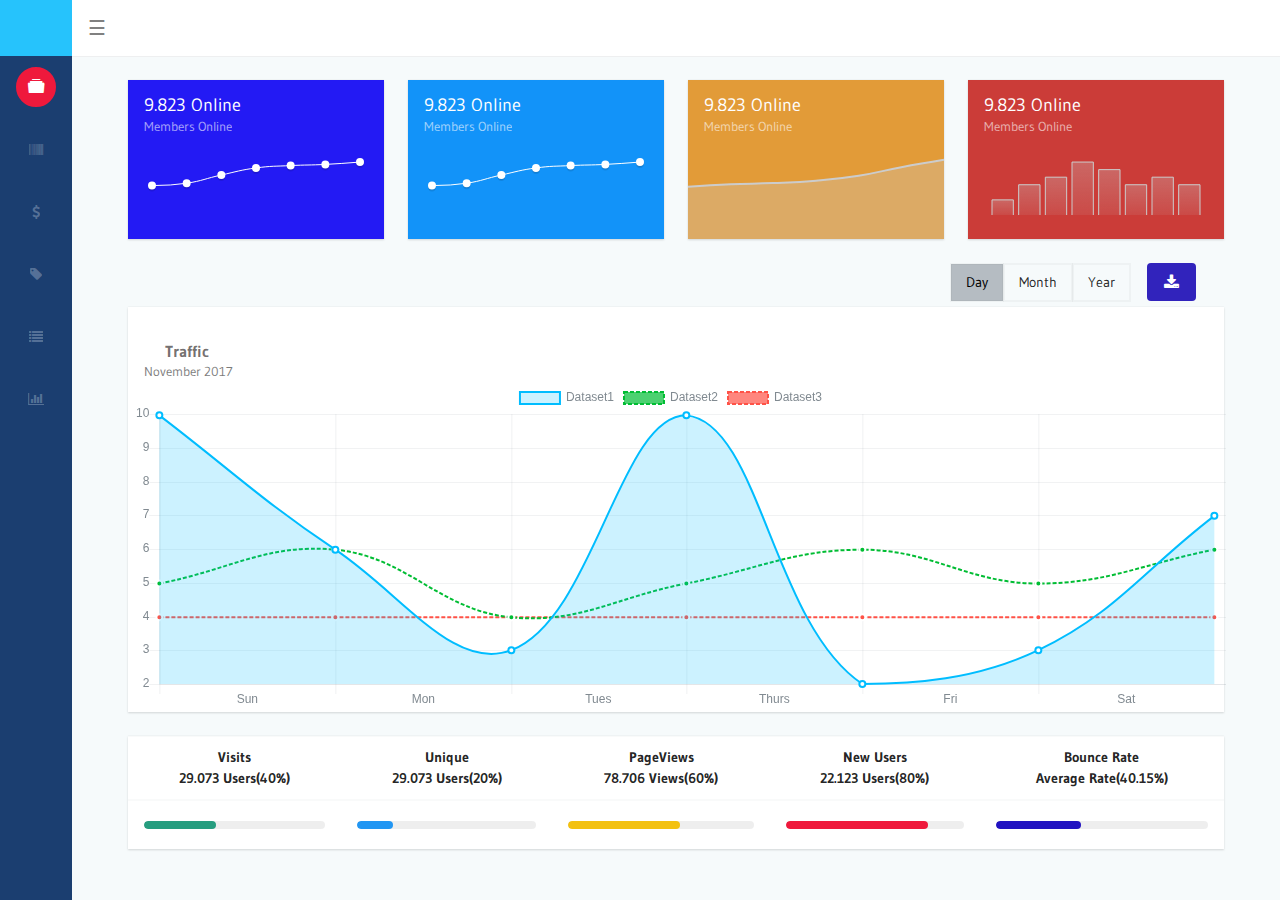
<file: index.html>
<!DOCTYPE html>
<html lang="en">
<head>
  <meta charset="utf-8" />
  <title>aside - Bootstrap 4 web application</title>
  <meta name="description" content="Responsive, Bootstrap, BS4" />
  <meta name="viewport" content="width=device-width, initial-scale=1, maximum-scale=1, minimal-ui" />
  <meta http-equiv="X-UA-Compatible" content="IE=edge">

  <!-- for ios 7 style, multi-resolution icon of 152x152 -->
  <meta name="apple-mobile-web-app-capable" content="yes">
  <meta name="apple-mobile-web-app-status-barstyle" content="black-translucent">
  <link rel="apple-touch-icon" href="images/logo.png">
  <meta name="apple-mobile-web-app-title" content="Flatkit">
  <!-- for Chrome on Android, multi-resolution icon of 196x196 -->
  <meta name="mobile-web-app-capable" content="yes">
  <link rel="shortcut icon" sizes="196x196" href="images/logo.png">
  
  <!-- style -->
  <link rel="stylesheet" href="css/animate.css/animate.min.css" type="text/css" />
  <link rel="stylesheet" href="css/glyphicons/glyphicons.css" type="text/css" />
  <link rel="stylesheet" href="css/font-awesome/css/font-awesome.min.css" type="text/css" />
  <link rel="stylesheet" href="css/material-design-icons/material-design-icons.css" type="text/css" />
  <link rel="stylesheet" href="css/ionicons/css/ionicons.min.css" type="text/css" />

  <link rel="stylesheet" href="css/bootstrap/dist/css/bootstrap.min.css" type="text/css" />

  <!-- build:css css/styles/app.min.css -->
  <link rel="stylesheet" href="css/styles/app.css?v=1" type="text/css" />
  <link rel="stylesheet" href="css/styles/style.css?v=4" type="text/css" />
  <!-- endbuild -->
  <link rel="stylesheet" href="css/styles/font.css" type="text/css" />
</head>
<body>
  <div class="app" id="app">

<!-- ############ LAYOUT START-->

  <!-- aside -->
  <div id="aside" class="app-aside fade nav-dropdown black">
    <!-- fluid app aside -->
    <div class="navside dk" data-layout="column">
      <div class="navbar no-radius text-center">
        <!-- brand -->
        <a href="chart.html" class="navbar-brand">
            
        
            <span class="hidden-folded inline">Spendlly Admin</span>
        </a>
        <!-- / brand -->
      </div>
      <div data-flex class="hide-scroll">
          <nav class="scroll nav-stacked nav-stacked-rounded nav-color">
            
            <ul class="nav" data-ui-nav>
              <li class="nav-header hidden-folded">
                <span class="text-xs">&nbsp;</span>
              
              </li>
              <li>
                <a href="index.html" class="b-danger active">
                  <span class="nav-icon text-white no-fade">
                    <i class="ion-filing"></i>
                  </span>
                  <span class="nav-text">Dashboard</span>
                </a>
              </li>
             
            
           
              <li>
                <a>
                  <span class="nav-caret">
                    <i class="fa fa-caret-down"></i>
                  </span>
                  <span class="nav-icon">
                    <i class="fa fa-barcode"></i>
                  </span>
                  <span class="nav-text">Produits</span>
                </a>
                <ul class="nav-sub nav-mega nav-mega-3">
                  <li>
                    <a href="product.html" >
                      <span class="nav-text">Liste des Produits</span>
                    </a>
                  </li>
                  <li>
                    <a href="brand.html" >
                      <span class="nav-text">Liste des marques</span>
                    </a>
                  </li>
                 
              </ul>
              <li>
                <a>
                  <span class="nav-caret">
                    <i class="fa fa-caret-down"></i>
                  </span>
                  <span class="nav-icon">
                    <i class="fa fa-dollar"></i>
                  </span>
                  <span class="nav-text">Ventes</span>
                </a>
                <ul class="nav-sub nav-mega">
                  <li>
                    <a href="general.html" >
                      <span class="nav-text">Clients</span>
                    </a>
                  </li>
                  <li>
                    <a href="commandes.html" >
                      <span class="nav-text">Commandes</span>
                    </a>
                  </li>
                  <li>
                    <a href="general.html" >
                      <span class="nav-text">Factures</span>
                    </a>
                  </li>
                  <li>
                    <a href="general.html" >
                      <span class="nav-text">Avoirs</span>
                    </a>
                  </li>
               
                </ul>
              </li>
            
              <li>
                <a>
                  <span class="nav-caret">
                    <i class="fa fa-caret-down"></i>
                  </span>
                  <span class="nav-icon">
                    <i class="fa fa-tag"></i>
                  </span>
                  <span class="nav-text">Achats</span>
                </a>
                <ul class="nav-sub">
                  <li>
                    <a href="list-four.html" >
                      <span class="nav-text">Liste des fournisseurs</span>
                    </a>
                  </li>
                  <li>
                    <a href="commandes.html" >
                      <span class="nav-text">Commandes</span>
                    </a>
                  </li>
                  <li>
                    <a href="general.html" >
                      <span class="nav-text">Approvisionement</span>
                    </a>
                  </li>
                  <li>
                    <a href="general.html" >
                      <span class="nav-text">Inventaire</span>
                    </a>
                  </li>
                  <li>
                    <a href="general.html" >
                      <span class="nav-text">Paiments fournisseurs</span>
                    </a>
                  </li>
                 
                </ul>
              </li>
            
              <li>
                <a>
                  <span class="nav-caret">
                    <i class="fa fa-caret-down"></i>
                  </span>
                  <span class="nav-icon">
                    <i class="fa fa-list"></i>
                  </span>
                  <span class="nav-text">Comptablite</span>
                </a>
                <ul class="nav-sub">
                  <li>
                    <a href="general.html" >
                      <span class="nav-text">Export facture Clients</span>
                    </a>
                  </li>
                  <li>
                    <a href="general.html" >
                      <span class="nav-text">Export Command fournisseurs</span>
                    </a>
                  </li>
                  <!-- <li>
                    <a href="footable.html" >
                      <span class="nav-text">Footable</span>
                    </a>
                  </li> -->
                </ul>
              </li>
              <li>
                <a>
                  <span class="nav-caret">
                    <i class="fa fa-caret-down"></i>
                  </span>
                  <span class="nav-icon">
                    <i class="fa  fa-bar-chart-o"></i>
                   
                  </span>
                  <span class="nav-text">Charts</span>
                </a>
                <ul class="nav-sub">
                  <li>
                    <a href="chart.html" >
                      <span class="nav-text">Ventes</span>
                    </a>
                  </li>
                  <li>
                    <a href="chart.html" >
                      <span class="nav-text">Achats</span>
                    </a>
                  </li>
                  <li>
                    <a href="chart.html" >
                      <span class="nav-text">Store Credit</span>
                    </a>
                  </li>
                  
                </ul>
              </li>
            </ul>
          </nav>
      </div>
    
    </div>
  </div>
  <!-- / -->
  
  <!-- content -->
  <div id="content" class="app-content box-shadow-z2 bg " role="main">
    <div class="app-header white bg b-b">
          <div class="navbar" >
                <a data-toggle="modal" data-target="#aside" class="navbar-item pull-left hidden-lg-up p-r m-a-0">
                  <i class="ion-navicon"></i>
                </a>
                <div class="navbar-item pull-left h5"  onClick="Menu();" id="pageTitle">&#9776; </div>
                <!-- nabar right -->
               
                <!-- / navbar right -->
          </div>
    </div>
 
    <div class="app-body">

<!-- ############ PAGE START-->
<div class="padding">
   

    <div class="row">
   
      <div class="col-sm-6 col-md-3">
        <div class="box box1">
          <div class="box-header">
            <h2>9.823 Online</h2>
            <small>Members Online</small>
          </div>
          <div class="box-body">
            <div data-ui-jp="plot" data-ui-options="
              [
                { 
                  data: [[1, 5.5], [2, 5.7], [3, 6.4], [4, 7.0], [5, 7.2], [6, 7.3], [7, 7.5]], 
                  points: { show: true, radius: 3}, 
                  splines: { show: true, tension: 0.45, lineWidth: 1} 
                }
              ], 
              {
                colors: ['#fff'],
                series: { shadowSize: 3 },
                xaxis: { show: false, font: { color: '#4BC0C0' }, position: 'bottom' },
                yaxis:{ show: false, font: { color: '#4BC0C0' }, min:3},
                grid: { hoverable: true, clickable: true, borderWidth: 0, color: 'rgba(120,120,120,0.5)' },
                tooltip: true,
                tooltipOpts: { content: '%x.0 is %y.4',  defaultTheme: false, shifts: { x: 0, y: -40 } }
              }
            " style="height:70px" >
            </div>
          </div>
        </div>
      </div>
      <div class="col-sm-6 col-md-3">
        <div class="box box2">
          <div class="box-header">
            <h2>9.823 Online</h2>
            <small>Members Online</small>
          </div>
          <div class="box-body">
            <div data-ui-jp="plot" data-ui-options="
              [
                { 
                  data: [[1, 5.5], [2, 5.7], [3, 6.4], [4, 7.0], [5, 7.2], [6, 7.3], [7, 7.5]], 
                  points: { show: true, radius: 3}, 
                  splines: { show: true, tension: 0.45, lineWidth: 1} 
                }
              ], 
              {
                colors: ['#fff'],
                series: { shadowSize: 3 },
                xaxis: { show: false, font: { color: '#4BC0C0' }, position: 'bottom' },
                yaxis:{ show: false, font: { color: '#4BC0C0' }, min:3,position: 'bottom'},
                grid: { hoverable: true, clickable: true, borderWidth: 0, color: 'rgba(120,120,120,0.5)' },
                tooltip: true,
                tooltipOpts: { content: '%x.0 is %y.4',  defaultTheme: false, shifts: { x: 0, y: -40 } }
              }
            " style="height:70px" >
            </div>
          </div>
        </div>
      </div>
      <div class="col-sm-6 col-md-3">
        <div class="box box3">
          <div class="box-header">
            <h2>9.823 Online</h2>
            <small>Members Online</small>
          </div>
          <div style="margin: 0 -2px">
            <div data-ui-jp="plot" data-ui-options="
              [
                { 
                  data: [[1, 6.1], [2, 6.3], [3, 6.4], [4, 6.6], [5, 7.0], [6, 7.7], [7, 8.3]], 
                  points: { show: false, radius: 0}, 
                  splines: { show: true, tension: 0.45, lineWidth: 2, fill: 0.3 } 
                }
              ],
              {
                colors: ['#cccs'],
                series: { shadowSize: 3 },
                xaxis: { show: false, font: { color: '#ccc' }, position: 'bottom' },
                yaxis:{ show: false, font: { color: '#ccc' }, max:10, min: 2},
                grid: { hoverable: true, clickable: true, borderWidth: 0, color: '#ccc' },
                tooltip: true,
                tooltipOpts: { content: '%x.0 is %y.4',  defaultTheme: false, shifts: { x: 0, y: -40 } }
              }
            " style="height:102px" >
            </div>
          </div>
        </div>
      </div>

      <div class="col-sm-6 col-md-3">
        <div class="box box4">
          <div class="box-header">
            <h2>9.823 Online</h2>
            <small>Members Online</small>
          </div>
          <div class="box-body">
            <div data-ui-jp="plot" data-ui-options="
              [
                { data: [[1, 2], [2, 4], [3, 5], [4, 7], [5, 6], [6, 4], [7, 5], [8, 4]] }
              ], 
              {
                bars: { show: true, spanGaps:false,fill: true,  barWidth: 0.8, lineWidth: 1, fillColor: { colors: [{ opacity: 0.3 }, { opacity: .1}] }, align: 'bottom' },
                colors: ['#ccc'],
                spanGaps:false,
                barPercentage: 1.0,
                categoryPercentage: 1.0,
                series: { shadowSize: 3 },
                xaxis: { show: false, font: { color: '#ccc' }, position: 'bottom' },
                yaxis:{ show: false, font: { color: '#ccc',position: 'bottom' }, barPercentage: 1.0,
                categoryPercentage: 1.0,},
                grid: { hoverable: true, clickable: true, borderWidth: 0, color: 'rgba(120,120,120,0.5)' },
                tooltip: true,
                tooltipOpts: { content: '%x.0 is %y.4',  defaultTheme: false, shifts: { x: 0, y: -40 } }
              }
            " style="height:70px" >
            </div>
          </div>
        </div>
      </div>

     
      <div class="col-sm-12 col-md-12">
        <ul class="nav nav-pills nav-pills-icons" role="tablist">
          <!--
              color-classes: "nav-pills-primary", "nav-pills-info", "nav- pills-success", "nav-pills-warning","nav-pills-danger"
          -->
          <li class="nav-item">
              <a class="nav-link active" href="#dashboard-1" role="tab" data-toggle="tab">
                
                  Day
              </a>
          </li>
          <li class="nav-item">
              <a class="nav-link " href="#schedule-1" role="tab" data-toggle="tab">
                  
                  Month
              </a>
          </li>
          <li class="nav-item">
              <a class="nav-link" href="#tasks-1" role="tab" data-toggle="tab">
                 
                  Year
              </a>
          </li>
          <button class="btn btn-download"> <i class="fa fa-download"></i></button>
      </ul>
      
         
        
        <div class="box " style="margin-top:.5%;">
          <div class="box-header box-header1">
            <h3>Traffic</h3>
            <small class="block text-muted">November 2017</small>
          </div>
          <div style="margin: 0 -2px">
            <div class="tab-content tab-space">
            <div class="tab-pane active" id="dashboard-1">
            
          
            <canvas data-ui-jp="chart" data-ui-options="
              {
                type: 'bar',
                data: {
                    labels: ['Sun', 'Mon', 'Tues', 'Thurs', 'Fri', 'Sat'],
                    datasets: [
                      {
                          label: 'Dataset1',
                          type: 'line',
                          data: [10, 6, 3, 10, 2, 3, 7],
                          fill: true,
                          backgroundColor: 'rgba(0,189,255,0.2)',
                          borderColor: 'rgba(0,189,255,1)',
                          borderWidth: 2,
                          borderJoinStyle: 'miter',
                          pointBorderColor: 'rgba(0,189,255,1)',
                          pointBackgroundColor: '#fff',
                          pointBorderWidth: 2,
                          pointHoverRadius: 2,
                          pointHoverBackgroundColor: 'rgba(0,189,255,1)',
                          pointHoverBorderColor: '#fff',
                          pointHoverBorderWidth: 2,
                          pointRadius: 3
                      },
                      {
                          label: 'Dataset2',
                          type: 'line',
                          data: [5,6, 4, 5, 6, 5,6],
                          fill: false,
                          borderDash: [4, 2],
                          backgroundColor: 'rgba(0, 189, 51,0.7)',
                          borderColor: 'rgba(0, 189, 51,1)',
                          borderWidth: 2,
                          borderJoinStyle: 'miter',
                          pointBorderColor: '#fff',
                          pointBackgroundColor: 'rgba(0, 189, 51,1)',
                          pointBorderWidth: 2,
                          pointHoverRadius: 2,
                          pointHoverBackgroundColor: 'rgba(0, 189, 51,1)',
                          pointHoverBorderColor: '#fff',
                          pointHoverBorderWidth: 2,
                          pointRadius: 3
                      }
                      ,
                      {
                          label: 'Dataset3',
                          type: 'line',
                          data: [4,4, 4, 4, 4, 4,4],
                          fill: false,
                          borderDash: [4, 2],
                          backgroundColor: 'rgba(255, 82, 71,0.7)',
                          borderColor: 'rgba(255, 82, 71,1)',
                          borderWidth: 2,
                          borderJoinStyle: 'miter',
                          pointBorderColor: '#fff',
                          pointBackgroundColor: 'rgba(255, 82, 71,1)',
                          pointBorderWidth: 2,
                          pointHoverRadius: 2,
                          pointHoverBackgroundColor: 'rgba(255, 82, 71,1)',
                          pointHoverBorderColor: '#fff',
                          pointHoverBorderWidth: 2,
                          pointRadius: 3
                      }
                    ]
                },
                options: {
                }
              }
              " height="90">
              </canvas>
            </div>
            <div class="tab-pane" id="schedule-1">
              <canvas data-ui-jp="chart" data-ui-options="
              {
                type: 'bar',
                data: {
                    labels: ['Jan', 'Feb', 'Mar', 'Apr', 'May', 'Jun'],
                    datasets: [
                      {
                          label: 'Dataset1',
                          type: 'line',
                          data: [80, 66, 53, 60, 42, 3, 7],
                          fill: true,
                          backgroundColor: 'rgba(0,189,255,0.2)',
                          borderColor: 'rgba(0,189,255,1)',
                          borderWidth: 2,
                          borderJoinStyle: 'miter',
                          pointBorderColor: 'rgba(0,189,255,1)',
                          pointBackgroundColor: '#fff',
                          pointBorderWidth: 2,
                          pointHoverRadius: 2,
                          pointHoverBackgroundColor: 'rgba(0,189,255,1)',
                          pointHoverBorderColor: '#fff',
                          pointHoverBorderWidth: 2,
                          pointRadius: 3
                      },
                      {
                          label: 'Dataset2',
                          type: 'line',
                          data: [45,46, 54, 59, 69, 75,76],
                          fill: false,
                          borderDash: [4, 2],
                          backgroundColor: 'rgba(0, 189, 51,0.7)',
                          borderColor: 'rgba(0, 189, 51,1)',
                          borderWidth: 2,
                          borderJoinStyle: 'miter',
                          pointBorderColor: '#fff',
                          pointBackgroundColor: 'rgba(0, 189, 51,1)',
                          pointBorderWidth: 2,
                          pointHoverRadius: 2,
                          pointHoverBackgroundColor: 'rgba(0, 189, 51,1)',
                          pointHoverBorderColor: '#fff',
                          pointHoverBorderWidth: 2,
                          pointRadius: 3
                      }
                      ,
                      {
                          label: 'Dataset3',
                          type: 'line',
                          data: [54,74, 74, 24, 34, 34,34],
                          fill: false,
                          borderDash: [4, 2],
                          backgroundColor: 'rgba(255, 82, 71,0.7)',
                          borderColor: 'rgba(255, 82, 71,1)',
                          borderWidth: 2,
                          borderJoinStyle: 'miter',
                          pointBorderColor: '#fff',
                          pointBackgroundColor: 'rgba(255, 82, 71,1)',
                          pointBorderWidth: 2,
                          pointHoverRadius: 2,
                          pointHoverBackgroundColor: 'rgba(255, 82, 71,1)',
                          pointHoverBorderColor: '#fff',
                          pointHoverBorderWidth: 2,
                          pointRadius: 3
                      }
                    ]
                },
                options: {
                }
              }
              " height="90">
              </canvas>
            </div>
            <div class="tab-pane" id="tasks-1">
              <canvas data-ui-jp="chart" data-ui-options="
              {
                type: 'bar',
                data: {
                    labels: ['2011', '2012', '2013', '2014', '2015', '2016'],
                    datasets: [
                      {
                          label: 'Dataset1',
                          type: 'line',
                          data: [20, 36, 33, 30, 20, 33, 37],
                          fill: true,
                          backgroundColor: 'rgba(0,189,255,0.2)',
                          borderColor: 'rgba(0,189,255,1)',
                          borderWidth: 2,
                          borderJoinStyle: 'miter',
                          pointBorderColor: 'rgba(0,189,255,1)',
                          pointBackgroundColor: '#fff',
                          pointBorderWidth: 2,
                          pointHoverRadius: 2,
                          pointHoverBackgroundColor: 'rgba(0,189,255,1)',
                          pointHoverBorderColor: '#fff',
                          pointHoverBorderWidth: 2,
                          pointRadius: 3
                      },
                      {
                          label: 'Dataset2',
                          type: 'line',
                          data: [15,16, 14, 15, 16, 15,6],
                          fill: false,
                          borderDash: [4, 2],
                          backgroundColor: 'rgba(0, 189, 51,0.7)',
                          borderColor: 'rgba(0, 189, 51,1)',
                          borderWidth: 2,
                          borderJoinStyle: 'miter',
                          pointBorderColor: '#fff',
                          pointBackgroundColor: 'rgba(0, 189, 51,1)',
                          pointBorderWidth: 2,
                          pointHoverRadius: 2,
                          pointHoverBackgroundColor: 'rgba(0, 189, 51,1)',
                          pointHoverBorderColor: '#fff',
                          pointHoverBorderWidth: 2,
                          pointRadius: 3
                      }
                      ,
                      {
                          label: 'Dataset3',
                          type: 'line',
                          data: [10,4, 14, 24, 34, 14,4],
                          fill: false,
                          borderDash: [4, 2],
                          backgroundColor: 'rgba(255, 82, 71,0.7)',
                          borderColor: 'rgba(255, 82, 71,1)',
                          borderWidth: 2,
                          borderJoinStyle: 'miter',
                          pointBorderColor: '#fff',
                          pointBackgroundColor: 'rgba(255, 82, 71,1)',
                          pointBorderWidth: 2,
                          pointHoverRadius: 2,
                          pointHoverBackgroundColor: 'rgba(255, 82, 71,1)',
                          pointHoverBorderColor: '#fff',
                          pointHoverBorderWidth: 2,
                          pointRadius: 3
                      }
                    ]
                },
                options: {
                }
              }
              " height="90">
              </canvas>
            </div>
      
          </div>
        </div>
      </div>
      </div>
      <div class="col-sm-12">
        <div class="box">
          
          <table class="table">
            <thead>
              <tr>
                <th class="text-center">Visits<br>29.073 Users(40%)</th>
                <th class="text-center">Unique<br>29.073 Users(20%)</th>
                <th class="text-center">PageViews<br>78.706 Views(60%)</th>
                <th class="text-center">New Users<br>22.123 Users(80%)</th>
                <th class="text-center">Bounce Rate<br>Average Rate(40.15%)</th>
              </tr>
            </thead>
            <tbody>
              <tr>
                <td>
                  <div class="progress progress-xs m-y-sm">
                    
                    <div class="progress-bar green" style="width: 40%"></div>
                  </div>
                </td>
                <td>
                  <div class="progress progress-xs m-y-sm">
                    
                    <div class="progress-bar info" style="width: 20%"></div>
                  </div>
                </td>
                <td>
                  <div class="progress progress-xs m-y-sm">
                    
                    <div class="progress-bar warning" style="width: 60%"></div>
                  </div>
                </td>
                <td>
                  <div class="progress progress-xs m-y-sm">
                    
                    <div class="progress-bar danger" style="width: 80%"></div>
                  </div>
                </td>
                <td>
                  <div class="progress progress-xs m-y-sm">
                    
                    <div class="progress-bar violet" style="width: 40.15%"></div>
                  </div>
                </td>
               
              </tr>
             
             
            </tbody>
          </table>
        </div>
      </div>


    </div>
</div>

<!-- ############ PAGE END-->

    </div>
  </div>
  <!-- / -->

  

<!-- ############ LAYOUT END-->
  </div>

<!-- build:js scripts/app.min.js -->
<!-- jQuery -->
  <script src="libs/jquery/dist/jquery.js"></script>
<!-- Bootstrap -->
  <script src="libs/tether/dist/js/tether.min.js"></script>
  <script src="libs/bootstrap/dist/js/bootstrap.js"></script>
<!-- core -->
  <script src="libs/jQuery-Storage-API/jquery.storageapi.min.js"></script>
  <script src="libs/PACE/pace.min.js"></script>
  <script src="libs/jquery-pjax/jquery.pjax.js"></script>
  <script src="libs/blockUI/jquery.blockUI.js"></script>
  <script src="libs/jscroll/jquery.jscroll.min.js"></script>

  <script src="scripts/config.lazyload.js"></script>
  <script src="scripts/ui-load.js"></script>
  <script src="scripts/ui-jp.js"></script>
  <script src="scripts/ui-include.js"></script>
  <script src="scripts/ui-form.js"></script>

  <script src="scripts/ui-nav.js"></script>

  <script src="scripts/app.js"></script>
  <script src="scripts/ajax.js"></script>
<!-- endbuild -->
<script>

  function Menu()
  {
    
    $('#aside').toggleClass('folded');
  
    
  }
</script>
</body>
</html>
</file>
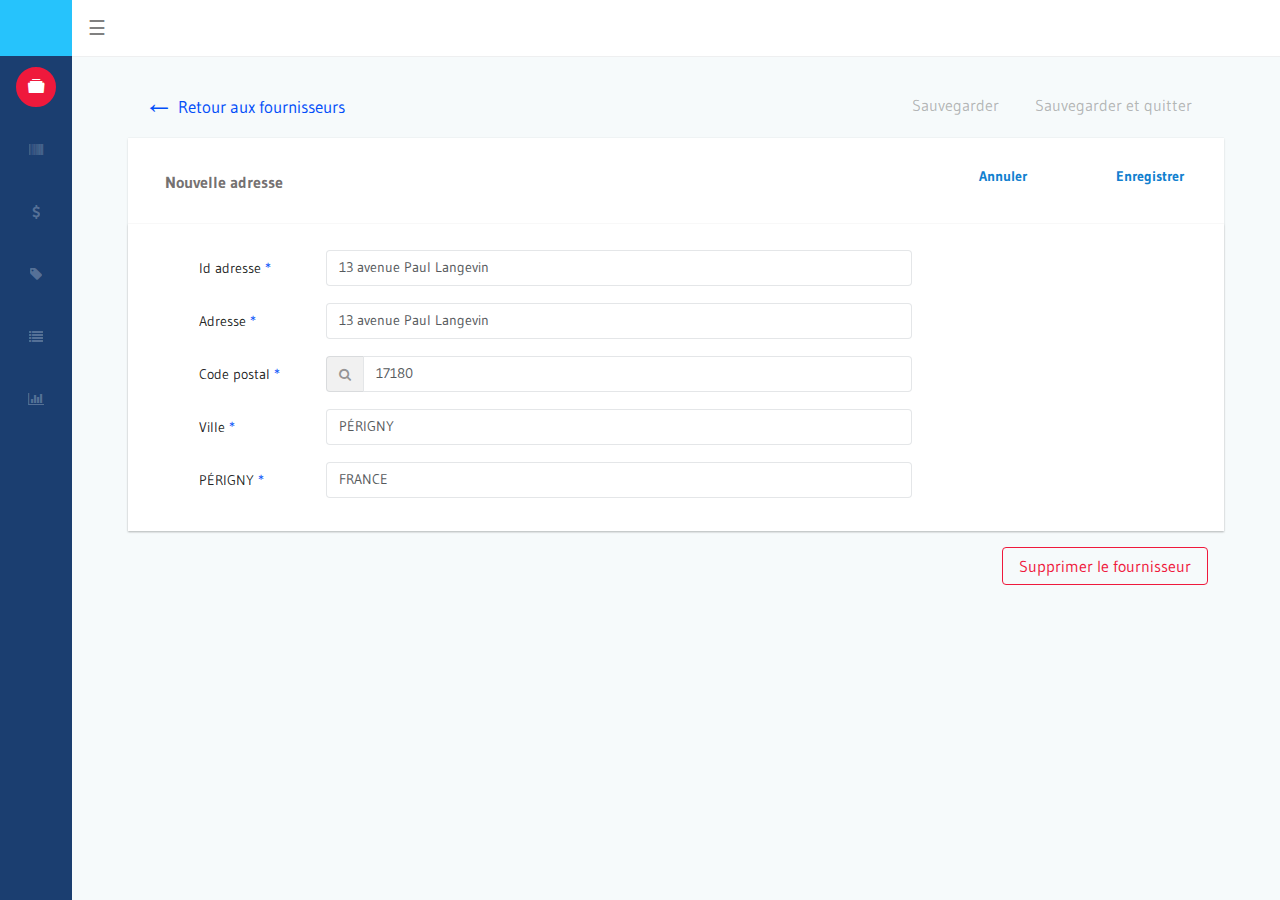
<file: address.html>
<!DOCTYPE html>
<html lang="en">
<head>
  <meta charset="utf-8" />
  <title>aside - Bootstrap 4 web application</title>
  <meta name="description" content="Responsive, Bootstrap, BS4" />
  <meta name="viewport" content="width=device-width, initial-scale=1, maximum-scale=1, minimal-ui" />
  <meta http-equiv="X-UA-Compatible" content="IE=edge">

  <!-- for ios 7 style, multi-resolution icon of 152x152 -->
  <meta name="apple-mobile-web-app-capable" content="yes">
  <meta name="apple-mobile-web-app-status-barstyle" content="black-translucent">
  <link rel="apple-touch-icon" href="images/logo.png">
  <meta name="apple-mobile-web-app-title" content="Flatkit">
  <!-- for Chrome on Android, multi-resolution icon of 196x196 -->
  <meta name="mobile-web-app-capable" content="yes">
  <link rel="shortcut icon" sizes="196x196" href="images/logo.png">
  
  <!-- style -->
  <link rel="stylesheet" href="css/animate.css/animate.min.css" type="text/css" />
  <link rel="stylesheet" href="css/glyphicons/glyphicons.css" type="text/css" />
  <link rel="stylesheet" href="css/font-awesome/css/font-awesome.min.css" type="text/css" />
  <link rel="stylesheet" href="css/material-design-icons/material-design-icons.css" type="text/css" />
  <link rel="stylesheet" href="css/ionicons/css/ionicons.min.css" type="text/css" />

  <link rel="stylesheet" href="css/bootstrap/dist/css/bootstrap.min.css" type="text/css" />

  <!-- build:css css/styles/app.min.css -->
  <link rel="stylesheet" href="css/styles/app.css?v=1" type="text/css" />
  <link rel="stylesheet" href="css/styles/style.css?v=8" type="text/css" />
  <!-- endbuild -->
  <link rel="stylesheet" href="css/styles/font.css" type="text/css" />
</head>
<body>
  <div class="app" id="app">

<!-- ############ LAYOUT START-->

  <!-- aside -->
  <div id="aside" class="app-aside fade nav-dropdown black">
    <!-- fluid app aside -->
    <div class="navside dk" data-layout="column">
      <div class="navbar no-radius text-center">
        <!-- brand -->
        <a href="index.html" class="navbar-brand">
            
        
            <span class="hidden-folded inline">Spendlly Admin</span>
        </a>
        <!-- / brand -->
      </div>
      <div data-flex class="hide-scroll">
          <nav class="scroll nav-stacked nav-stacked-rounded nav-color">
            
            <ul class="nav" data-ui-nav>
              <li class="nav-header hidden-folded">
                <span class="text-xs">&nbsp;</span>
              
              </li>
              <li>
                <a href="index.html" class="b-danger active">
                  <span class="nav-icon text-white no-fade">
                    <i class="ion-filing"></i>
                  </span>
                  <span class="nav-text">Dashboard</span>
                </a>
              </li>
             
            
           
              <li>
                <a>
                  <span class="nav-caret">
                    <i class="fa fa-caret-down"></i>
                  </span>
                  <span class="nav-icon">
                    <i class="fa fa-barcode"></i>
                  </span>
                  <span class="nav-text">Produits</span>
                </a>
                <ul class="nav-sub nav-mega nav-mega-3">
                  <li>
                    <a href="product.html" >
                      <span class="nav-text">Liste des Produits</span>
                    </a>
                  </li>
                  <li>
                    <a href="brand.html" >
                      <span class="nav-text">Liste des marques</span>
                    </a>
                  </li>
                 
              </ul>
              <li>
                <a>
                  <span class="nav-caret">
                    <i class="fa fa-caret-down"></i>
                  </span>
                  <span class="nav-icon">
                    <i class="fa fa-dollar"></i>
                  </span>
                  <span class="nav-text">Ventes</span>
                </a>
                <ul class="nav-sub nav-mega">
                  <li>
                    <a href="general.html" >
                      <span class="nav-text">Clients</span>
                    </a>
                  </li>
                  <li>
                    <a href="commandes.html" >
                      <span class="nav-text">Commandes</span>
                    </a>
                  </li>
                  <li>
                    <a href="general.html" >
                      <span class="nav-text">Factures</span>
                    </a>
                  </li>
                  <li>
                    <a href="general.html" >
                      <span class="nav-text">Avoirs</span>
                    </a>
                  </li>
               
                </ul>
              </li>
            
              <li>
                <a>
                  <span class="nav-caret">
                    <i class="fa fa-caret-down"></i>
                  </span>
                  <span class="nav-icon">
                    <i class="fa fa-tag"></i>
                  </span>
                  <span class="nav-text">Achats</span>
                </a>
                <ul class="nav-sub">
                  <li>
                    <a href="list-four.html" >
                      <span class="nav-text">Liste des fournisseurs</span>
                    </a>
                  </li>
                  <li>
                    <a href="commandes.html" >
                      <span class="nav-text">Commandes</span>
                    </a>
                  </li>
                  <li>
                    <a href="general.html" >
                      <span class="nav-text">Approvisionement</span>
                    </a>
                  </li>
                  <li>
                    <a href="general.html" >
                      <span class="nav-text">Inventaire</span>
                    </a>
                  </li>
                  <li>
                    <a href="general.html" >
                      <span class="nav-text">Paiments fournisseurs</span>
                    </a>
                  </li>
                 
                </ul>
              </li>
            
              <li>
                <a>
                  <span class="nav-caret">
                    <i class="fa fa-caret-down"></i>
                  </span>
                  <span class="nav-icon">
                    <i class="fa fa-list"></i>
                  </span>
                  <span class="nav-text">Comptablite</span>
                </a>
                <ul class="nav-sub">
                  <li>
                    <a href="general.html" >
                      <span class="nav-text">Export facture Clients</span>
                    </a>
                  </li>
                  <li>
                    <a href="general.html" >
                      <span class="nav-text">Export Command fournisseurs</span>
                    </a>
                  </li>
                  <!-- <li>
                    <a href="footable.html" >
                      <span class="nav-text">Footable</span>
                    </a>
                  </li> -->
                </ul>
              </li>
              <li>
                <a>
                  <span class="nav-caret">
                    <i class="fa fa-caret-down"></i>
                  </span>
                  <span class="nav-icon">
                    <i class="fa  fa-bar-chart-o"></i>
                   
                  </span>
                  <span class="nav-text">Charts</span>
                </a>
                <ul class="nav-sub">
                  <li>
                    <a href="chart.html" >
                      <span class="nav-text">Ventes</span>
                    </a>
                  </li>
                  <li>
                    <a href="chart.html" >
                      <span class="nav-text">Achats</span>
                    </a>
                  </li>
                  <li>
                    <a href="chart.html" >
                      <span class="nav-text">Store Credit</span>
                    </a>
                  </li>
                  
                </ul>
              </li>
            </ul>
          </nav>
      </div>
    
    </div>
  </div>
  <!-- / -->
  
  <!-- content -->
  <div id="content" class="app-content box-shadow-z2 bg " role="main">
    <div class="app-header white bg b-b">
          <div class="navbar" >
                <a data-toggle="modal" data-target="#aside" class="navbar-item pull-left hidden-lg-up p-r m-a-0">
                  <i class="ion-navicon"></i>
                </a>
                <div class="navbar-item pull-left h5"  onClick="Menu();" id="pageTitle">&#9776; </div>
                <!-- nabar right -->
                
                <!-- / navbar right -->
          </div>
    </div>
 
    <div class="app-body">

<!-- ############ PAGE START-->
<div class="padding">
   

    <div class="row">
   
    
      <div class="col-sm-12 col-md-12">
        <div class=" bg p-x">
        <div class="row">
          <div class="col-sm-6 push-sm-6">
            <div class="p-y text-center text-sm-right">
              <a href="#" class="inline p-x text-center">
                <span class="h6 gray block m-a-0">Sauvegarder</span>
              
              </a>
              <a href="#" class="inline p-x  text-center">
                <span class="h6 gray block m-a-0">Sauvegarder et quitter</span>
              
              </a>
              
            </div>
          </div>
          <div class="col-sm-6 pull-sm-6">
            <div class=" clearfix nav-active-info">
            <a href="list-four.html" class="retour block m-a-0 color-blue"><span style='font-size:30px;padding-top: 6px;'>&#8592;</span> Retour aux fournisseurs</a>
            </div>
          </div>
        </div>
      </div>
         
        
        <div class="box " style="margin-top:.5%;">
          <div class="box-header box-header1">
            <h3 style="float:left">Nouvelle adresse</h3>
            
          </div>


        
        

          <ul class="nav navbar-nav pull-right nav-pages pull-sm-6 clearfix"  role="tablist">
            <!--
                color-classes: "nav-pills-primary", "nav-pills-info", "nav- pills-success", "nav-pills-warning","nav-pills-danger"
            -->
            <li class="nav-item">
                <a class="nav-link btn btn-outline b-info " href="general.html" >
                  
                  Annuler
                </a>
            </li>
            <li class="nav-item">
                <a class="nav-link btn btn-outline b-info" href="gener" role="tab" data-toggle="tab">
                    
                  Enregistrer
                </a>
            </li>
           
            
        </ul>
     
          <div style="margin-top:70px;">
            <div class="tab-content tab-space ">
            <div class="tab-pane active" id="dashboard-1">
              <form data-ui-jp="parsley">
                <div class="box">
                 
                  <div class="box-body">                    
                    <div class="form-group forms row  mt-2">
                      <label class="col-md-1 form-control-label form-label">Id adresse <span class="color-blue " >*</span> </label>
                      
                      <div class="col-md-10">
                      
                        <input type="text" class="form-control" required value="13 avenue Paul Langevin">
                       
                      </div>
                    </div>
                    <div class="form-group row">
                      <label class="col-md-1 form-control-label form-label">Adresse <span class="color-blue " >*</span> </label>
                      
                      <div class="col-md-10">
                      
                        <input type="text" class="form-control" required value="13 avenue Paul Langevin">
                       
                      </div>
                    </div>
                    <div class="form-group row">
                      <label class="col-md-1 form-control-label form-label">Code postal <span class="color-blue " >*</span> </label>
                      
                      <div class="col-md-10">
                      
                        <div class="input-group">
                          <span class="input-group-addon"><i class="fa fa-search"></i></span>
                          <input type="text" class="form-control" required data-parsley-errors-container="#error" value="17180">
                        
                        </div>
                       
                        
                        <div id="error"></div>
                      </div>
                    </div>
                    <div class="form-group row">
                      <label class="col-md-1 form-control-label form-label">Ville <span class="color-blue " >*</span> </label>
                      
                      <div class="col-md-10">
                      
                        <input type="text" class="form-control" required value="PÉRIGNY">
                       
                      </div>
                    </div>
                    <div class="form-group row">
                      <label class="col-md-1 form-control-label form-label">PÉRIGNY <span class="color-blue " >*</span> </label>
                      
                      <div class="col-md-10">
                      
                        <input type="text" class="form-control" required value="FRANCE">
                       
                      </div>
                    </div>
                    
                    
                  </div>
                  <div class=" p-a text-right">
                    <button type="submit" class="btn btn-outline b-danger text-danger">Supprimer le fournisseur</button>
                  </div>
                </div>
                     
              
              </form>
            
          
            </div>
            <div class="tab-pane" id="schedule-1">
              <form data-ui-jp="parsley">
                <div class="box">
                 
                  <div class="box-body">                    
                    <div class="form-group forms row  mt-2">
                      <label class="col-md-2 form-control-label">N&#176; de TVA INTRA <span class="color-blue " >*</span> </label>
                      
                      <div class="col-md-10">
                      
                        <input type="text" class="form-control" required value="FR04543543534543543211">
                       
                      </div>
                    </div>
                    <div class="form-group row">
                      <label class="col-md-2 form-control-label">Code compatble general <span class="color-blue " >*</span> </label>
                      
                      <div class="col-md-10">
                      
                        <input type="text" class="form-control" required value="411">
                       
                      </div>
                    </div>
                    <div class="form-group row mb-5">
                      <label class="col-md-2 form-control-label">Code compatble auxillarie <span class="color-blue " >*</span> </label>
                      
                      <div class="col-md-10">
                      
                        <input type="text" class="form-control" required value="416">
                       
                      </div>
                    </div>
             
                    
                    
                  </div>
                  <div class=" p-a text-right">
                    <button type="submit" class="btn btn-outline b-danger text-danger">Supprimer le fournisseur</button>
                  </div>
                </div>
                     
              
              </form>
              
            </div>
            <div class="tab-pane" id="tasks-1">
              <div class="box">
                <div class="box-header">
                  <div class="row p-a">
                    <div class="col-sm-5">
                      <div class="input-group">
                        <input type="text" class="form-control" placeholder="Search">
                        <span class="input-group-btn">
                          <button class="btn white" type="button">Go!</button>
                        </span>
                      </div>            
                    </div>
                    <div class="col-sm-4">
                    </div>
                    <div class="col-sm-3">
                      <div class="input-group">
                        
                      </div>
                    </div>
                  </div>
                </div>
                
                <div class="table-responsive">
                  <table class="table table-striped b-t">
                    <thead>
                      <tr>
                        <th style="width:20px;">
                          <label class="ui-check m-a-0">
                            <input type="checkbox"><i></i>
                          </label>
                        </th>
                        <th>Id adresse</th>
                        <th>Adresse</th>
                        <th>Code postal</th>
                        <th>Ville</th>
                        <th>Pays</th>
                        <th style="width:50px;"></th>
                      </tr>
                    </thead>
                    <tbody>
                      <tr>
                        <td><label class="ui-check m-a-0"><input type="checkbox" name="post[]"><i class="dark-white"></i></label></td>
                        <td>Adresse 1</td>
                        <td>13 avenue Paullangevin</td>
                        <td>17180</td>
                        <td>Périgny</td>
                        <td>Périgny</td>
                        <td><a href ="general.html" class="btn btn-outline b-info text-info voir">Voir</a></td>
                      </tr>
                      <tr>
                        <td><label class="ui-check m-a-0"><input type="checkbox" name="post[]"><i class="dark-white"></i></label></td>
                        <td>Adresse 1</td>
                        <td>13 avenue Paullangevin</td>
                        <td>17180</td>
                        <td>Périgny</td>
                        <td>Périgny</td>
                        <td><a href ="general.html" class="btn btn-outline b-info text-info voir">Voir</a></td>
                      </tr>
                     
                      
                    </tbody>
                   
                  </table>
            
                </div>
                </div>
                <footer class="light lt p-a">
                  <div class="row">
                  
                    
                    <div class="col-sm-12 text-right text-center-xs">                
                      <ul class="pagination m-a-0">
                        <li><a href="#"><i class="fa fa-chevron-left"></i></a></li>
                        <li class="active"><a href="#">1</a></li>
                       
                       
                        <li><a href="#"><i class="fa fa-chevron-right"></i></a></li>
                      </ul>
                    </div>
                  </div>
                </footer>
            </div>

            <div class="tab-pane" id="contact">
              <div class="box">
                
                <div class="box-body">
                  Filter: <input id="filter" type="text" class="form-control input-sm w-auto inline m-r" placeholder="type string ...."/>
                </div>
                <div>
                  <table class="table m-b-none" data-ui-jp="footable" data-filter="#filter" data-page-size="5">
                    <thead>
                      <tr>
                          <th data-toggle="true">
                            Id Contact
                          </th>
                          <th>
                              Nom
                          </th>
                          <th data-hide="phone,tablet">
                              Prenom
                          </th>
                          <th data-hide="phone,tablet" data-name="Date Of Birth">
                              Poste
                          </th>
                          <th data-hide="email">
                              E-mail
                          </th>
                          <th data-hide="phone">
                            Telephone
                        </th>
                        <th data-hide="portable">
                          Portable
                      </th>
                        <th data-hide="Note">
                          Note
                      </th>
                      </tr>
                    </thead>
                    <tbody>
                      <tr>
                          <td>Contact1</td>
                          <td><a href="#">Nori</a></td>
                          <td>Sampaa</td>
                          <td data-value="78025368997">Commerciale</td>
                          <td>sampa.nori@gmail.com</td>
                          <td><a href="#">012324234324234324</a></td>
                          <td>04324234234324</td>
                          <td>Pas disp le main</td>
                      </tr>
                      <tr>
                        <td>Contact2</td>
                        <td><a href="#">Jes</a></td>
                        <td>Sampaa</td>
                        <td data-value="78025368997">Commerciale</td>
                        <td>sampa.nori@gmail.com</td>
                        <td><a href="#">012324234324234324</a></td>
                        <td>04324234234324</td>
                        <td>Pas disp le main</td>
                      </tr>
                      <tr>
                        <td>Contact1</td>
                        <td><a href="#">Nori</a></td>
                        <td>Sampaa</td>
                        <td data-value="78025368997">Commerciale</td>
                        <td>sampa.nori@gmail.com</td>
                        <td><a href="#">012324234324234324</a></td>
                        <td>04324234234324</td>
                        <td>Pas disp le main</td>
                      </tr>
                      <tr>
                        <td>Contact1</td>
                        <td><a href="#">Nori</a></td>
                        <td>Sampaa</td>
                        <td data-value="78025368997">Commerciale</td>
                        <td>sampa.nori@gmail.com</td>
                        <td><a href="#">012324234324234324</a></td>
                        <td>04324234234324</td>
                        <td>Pas disp le main</td>
                      </tr>
                      <tr>
                        <td>Contact1</td>
                        <td><a href="#">Nori</a></td>
                        <td>Sampaa</td>
                        <td data-value="78025368997">Commerciale</td>
                        <td>sampa.nori@gmail.com</td>
                        <td><a href="#">012324234324234324</a></td>
                        <td>04324234234324</td>
                        <td>Pas disp le main</td>
                      </tr>
                      <tr>
                        <td>Contact1</td>
                        <td><a href="#">Nori</a></td>
                        <td>Sampaa</td>
                        <td data-value="78025368997">Commerciale</td>
                        <td>sampa.nori@gmail.com</td>
                        <td><a href="#">012324234324234324</a></td>
                        <td>04324234234324</td>
                        <td>Pas disp le main</td>
                      </tr>
                      <tr>
                        <td>Contact1</td>
                        <td><a href="#">Nori</a></td>
                        <td>Sampaa</td>
                        <td data-value="78025368997">Commerciale</td>
                        <td>sampa.nori@gmail.com</td>
                        <td><a href="#">012324234324234324</a></td>
                        <td>04324234234324</td>
                        <td>Pas disp le main</td>
                      </tr>
                      <tr>
                        <td>Contact1</td>
                        <td><a href="#">Nori</a></td>
                        <td>Sampaa</td>
                        <td data-value="78025368997">Commerciale</td>
                        <td>sampa.nori@gmail.com</td>
                        <td><a href="#">012324234324234324</a></td>
                        <td>04324234234324</td>
                        <td>Pas disp le main</td>
                      </tr>
                      <tr>
                        <td>Contact1</td>
                        <td><a href="#">Nori</a></td>
                        <td>Sampaa</td>
                        <td data-value="78025368997">Commerciale</td>
                        <td>sampa.nori@gmail.com</td>
                        <td><a href="#">012324234324234324</a></td>
                        <td>04324234234324</td>
                        <td>Pas disp le main</td>
                      </tr>
                      <tr>
                        <td>Contact1</td>
                        <td><a href="#">Nori</a></td>
                        <td>Sampaa</td>
                        <td data-value="78025368997">Commerciale</td>
                        <td>sampa.nori@gmail.com</td>
                        <td><a href="#">012324234324234324</a></td>
                        <td>04324234234324</td>
                        <td>Pas disp le main</td>
                      </tr>
                    </tbody>
                    <tfoot class="hide-if-no-paging">
                      <tr>
                          <td colspan="5" class="text-left">
                              <ul class="pagination"></ul>
                          </td>
                      </tr>
                    </tfoot>
                  </table>
                </div>
              </div>
            </div>

            <div class="tab-pane" id="tariff">
              <form data-ui-jp="parsley">
                <div class="box">
                 
                  <div class="box-body">                    
                    <div class="form-group forms row  mt-2">
                      <label class="col-md-2 form-control-label">Produits liés à ce <br> fournisseur <span class="color-blue " >*</span> </label>
                      
                      <div class="col-md-10">
                      
                        
                          <select id="dates-field2" class="multiselect-ui form-control" multiple="multiple">
                            <option value="Product1" selected=selected>Product1</option>
                          
                            <option value="Product2" selected=selected>Product2</option>
                            <option value="Product3">Product3</option>
                             
                        </select>
                      
                      
                       
                      </div>
                    </div>
                    <div class="form-group row">
                      <label class="col-md-2 form-control-label">Franco de commande <span class="color-blue " >*</span> </label>
                      
                      <div class="col-md-10">
                      
                        <div class="input-group m-b">
                          <span class="input-group-addon">€</span>
                          <input type="text" class="form-control" required>
                          <span class="input-group-addon">.00</span>
                        </div>
                       
                      </div>
                    </div>
                    <div class="form-group row ">
                      <label class="col-md-2 form-control-label">Conditions tarifaires <span class="color-blue " >*</span> </label>
                      
                      <div class="col-md-10">
                      
                        
                        <select id="dates-field2" class=" form-control">
                          <option value="Product1" selected=selected>Product1</option>
                        
                          <option value="Product2" selected=selected>Product2</option>
                          <option value="Product3">Product3</option>
                           
                      </select>
                       
                      </div>
                    </div>

                    <div class="form-group row ">
                      <label class="col-md-2 form-control-label">Conditions tarifaires <span class="color-blue " >*</span> </label>
                      
                      <div class="col-md-10">
                      
                        <select id="dates-field2" class=" form-control">
                          <option value="Product1" selected=selected>Product1</option>
                        
                          <option value="Product2" selected=selected>Product2</option>
                          <option value="Product3">Product3</option>
                           
                      </select>
                    
                       
                      </div>
                    </div>
                    <div class="form-group row mb-5">
                      <label class="col-md-2 form-control-label">Délais de paiement <span class="color-blue " >*</span> </label>
                      
                      <div class="col-md-10">
                      
                        <input type="text" class="form-control" required value="30 jours ouvrés">
                       
                      </div>
                    </div>
             
                    
                    
                  </div>
                  <div class=" p-a text-right">
                    <button type="submit" class="btn btn-outline b-danger text-danger">Supprimer le fournisseur</button>
                  </div>
                </div>
                     
              
              </form>
            </div>
            <div class="tab-pane" id="history">
              <div class="box">
                
                <div class="box-body">
                  Filter: <input id="filter" type="text" class="form-control input-sm w-auto inline m-r" placeholder="type string ...."/>
                </div>
                <div>
                  <table class="table m-b-none" data-ui-jp="footable" data-filter="#filter" data-page-size="5">
                    <thead>
                      <tr>
                          <th data-toggle="true">
                            N° du bon de <br>commande
                          </th>
                          <th>
                            Date de <br>commande
                          </th>
                          <th data-hide="phone,tablet">
                            Date de réception<br> prévue
                          </th>
                          <th data-hide="phone,tablet" data-name="Date Of Birth">
                            Statut
                          </th>
                          <th data-hide="email">
                            Minimum de<br> commande
                          </th>
                          <th data-hide="phone">
                            Minimum de <br>commande
                        </th>
                        <th data-hide="portable">
                          Minimum de <br>commande
                      </th>
                       
                      </tr>
                    </thead>
                    <tbody>
                      <tr>
                          <td>SMPN000112</td>
                          <td><a href="#">2012/01/01</a></td>
                          <td>2012/01/01</td>
                          <td data-value="2"><span class="label" title="Disabled">Réceptionnée</span></td>
                          <td data-value="78025368997">100</td>
                          <td>200</td>
                          <td><a href="#">120</a></td>
                          
                      </tr>
                      <tr>
                        <td>SMPN000112</td>
                        <td><a href="#">2012/01/01</a></td>
                        <td>2012/01/01</td>
                        <td data-value="2"><span class="label success" title="Disabled">Réceptionnée</span></td>
                        <td data-value="78025368997">100</td>
                        <td>200</td>
                        <td><a href="#">120</a></td>
                      </tr>
                      <tr>
                        <td>SMPN000112</td>
                        <td><a href="#">2012/01/01</a></td>
                        <td>2012/01/01</td> 
                        <td data-value="2"><span class="label success" title="Disabled">Réceptionnée</span></td>
                        <td data-value="78025368997">100</td>
                        <td>200</td>
                        <td><a href="#">120</a></td>
                      </tr>
                      <tr>
                        <td>SMPN000112</td>
                        <td><a href="#">2012/01/01</a></td>
                        <td>2012/01/01</td>
                        <td data-value="2"><span class="label success" title="Disabled">Réceptionnée</span></td>
                        <td data-value="78025368997">100</td>
                        <td>200</td>
                        <td><a href="#">120</a></td>
                      </tr>
                      <tr>
                        <td>SMPN000112</td>
                        <td><a href="#">2012/01/01</a></td>
                        <td>2012/01/01</td>
                        <td data-value="2"><span class="label warning" title="Disabled">Réceptionnée</span></td>
                        <td data-value="78025368997">100</td>
                        <td>200</td>
                        <td><a href="#">120</a></td>
                      </tr>
                      <tr>
                        <td>SMPN000112</td>
                        <td><a href="#">2012/01/01</a></td>
                        <td>2012/01/01</td>
                        <td data-value="2"><span class="label warning" title="Disabled">Réceptionnée</span></td>
                        <td data-value="78025368997">100</td>
                        <td>200</td>
                        <td><a href="#">120</a></td>
                      </tr>
                      <tr>
                        <td>SMPN000112</td>
                        <td><a href="#">2012/01/01</a></td>
                        <td>2012/01/01</td>
                        <td data-value="2"><span class="label warning" title="Disabled">Réceptionnée</span></td>
                        <td data-value="78025368997">100</td>
                        <td>200</td>
                        <td><a href="#">120</a></td>
                      </tr>
                      <tr>
                        <td>SMPN000112</td>
                        <td><a href="#">2012/01/01</a></td>
                        <td>2012/01/01</td>
                        <td data-value="2"><span class="label warning" title="Disabled">Réceptionnée</span></td>
                        <td data-value="78025368997">100</td>
                        <td>200</td>
                        <td><a href="#">120</a></td>
                      </tr>
                      <tr>
                        <td>SMPN000112</td>
                        <td><a href="#">2012/01/01</a></td>
                        <td>2012/01/01</td>
                        <td data-value="2"><span class="label warning" title="Disabled">Réceptionnée</span></td>
                        <td data-value="78025368997">100</td>
                        <td>200</td>
                        <td><a href="#">120</a></td>
                      </tr>
                      <tr>
                        <td>SMPN000112</td>
                        <td><a href="#">2012/01/01</a></td>
                        <td>2012/01/01</td>
                        <td data-value="2"><span class="label warning" title="Disabled">Réceptionnée</span></td>
                        <td data-value="78025368997">100</td>
                        <td>200</td>
                        <td><a href="#">120</a></td>
                      </tr>
                    </tbody>
                    <tfoot class="hide-if-no-paging">
                      <tr>
                          <td colspan="5" class="text-left">
                              <ul class="pagination"></ul>
                          </td>
                      </tr>
                      <tr>
                        <td colspan="10" class="text-right">
                            <a class="btn a-info">Commandes en cours</a>
                            <a class="color-blue">Commandes passées</a>
                        </td>
                    </tr>
                    </tfoot>
                  </table>
                </div>
              </div>
              <div class=" p-a text-right">
                <button type="submit" class="btn btn-outline b-danger text-danger">Supprimer le fournisseur</button>
              </div>
            </div>
                 
            </div>
      
          </div>
        </div>

      </div>
      </div>


    </div>
</div>

<!-- ############ PAGE END-->

    </div>
  </div>
  <!-- / -->

  

<!-- ############ LAYOUT END-->
  </div>

<!-- build:js scripts/app.min.js -->
<!-- jQuery -->
  <script src="libs/jquery/dist/jquery.js"></script>
<!-- Bootstrap -->
  <script src="libs/tether/dist/js/tether.min.js"></script>
  <script src="libs/bootstrap/dist/js/bootstrap.js"></script>
<!-- core -->
  <script src="libs/jQuery-Storage-API/jquery.storageapi.min.js"></script>
  <script src="libs/PACE/pace.min.js"></script>
  <script src="libs/jquery-pjax/jquery.pjax.js"></script>
  <script src="libs/blockUI/jquery.blockUI.js"></script>
  <script src="libs/jscroll/jquery.jscroll.min.js"></script>

  <script src="scripts/config.lazyload.js"></script>
  <script src="scripts/ui-load.js"></script>
  <script src="scripts/ui-jp.js"></script>
  <script src="scripts/ui-include.js"></script>
  <script src="scripts/ui-form.js"></script>
  
  <script src="scripts/ui-nav.js"></script>
  <script src="scripts/multiselect.js"></script>
  <script src="scripts/app.js"></script>
  <script src="scripts/ajax.js"></script>
<!-- endbuild -->
<script>

  function Menu()
  {
    
    $('#aside').toggleClass('folded');
  
    
  }
  $(function() {
    $('.multiselect-ui').multiselect({
        includeSelectAllOption: true
    });
});
</script>
</body>
</html>
</file>
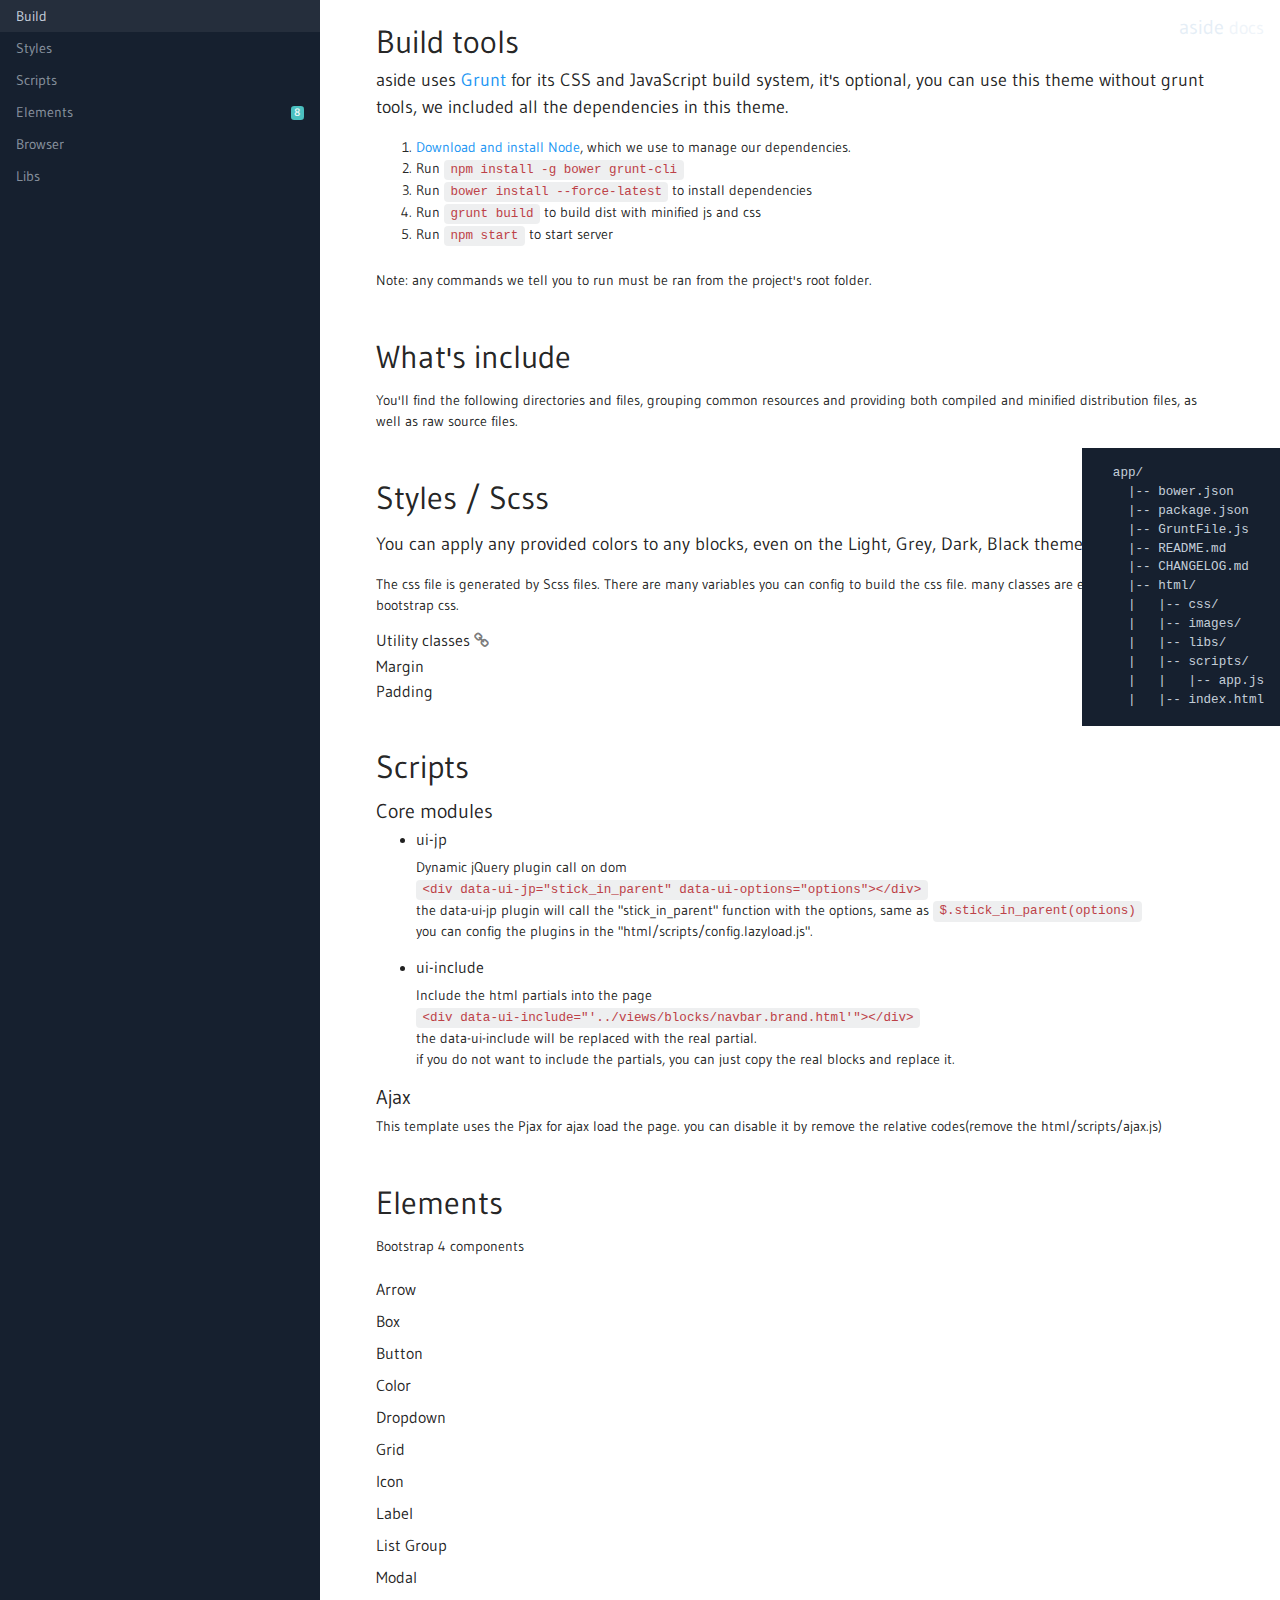
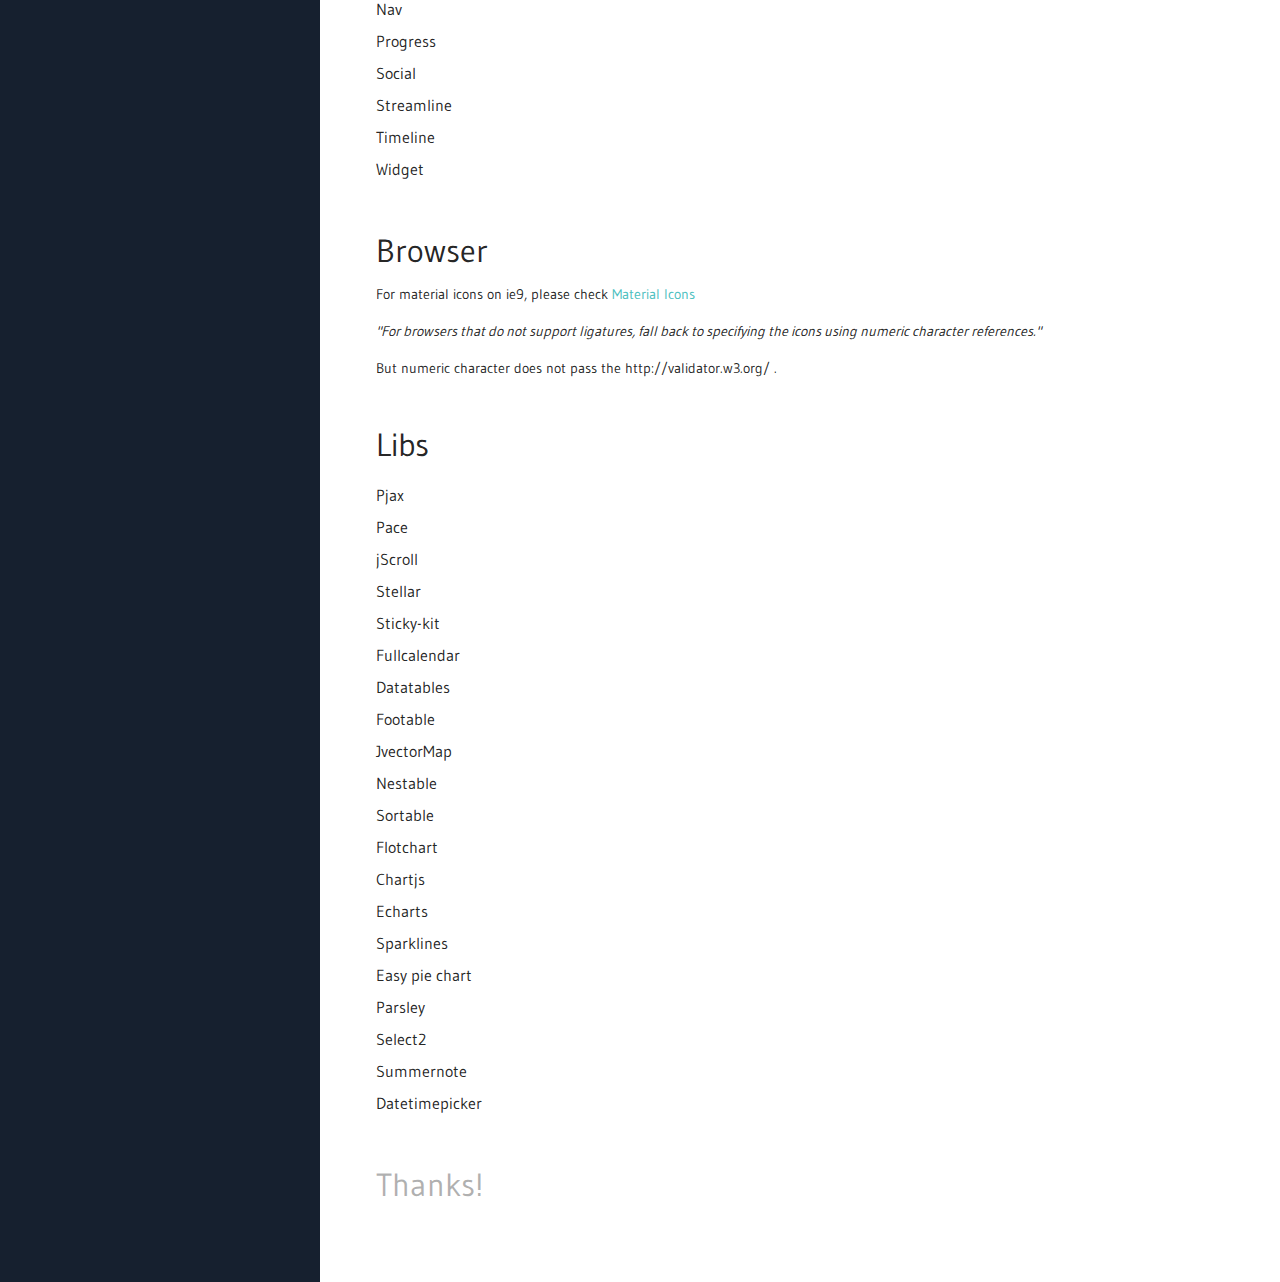
<file: docs.html>
<!DOCTYPE html>
<html lang="en">
<head>
  <meta charset="utf-8" />
  <title>aside - Bootstrap 4 web application</title>
  <meta name="description" content="Responsive, Bootstrap, BS4" />
  <meta name="viewport" content="width=device-width, initial-scale=1, maximum-scale=1, minimal-ui" />
  <meta http-equiv="X-UA-Compatible" content="IE=edge">

  <!-- for ios 7 style, multi-resolution icon of 152x152 -->
  <meta name="apple-mobile-web-app-capable" content="yes">
  <meta name="apple-mobile-web-app-status-barstyle" content="black-translucent">
  <link rel="apple-touch-icon" href="images/logo.png">
  <meta name="apple-mobile-web-app-title" content="Flatkit">
  <!-- for Chrome on Android, multi-resolution icon of 196x196 -->
  <meta name="mobile-web-app-capable" content="yes">
  <link rel="shortcut icon" sizes="196x196" href="images/logo.png">
  
  <!-- style -->
  <link rel="stylesheet" href="css/animate.css/animate.min.css" type="text/css" />
  <link rel="stylesheet" href="css/glyphicons/glyphicons.css" type="text/css" />
  <link rel="stylesheet" href="css/font-awesome/css/font-awesome.min.css" type="text/css" />
  <link rel="stylesheet" href="css/material-design-icons/material-design-icons.css" type="text/css" />
  <link rel="stylesheet" href="css/ionicons/css/ionicons.min.css" type="text/css" />
  <link rel="stylesheet" href="css/simple-line-icons/css/simple-line-icons.css" type="text/css" />
  <link rel="stylesheet" href="css/bootstrap/dist/css/bootstrap.min.css" type="text/css" />

  <!-- build:css css/styles/app.min.css -->
  <link rel="stylesheet" href="css/styles/app.css" type="text/css" />
  <link rel="stylesheet" href="css/styles/style.css" type="text/css" />
  <!-- endbuild -->
  <link rel="stylesheet" href="css/styles/font.css" type="text/css" />
</head>
<body>
  <div class="app" id="app">

<!-- ############ LAYOUT START-->

<div class="row-col">
  <div class="col-md-2 w black">
    <div class="navside" data-ui-jp="stick_in_parent">
      <div class="p-a">
        <h5>aside <small class="text-muted">docs</small></h5>
      </div>
      <nav class="nav-border b-primary">
        <ul class="nav" data-ui-nav>
          <li>
            <a href="#build">
              <span class="nav-text">Build</span>
            </a>
          </li>
          <li>
            <a href="#styles">
              <span class="nav-text">Styles</span>
            </a>
          </li>
          <li>
            <a href="#scripts">
              <span class="nav-text">Scripts</span>
            </a>
          </li>
          <li>
            <a href="#elements">
              <span class="nav-label">
                <b class="label label-sm primary">8</b>
              </span>
              <span class="nav-text">Elements</span>
            </a>
          </li>
          <li>
            <a href="#browser">
              <span class="nav-text">Browser</span>
            </a>
          </li>
          <li>
            <a href="#libs">
              <span class="nav-text">Libs</span>
            </a>
          </li>
        </ul>
      </nav>
    </div>
  </div>
  
  <div class="col-sm-9 dark-white">
    <div class="padding">
      <div id="build">
        <h2>Build tools</h2>
        <p class="text-md">aside uses <a href="http://nodejs.org" class="text-info">Grunt</a> for its CSS and JavaScript build system, it's optional, you can use this theme without grunt tools, we included all the dependencies in this theme.</p>
        <ol>
          <li><a href="https://nodejs.org/download" class="text-info">Download and install Node</a>, which we use to manage our dependencies.</li>
          <li>Run <code>npm install -g bower grunt-cli</code></li>
          <li>Run <code>bower install --force-latest</code> to install dependencies</li>
          <li>Run <code>grunt build</code> to build dist with minified js and css</li>
          <li>Run <code>npm start</code> to start server</li>
        </ol>

        <p class="m-t-md">
          Note: any commands we tell you to run must be ran from the project's root folder.
        </p>
      </div>

      <div id="includes">
        <h2 class="m-t-lg m-b">What's include</h2>
        <p>You'll find the following directories and files, grouping common resources and providing both compiled and minified distribution files, as well as raw source files.</p>
        <pre class="box p-a black">
  app/
    |-- bower.json
    |-- package.json
    |-- GruntFile.js
    |-- README.md
    |-- CHANGELOG.md
    |-- html/
    |   |-- css/
    |   |-- images/
    |   |-- libs/
    |   |-- scripts/
    |   |   |-- app.js
    |   |-- index.html</pre>
      </div>
      <div id="styles">
        <h2 class="m-t-lg m-b">Styles / Scss</h2>
        <p class="text-md">You can apply any provided colors to any blocks, even on the Light, Grey, Dark, Black theme.</p>
        <p>The css file is generated by Scss files. There are many variables you can config to build the css file. many classes are extended from bootstrap css.</p>
        <h6>
          <a href="http://v4-alpha.getbootstrap.com/components/utilities/">
            Utility classes 
            <i class="fa fa-link text-muted"></i>
          </a>
        </h6>
        <h6 class="pointer" data-ui-toggle-class="show" data-ui-target="#margin">Margin</h6>
        <pre class="box p-a hide" id="margin">
        .m-a-0 { margin:        0 !important; }
        .m-t-0 { margin-top:    0 !important; }
        .m-r-0 { margin-right:  0 !important; }
        .m-b-0 { margin-bottom: 0 !important; }
        .m-l-0 { margin-left:   0 !important; }
        .m-x-0 { margin-right:  0 !important; margin-left:   0 !important; }
        .m-y-0 { margin-top:    0 !important; margin-bottom: 0 !important; }

        .m-a { margin:        $spacer !important; }
        .m-t { margin-top:    $spacer-y !important; }
        .m-r { margin-right:  $spacer-x !important; }
        .m-b { margin-bottom: $spacer-y !important; }
        .m-l { margin-left:   $spacer-x !important; }
        .m-x { margin-right:  $spacer-x !important; margin-left: $spacer-x !important; }
        .m-y { margin-top:    $spacer-y !important; margin-bottom: $spacer-y !important; }
        .m-x-auto { margin-right: auto !important; margin-left: auto !important; }

        .m-a-md { margin:        ($spacer * 1.5) !important; }
        .m-t-md { margin-top:    ($spacer-y * 1.5) !important; }
        .m-r-md { margin-right:  ($spacer-y * 1.5) !important; }
        .m-b-md { margin-bottom: ($spacer-y * 1.5) !important; }
        .m-l-md { margin-left:   ($spacer-y * 1.5) !important; }
        .m-x-md { margin-right:  ($spacer-x * 1.5) !important; margin-left:   ($spacer-x * 1.5) !important; }
        .m-y-md { margin-top:    ($spacer-y * 1.5) !important; margin-bottom: ($spacer-y * 1.5) !important; }

        .m-a-lg { margin:        ($spacer * 3) !important; }
        .m-t-lg { margin-top:    ($spacer-y * 3) !important; }
        .m-r-lg { margin-right:  ($spacer-y * 3) !important; }
        .m-b-lg { margin-bottom: ($spacer-y * 3) !important; }
        .m-l-lg { margin-left:   ($spacer-y * 3) !important; }
        .m-x-lg { margin-right:  ($spacer-x * 3) !important; margin-left:   ($spacer-x * 3) !important; }
        .m-y-lg { margin-top:    ($spacer-y * 3) !important; margin-bottom: ($spacer-y * 3) !important; }

        .m-a-sm { margin:        ($spacer * 0.5) !important; }
        .m-t-sm { margin-top:    ($spacer-y * 0.5) !important; }
        .m-r-sm { margin-right:  ($spacer-y * 0.5) !important; }
        .m-b-sm { margin-bottom: ($spacer-y * 0.5) !important; }
        .m-l-sm { margin-left:   ($spacer-y * 0.5) !important; }
        .m-x-sm { margin-right:  ($spacer-x * 0.5) !important; margin-left:   ($spacer-x * 0.5) !important; }
        .m-y-sm { margin-top:    ($spacer-y * 0.5) !important; margin-bottom: ($spacer-y * 0.5) !important; }

        .m-a-xs { margin:        ($spacer * 0.25) !important; }
        .m-t-xs { margin-top:    ($spacer-y * 0.25) !important; }
        .m-r-xs { margin-right:  ($spacer-y * 0.25) !important; }
        .m-b-xs { margin-bottom: ($spacer-y * 0.25) !important; }
        .m-l-xs { margin-left:   ($spacer-y * 0.25) !important; }
        .m-x-xs { margin-right:  ($spacer-x * 0.25) !important; margin-left:   ($spacer-x * 0.25) !important; }
        .m-y-xs { margin-top:    ($spacer-y * 0.25) !important; margin-bottom: ($spacer-y * 0.25) !important; }
        </pre>
        <h6 class="pointer" data-ui-toggle-class="show" data-ui-target="#padding">Padding</h6>
        <pre class="box p-a hide" id="padding">
        .p-a-0 { padding:        0 !important; }
        .p-t-0 { padding-top:    0 !important; }
        .p-r-0 { padding-right:  0 !important; }
        .p-b-0 { padding-bottom: 0 !important; }
        .p-l-0 { padding-left:   0 !important; }

        .p-a { padding:        @spacer !important; }
        .p-t { padding-top:    @spacer-y !important; }
        .p-r { padding-right:  @spacer-x !important; }
        .p-b { padding-bottom: @spacer-y !important; }
        .p-l { padding-left:   @spacer-x !important; }
        .p-x { padding-right:  @spacer-x !important; padding-left:   @spacer-x !important; }
        .p-y { padding-top:    @spacer-y !important; padding-bottom: @spacer-y !important; }

        .p-a-md { padding:        (@spacer-y * 1.5) !important; }
        .p-t-md { padding-top:    (@spacer-y * 1.5) !important; }
        .p-r-md { padding-right:  (@spacer-y * 1.5) !important; }
        .p-b-md { padding-bottom: (@spacer-y * 1.5) !important; }
        .p-l-md { padding-left:   (@spacer-y * 1.5) !important; }
        .p-x-md { padding-right:  (@spacer-x * 1.5) !important; padding-left:   (@spacer-x * 1.5) !important; }
        .p-y-md { padding-top:    (@spacer-y * 1.5) !important; padding-bottom: (@spacer-y * 1.5) !important; }

        .p-a-lg { padding:        (@spacer-y * 3) !important; }
        .p-t-lg { padding-top:    (@spacer-y * 3) !important; }
        .p-r-lg { padding-right:  (@spacer-y * 3) !important; }
        .p-b-lg { padding-bottom: (@spacer-y * 3) !important; }
        .p-l-lg { padding-left:   (@spacer-y * 3) !important; }
        .p-x-lg { padding-right:  (@spacer-x * 3) !important; padding-left:   (@spacer-x * 3) !important; }
        .p-y-lg { padding-top:    (@spacer-y * 3) !important; padding-bottom: (@spacer-y * 3) !important; }

        .p-a-sm { padding:        ($spacer * 0.5) !important; }
        .p-t-sm { padding-top:    ($spacer-y * 0.5) !important; }
        .p-r-sm { padding-right:  ($spacer-y * 0.5) !important; }
        .p-b-sm { padding-bottom: ($spacer-y * 0.5) !important; }
        .p-l-sm { padding-left:   ($spacer-y * 0.5) !important; }
        .p-x-sm { padding-right:  ($spacer-x * 0.5) !important; padding-left:   ($spacer-x * 0.5) !important; }
        .p-y-sm { padding-top:    ($spacer-y * 0.5) !important; padding-bottom: ($spacer-y * 0.5) !important; }

        .p-a-xs { padding:        ($spacer * 0.25) !important; }
        .p-t-xs { padding-top:    ($spacer-y * 0.25) !important; }
        .p-r-xs { padding-right:  ($spacer-y * 0.25) !important; }
        .p-b-xs { padding-bottom: ($spacer-y * 0.25) !important; }
        .p-l-xs { padding-left:   ($spacer-y * 0.25) !important; }
        .p-x-xs { padding-right:  ($spacer-x * 0.25) !important; padding-left:   ($spacer-x * 0.25) !important; }
        .p-y-xs { padding-top:    ($spacer-y * 0.25) !important; padding-bottom: ($spacer-y * 0.25) !important; }

        </pre>
      </div>
      <div id="scripts">
        <h2 class="m-t-lg m-b">Scripts</h2>
        <h5>Core modules</h5>
        <ul>
          <li>
            <h6>ui-jp</h6>
            <p>Dynamic jQuery plugin call on dom 
              <br>
              <code>&lt;div data-ui-jp="stick_in_parent" data-ui-options="options">&lt;/div></code>
              <br>
              the data-ui-jp plugin will call the "stick_in_parent" function with the options, same as
              <code>$.stick_in_parent(options)</code>
              <br>
              you can config the plugins in the "html/scripts/config.lazyload.js".
            </p>
          </li>

          <li>
            <h6>ui-include</h6>
            <p>
              Include the html partials into the page
              <br>
              <code>&lt;div data-ui-include="'../views/blocks/navbar.brand.html'">&lt;/div></code>
              <br>
              the data-ui-include will be replaced with the real partial. <br>
              if you do not want to include the partials, you can just copy the real blocks and replace it. 
            </p>
          </li>
        </ul>
        <h5>Ajax</h5>
        <p>This template uses the Pjax for ajax load the page. you can disable it by remove the relative codes(remove the html/scripts/ajax.js)</p>
      </div>
      <div id="elements">
        <h2 class="m-t-lg m-b">Elements</h2>
        <p>Bootstrap 4 components</p>
        <ul class="nav h6 l-h-2x">
          <li>
            <a href="ui.arrow.html" ><span>Arrow</span></a>
          </li>
          <li>
            <a href="ui.box.html" ><span>Box</span></a>
          </li>
          <li>
            <a href="ui.button.html" ><span>Button</span></a>
          </li>
          <li>
            <a href="ui.color.html" ><span>Color</span></a>
          </li>
          <li>
            <a href="ui.dropdown.html" ><span>Dropdown</span></a>
          </li>
          <li>
            <a href="ui.grid.html" ><span>Grid</span></a>
          </li>
          <li>
            <a href="ui.icon.html" ><span>Icon</span></a>
          </li>
          <li>
            <a href="ui.label.html" ><span>Label</span></a>
          </li>
          <li>
            <a href="ui.list.html" ><span>List Group</span></a>
          </li>
          <li>
            <a href="ui.modal.html" ><span>Modal</span></a>
          </li>
          <li>
            <a href="ui.nav.html" ><span>Nav</span></a>
          </li>
          <li>
            <a href="ui.progress.html" ><span>Progress</span></a>
          </li>
          <li>
            <a href="ui.social.html" ><span>Social</span></a>
          </li>
          <li>
            <a href="ui.streamline.html" ><span>Streamline</span></a>
          </li>
          <li>
            <a href="ui.timeline.html" ><span>Timeline</span></a>
          </li>
          <li>
            <a href="ui.widget.html" ><span>Widget</span></a>
          </li>
        </ul>
      </div>
      <div id="browser">
        <h2 class="m-t-lg m-b">Browser</h2>
        <p>For material icons on ie9, please check <a href="http://google.github.io/material-design-icons/#icon-font-for-the-web" class="text-primary">Material Icons</a></p>
        <p><em>"For browsers that do not support ligatures, fall back to specifying the icons using numeric character references."</em></p>
        <p>But numeric character does not pass the http://validator.w3.org/ .</p>
      </div>
      <div id="libs">
        <h2 class="m-t-lg m-b">Libs</h2>
        <ul class="nav h6 l-h-2x">
          <li>
            <a href="https://github.com/defunkt/jquery-pjax" ><span>Pjax</span></a>
          </li>
          <li>
            <a href="https://github.com/HubSpot/pace" ><span>Pace</span></a>
          </li>
          <li>
            <a href="https://github.com/pklauzinski/jscroll" ><span>jScroll</span></a>
          </li>
          <li>
            <a href="https://github.com/markdalgleish/stellar.js" ><span>Stellar</span></a>
          <li>
            <a href="https://github.com/leafo/sticky-kit" ><span>Sticky-kit</span></a>
          </li>
          <li><a href="http://arshaw.com/fullcalendar/"><span>Fullcalendar</span></a></li>
          <li><a href="http://datatables.net/"><span>Datatables</span></a></li>
          <li><a href="https://github.com/fooplugins/FooTable"><span>Footable</span></a></li>
          <li><a href="http://jvectormap.com/"><span>JvectorMap</span></a></li>
          <li><a href="http://dbushell.github.io/Nestable/"><span>Nestable</span></a></li>
          <li><a href="http://farhadi.ir/projects/html5sortable"><span>Sortable</span></a></li>
          <li><a href="http://www.flotcharts.org/"><span>Flotchart</span></a></li>
          <li><a href="https://github.com/chartjs/Chart.js"><span>Chartjs</span></a></li>
          <li><a href="https://github.com/ecomfe/echarts"><span>Echarts</span></a></li>
          <li><a href="http://omnipotent.net/jquery.sparkline"><span>Sparklines</span></a></li>
          <li><a href="http://rendro.github.io/easy-pie-chart"><span>Easy pie chart</span></a></li>
          <li><a href="http://parsleyjs.org/"><span>Parsley</span></a></li> 
          <li><a href="https://select2.github.io/"><span>Select2</span></a></li>
          <li><a href="https://github.com/summernote/summernote"><span>Summernote</span></a></li>
          <li><a href="https://github.com/Eonasdan/bootstrap-datetimepicker"><span>Datetimepicker</span></a></li>
        </ul>
      </div>
      <div class="p-y-lg text-muted">
        <h2 class="text-muted">Thanks!</h2>
      </div>
    </div>
  </div>
</div>

<!-- ############ LAYOUT END-->
  </div>

<!-- build:js scripts/app.min.js -->
<!-- jQuery -->
  <script src="libs/jquery/dist/jquery.js"></script>
<!-- Bootstrap -->
  <script src="libs/tether/dist/js/tether.min.js"></script>
  <script src="libs/bootstrap/dist/js/bootstrap.js"></script>
<!-- core -->
  <script src="libs/jQuery-Storage-API/jquery.storageapi.min.js"></script>
  <script src="libs/PACE/pace.min.js"></script>
  <script src="libs/jquery-pjax/jquery.pjax.js"></script>
  <script src="libs/blockUI/jquery.blockUI.js"></script>
  <script src="libs/jscroll/jquery.jscroll.min.js"></script>

  <script src="scripts/config.lazyload.js"></script>
  <script src="scripts/ui-load.js"></script>
  <script src="scripts/ui-jp.js"></script>
  <script src="scripts/ui-include.js"></script>
  <script src="scripts/ui-device.js"></script>
  <script src="scripts/ui-form.js"></script>
  <script src="scripts/ui-modal.js"></script>
  <script src="scripts/ui-nav.js"></script>
  <script src="scripts/ui-list.js"></script>
  <script src="scripts/ui-screenfull.js"></script>
  <script src="scripts/ui-scroll-to.js"></script>
  <script src="scripts/ui-toggle-class.js"></script>
  <script src="scripts/ui-taburl.js"></script>
  <script src="scripts/app.js"></script>
  <script src="scripts/ajax.js"></script>
<!-- endbuild -->
</body>
</html>
</file>
<file: css/glyphicons/glyphicons.css>
@font-face {
  font-family: 'Glyphicons Halflings';

  src:  url('glyphicons-halflings-regular.eot');
  src:  url('glyphicons-halflings-regular.eot?#iefix') format('embedded-opentype'), 
        url('glyphicons-halflings-regular.woff2') format('woff2'), 
        url('glyphicons-halflings-regular.woff') format('woff'), 
        url('glyphicons-halflings-regular.ttf') format('truetype'), 
        url('glyphicons-halflings-regular.svg#glyphicons_halflingsregular') format('svg');
}
.glyphicon {
  position: relative;
  top: 1px;
  display: inline-block;
  font-family: 'Glyphicons Halflings';
  font-style: normal;
  font-weight: normal;
  line-height: 1;

  -webkit-font-smoothing: antialiased;
  -moz-osx-font-smoothing: grayscale;
}
.glyphicon-asterisk:before {
  content: "\2a";
}
.glyphicon-plus:before {
  content: "\2b";
}
.glyphicon-euro:before,
.glyphicon-eur:before {
  content: "\20ac";
}
.glyphicon-minus:before {
  content: "\2212";
}
.glyphicon-cloud:before {
  content: "\2601";
}
.glyphicon-envelope:before {
  content: "\2709";
}
.glyphicon-pencil:before {
  content: "\270f";
}
.glyphicon-glass:before {
  content: "\e001";
}
.glyphicon-music:before {
  content: "\e002";
}
.glyphicon-search:before {
  content: "\e003";
}
.glyphicon-heart:before {
  content: "\e005";
}
.glyphicon-star:before {
  content: "\e006";
}
.glyphicon-star-empty:before {
  content: "\e007";
}
.glyphicon-user:before {
  content: "\e008";
}
.glyphicon-film:before {
  content: "\e009";
}
.glyphicon-th-large:before {
  content: "\e010";
}
.glyphicon-th:before {
  content: "\e011";
}
.glyphicon-th-list:before {
  content: "\e012";
}
.glyphicon-ok:before {
  content: "\e013";
}
.glyphicon-remove:before {
  content: "\e014";
}
.glyphicon-zoom-in:before {
  content: "\e015";
}
.glyphicon-zoom-out:before {
  content: "\e016";
}
.glyphicon-off:before {
  content: "\e017";
}
.glyphicon-signal:before {
  content: "\e018";
}
.glyphicon-cog:before {
  content: "\e019";
}
.glyphicon-trash:before {
  content: "\e020";
}
.glyphicon-home:before {
  content: "\e021";
}
.glyphicon-file:before {
  content: "\e022";
}
.glyphicon-time:before {
  content: "\e023";
}
.glyphicon-road:before {
  content: "\e024";
}
.glyphicon-download-alt:before {
  content: "\e025";
}
.glyphicon-download:before {
  content: "\e026";
}
.glyphicon-upload:before {
  content: "\e027";
}
.glyphicon-inbox:before {
  content: "\e028";
}
.glyphicon-play-circle:before {
  content: "\e029";
}
.glyphicon-repeat:before {
  content: "\e030";
}
.glyphicon-refresh:before {
  content: "\e031";
}
.glyphicon-list-alt:before {
  content: "\e032";
}
.glyphicon-lock:before {
  content: "\e033";
}
.glyphicon-flag:before {
  content: "\e034";
}
.glyphicon-headphones:before {
  content: "\e035";
}
.glyphicon-volume-off:before {
  content: "\e036";
}
.glyphicon-volume-down:before {
  content: "\e037";
}
.glyphicon-volume-up:before {
  content: "\e038";
}
.glyphicon-qrcode:before {
  content: "\e039";
}
.glyphicon-barcode:before {
  content: "\e040";
}
.glyphicon-tag:before {
  content: "\e041";
}
.glyphicon-tags:before {
  content: "\e042";
}
.glyphicon-book:before {
  content: "\e043";
}
.glyphicon-bookmark:before {
  content: "\e044";
}
.glyphicon-print:before {
  content: "\e045";
}
.glyphicon-camera:before {
  content: "\e046";
}
.glyphicon-font:before {
  content: "\e047";
}
.glyphicon-bold:before {
  content: "\e048";
}
.glyphicon-italic:before {
  content: "\e049";
}
.glyphicon-text-height:before {
  content: "\e050";
}
.glyphicon-text-width:before {
  content: "\e051";
}
.glyphicon-align-left:before {
  content: "\e052";
}
.glyphicon-align-center:before {
  content: "\e053";
}
.glyphicon-align-right:before {
  content: "\e054";
}
.glyphicon-align-justify:before {
  content: "\e055";
}
.glyphicon-list:before {
  content: "\e056";
}
.glyphicon-indent-left:before {
  content: "\e057";
}
.glyphicon-indent-right:before {
  content: "\e058";
}
.glyphicon-facetime-video:before {
  content: "\e059";
}
.glyphicon-picture:before {
  content: "\e060";
}
.glyphicon-map-marker:before {
  content: "\e062";
}
.glyphicon-adjust:before {
  content: "\e063";
}
.glyphicon-tint:before {
  content: "\e064";
}
.glyphicon-edit:before {
  content: "\e065";
}
.glyphicon-share:before {
  content: "\e066";
}
.glyphicon-check:before {
  content: "\e067";
}
.glyphicon-move:before {
  content: "\e068";
}
.glyphicon-step-backward:before {
  content: "\e069";
}
.glyphicon-fast-backward:before {
  content: "\e070";
}
.glyphicon-backward:before {
  content: "\e071";
}
.glyphicon-play:before {
  content: "\e072";
}
.glyphicon-pause:before {
  content: "\e073";
}
.glyphicon-stop:before {
  content: "\e074";
}
.glyphicon-forward:before {
  content: "\e075";
}
.glyphicon-fast-forward:before {
  content: "\e076";
}
.glyphicon-step-forward:before {
  content: "\e077";
}
.glyphicon-eject:before {
  content: "\e078";
}
.glyphicon-chevron-left:before {
  content: "\e079";
}
.glyphicon-chevron-right:before {
  content: "\e080";
}
.glyphicon-plus-sign:before {
  content: "\e081";
}
.glyphicon-minus-sign:before {
  content: "\e082";
}
.glyphicon-remove-sign:before {
  content: "\e083";
}
.glyphicon-ok-sign:before {
  content: "\e084";
}
.glyphicon-question-sign:before {
  content: "\e085";
}
.glyphicon-info-sign:before {
  content: "\e086";
}
.glyphicon-screenshot:before {
  content: "\e087";
}
.glyphicon-remove-circle:before {
  content: "\e088";
}
.glyphicon-ok-circle:before {
  content: "\e089";
}
.glyphicon-ban-circle:before {
  content: "\e090";
}
.glyphicon-arrow-left:before {
  content: "\e091";
}
.glyphicon-arrow-right:before {
  content: "\e092";
}
.glyphicon-arrow-up:before {
  content: "\e093";
}
.glyphicon-arrow-down:before {
  content: "\e094";
}
.glyphicon-share-alt:before {
  content: "\e095";
}
.glyphicon-resize-full:before {
  content: "\e096";
}
.glyphicon-resize-small:before {
  content: "\e097";
}
.glyphicon-exclamation-sign:before {
  content: "\e101";
}
.glyphicon-gift:before {
  content: "\e102";
}
.glyphicon-leaf:before {
  content: "\e103";
}
.glyphicon-fire:before {
  content: "\e104";
}
.glyphicon-eye-open:before {
  content: "\e105";
}
.glyphicon-eye-close:before {
  content: "\e106";
}
.glyphicon-warning-sign:before {
  content: "\e107";
}
.glyphicon-plane:before {
  content: "\e108";
}
.glyphicon-calendar:before {
  content: "\e109";
}
.glyphicon-random:before {
  content: "\e110";
}
.glyphicon-comment:before {
  content: "\e111";
}
.glyphicon-magnet:before {
  content: "\e112";
}
.glyphicon-chevron-up:before {
  content: "\e113";
}
.glyphicon-chevron-down:before {
  content: "\e114";
}
.glyphicon-retweet:before {
  content: "\e115";
}
.glyphicon-shopping-cart:before {
  content: "\e116";
}
.glyphicon-folder-close:before {
  content: "\e117";
}
.glyphicon-folder-open:before {
  content: "\e118";
}
.glyphicon-resize-vertical:before {
  content: "\e119";
}
.glyphicon-resize-horizontal:before {
  content: "\e120";
}
.glyphicon-hdd:before {
  content: "\e121";
}
.glyphicon-bullhorn:before {
  content: "\e122";
}
.glyphicon-bell:before {
  content: "\e123";
}
.glyphicon-certificate:before {
  content: "\e124";
}
.glyphicon-thumbs-up:before {
  content: "\e125";
}
.glyphicon-thumbs-down:before {
  content: "\e126";
}
.glyphicon-hand-right:before {
  content: "\e127";
}
.glyphicon-hand-left:before {
  content: "\e128";
}
.glyphicon-hand-up:before {
  content: "\e129";
}
.glyphicon-hand-down:before {
  content: "\e130";
}
.glyphicon-circle-arrow-right:before {
  content: "\e131";
}
.glyphicon-circle-arrow-left:before {
  content: "\e132";
}
.glyphicon-circle-arrow-up:before {
  content: "\e133";
}
.glyphicon-circle-arrow-down:before {
  content: "\e134";
}
.glyphicon-globe:before {
  content: "\e135";
}
.glyphicon-wrench:before {
  content: "\e136";
}
.glyphicon-tasks:before {
  content: "\e137";
}
.glyphicon-filter:before {
  content: "\e138";
}
.glyphicon-briefcase:before {
  content: "\e139";
}
.glyphicon-fullscreen:before {
  content: "\e140";
}
.glyphicon-dashboard:before {
  content: "\e141";
}
.glyphicon-paperclip:before {
  content: "\e142";
}
.glyphicon-heart-empty:before {
  content: "\e143";
}
.glyphicon-link:before {
  content: "\e144";
}
.glyphicon-phone:before {
  content: "\e145";
}
.glyphicon-pushpin:before {
  content: "\e146";
}
.glyphicon-usd:before {
  content: "\e148";
}
.glyphicon-gbp:before {
  content: "\e149";
}
.glyphicon-sort:before {
  content: "\e150";
}
.glyphicon-sort-by-alphabet:before {
  content: "\e151";
}
.glyphicon-sort-by-alphabet-alt:before {
  content: "\e152";
}
.glyphicon-sort-by-order:before {
  content: "\e153";
}
.glyphicon-sort-by-order-alt:before {
  content: "\e154";
}
.glyphicon-sort-by-attributes:before {
  content: "\e155";
}
.glyphicon-sort-by-attributes-alt:before {
  content: "\e156";
}
.glyphicon-unchecked:before {
  content: "\e157";
}
.glyphicon-expand:before {
  content: "\e158";
}
.glyphicon-collapse-down:before {
  content: "\e159";
}
.glyphicon-collapse-up:before {
  content: "\e160";
}
.glyphicon-log-in:before {
  content: "\e161";
}
.glyphicon-flash:before {
  content: "\e162";
}
.glyphicon-log-out:before {
  content: "\e163";
}
.glyphicon-new-window:before {
  content: "\e164";
}
.glyphicon-record:before {
  content: "\e165";
}
.glyphicon-save:before {
  content: "\e166";
}
.glyphicon-open:before {
  content: "\e167";
}
.glyphicon-saved:before {
  content: "\e168";
}
.glyphicon-import:before {
  content: "\e169";
}
.glyphicon-export:before {
  content: "\e170";
}
.glyphicon-send:before {
  content: "\e171";
}
.glyphicon-floppy-disk:before {
  content: "\e172";
}
.glyphicon-floppy-saved:before {
  content: "\e173";
}
.glyphicon-floppy-remove:before {
  content: "\e174";
}
.glyphicon-floppy-save:before {
  content: "\e175";
}
.glyphicon-floppy-open:before {
  content: "\e176";
}
.glyphicon-credit-card:before {
  content: "\e177";
}
.glyphicon-transfer:before {
  content: "\e178";
}
.glyphicon-cutlery:before {
  content: "\e179";
}
.glyphicon-header:before {
  content: "\e180";
}
.glyphicon-compressed:before {
  content: "\e181";
}
.glyphicon-earphone:before {
  content: "\e182";
}
.glyphicon-phone-alt:before {
  content: "\e183";
}
.glyphicon-tower:before {
  content: "\e184";
}
.glyphicon-stats:before {
  content: "\e185";
}
.glyphicon-sd-video:before {
  content: "\e186";
}
.glyphicon-hd-video:before {
  content: "\e187";
}
.glyphicon-subtitles:before {
  content: "\e188";
}
.glyphicon-sound-stereo:before {
  content: "\e189";
}
.glyphicon-sound-dolby:before {
  content: "\e190";
}
.glyphicon-sound-5-1:before {
  content: "\e191";
}
.glyphicon-sound-6-1:before {
  content: "\e192";
}
.glyphicon-sound-7-1:before {
  content: "\e193";
}
.glyphicon-copyright-mark:before {
  content: "\e194";
}
.glyphicon-registration-mark:before {
  content: "\e195";
}
.glyphicon-cloud-download:before {
  content: "\e197";
}
.glyphicon-cloud-upload:before {
  content: "\e198";
}
.glyphicon-tree-conifer:before {
  content: "\e199";
}
.glyphicon-tree-deciduous:before {
  content: "\e200";
}
.glyphicon-cd:before {
  content: "\e201";
}
.glyphicon-save-file:before {
  content: "\e202";
}
.glyphicon-open-file:before {
  content: "\e203";
}
.glyphicon-level-up:before {
  content: "\e204";
}
.glyphicon-copy:before {
  content: "\e205";
}
.glyphicon-paste:before {
  content: "\e206";
}
.glyphicon-alert:before {
  content: "\e209";
}
.glyphicon-equalizer:before {
  content: "\e210";
}
.glyphicon-king:before {
  content: "\e211";
}
.glyphicon-queen:before {
  content: "\e212";
}
.glyphicon-pawn:before {
  content: "\e213";
}
.glyphicon-bishop:before {
  content: "\e214";
}
.glyphicon-knight:before {
  content: "\e215";
}
.glyphicon-baby-formula:before {
  content: "\e216";
}
.glyphicon-tent:before {
  content: "\26fa";
}
.glyphicon-blackboard:before {
  content: "\e218";
}
.glyphicon-bed:before {
  content: "\e219";
}
.glyphicon-apple:before {
  content: "\f8ff";
}
.glyphicon-erase:before {
  content: "\e221";
}
.glyphicon-hourglass:before {
  content: "\231b";
}
.glyphicon-lamp:before {
  content: "\e223";
}
.glyphicon-duplicate:before {
  content: "\e224";
}
.glyphicon-piggy-bank:before {
  content: "\e225";
}
.glyphicon-scissors:before {
  content: "\e226";
}
.glyphicon-bitcoin:before {
  content: "\e227";
}
.glyphicon-btc:before {
  content: "\e227";
}
.glyphicon-xbt:before {
  content: "\e227";
}
.glyphicon-yen:before {
  content: "\00a5";
}
.glyphicon-jpy:before {
  content: "\00a5";
}
.glyphicon-ruble:before {
  content: "\20bd";
}
.glyphicon-rub:before {
  content: "\20bd";
}
.glyphicon-scale:before {
  content: "\e230";
}
.glyphicon-ice-lolly:before {
  content: "\e231";
}
.glyphicon-ice-lolly-tasted:before {
  content: "\e232";
}
.glyphicon-education:before {
  content: "\e233";
}
.glyphicon-option-horizontal:before {
  content: "\e234";
}
.glyphicon-option-vertical:before {
  content: "\e235";
}
.glyphicon-menu-hamburger:before {
  content: "\e236";
}
.glyphicon-modal-window:before {
  content: "\e237";
}
.glyphicon-oil:before {
  content: "\e238";
}
.glyphicon-grain:before {
  content: "\e239";
}
.glyphicon-sunglasses:before {
  content: "\e240";
}
.glyphicon-text-size:before {
  content: "\e241";
}
.glyphicon-text-color:before {
  content: "\e242";
}
.glyphicon-text-background:before {
  content: "\e243";
}
.glyphicon-object-align-top:before {
  content: "\e244";
}
.glyphicon-object-align-bottom:before {
  content: "\e245";
}
.glyphicon-object-align-horizontal:before {
  content: "\e246";
}
.glyphicon-object-align-left:before {
  content: "\e247";
}
.glyphicon-object-align-vertical:before {
  content: "\e248";
}
.glyphicon-object-align-right:before {
  content: "\e249";
}
.glyphicon-triangle-right:before {
  content: "\e250";
}
.glyphicon-triangle-left:before {
  content: "\e251";
}
.glyphicon-triangle-bottom:before {
  content: "\e252";
}
.glyphicon-triangle-top:before {
  content: "\e253";
}
.glyphicon-console:before {
  content: "\e254";
}
.glyphicon-superscript:before {
  content: "\e255";
}
.glyphicon-subscript:before {
  content: "\e256";
}
.glyphicon-menu-left:before {
  content: "\e257";
}
.glyphicon-menu-right:before {
  content: "\e258";
}
.glyphicon-menu-down:before {
  content: "\e259";
}
.glyphicon-menu-up:before {
  content: "\e260";
}
</file>
<file: css/material-design-icons/material-design-icons.css>
@font-face {
  font-family: 'Material Icons';
  font-style: normal;
  font-weight: 400;
  src: url(iconfont/MaterialIcons-Regular.eot); /* For IE6-8 */
  src: local('Material Icons'),
       local('MaterialIcons-Regular'),
       url(iconfont/MaterialIcons-Regular.woff2) format('woff2'),
       url(iconfont/MaterialIcons-Regular.woff) format('woff'),
       url(iconfont/MaterialIcons-Regular.ttf) format('truetype');
}

.material-icons {
  font-family: 'Material Icons';
  font-weight: normal;
  font-style: normal;
  font-size: 18px;  /* Preferred icon size */
  display: inline-block;
  width: 1em;
  height: 1em;
  line-height: 1;
  text-transform: none;
  letter-spacing: normal;
  word-wrap: normal;
  vertical-align: -4px;

  /* Support for all WebKit browsers. */
  -webkit-font-smoothing: antialiased;
  /* Support for Safari and Chrome. */
  text-rendering: optimizeLegibility;

  /* Support for Firefox. */
  -moz-osx-font-smoothing: grayscale;

  /* Support for IE. */
  font-feature-settings: 'liga';
}

.material-icons.md-18 { font-size: 18px; }
.material-icons.md-24 { font-size: 24px; vertical-align: -7px;}
.material-icons.md-36 { font-size: 36px; vertical-align: -12px;}
.material-icons.md-48 { font-size: 48px; vertical-align: -16px;}
</file>
<file: css/styles/font.css>
/*custom*/
@import url(../fonts/gudea/font.css);
body{
	font-family: "Gudea", "Helvetica Neue", "HelveticaNeue-Light", Helvetica, Arial, sans-serif;
}
</file>
<file: css/simple-line-icons/css/simple-line-icons.css>
@font-face {
  font-family: 'simple-line-icons';
  src: url('../fonts/Simple-Line-Icons.eot?v=2.3.2');
  src: url('../fonts/Simple-Line-Icons.eot?v=2.3.2#iefix') format('embedded-opentype'), url('../fonts/Simple-Line-Icons.woff2?v=2.3.2') format('woff2'), url('../fonts/Simple-Line-Icons.ttf?v=2.3.2') format('truetype'), url('../fonts/Simple-Line-Icons.woff?v=2.3.2') format('woff'), url('../fonts/Simple-Line-Icons.svg?v=2.3.2#simple-line-icons') format('svg');
  font-weight: normal;
  font-style: normal;
}
/*
 Use the following CSS code if you want to have a class per icon.
 Instead of a list of all class selectors, you can use the generic [class*="icon-"] selector, but it's slower:
*/
.icon-user,
.icon-people,
.icon-user-female,
.icon-user-follow,
.icon-user-following,
.icon-user-unfollow,
.icon-login,
.icon-logout,
.icon-emotsmile,
.icon-phone,
.icon-call-end,
.icon-call-in,
.icon-call-out,
.icon-map,
.icon-location-pin,
.icon-direction,
.icon-directions,
.icon-compass,
.icon-layers,
.icon-menu,
.icon-list,
.icon-options-vertical,
.icon-options,
.icon-arrow-down,
.icon-arrow-left,
.icon-arrow-right,
.icon-arrow-up,
.icon-arrow-up-circle,
.icon-arrow-left-circle,
.icon-arrow-right-circle,
.icon-arrow-down-circle,
.icon-check,
.icon-clock,
.icon-plus,
.icon-minus,
.icon-close,
.icon-exclamation,
.icon-organization,
.icon-trophy,
.icon-screen-smartphone,
.icon-screen-desktop,
.icon-plane,
.icon-notebook,
.icon-mustache,
.icon-mouse,
.icon-magnet,
.icon-energy,
.icon-disc,
.icon-cursor,
.icon-cursor-move,
.icon-crop,
.icon-chemistry,
.icon-speedometer,
.icon-shield,
.icon-screen-tablet,
.icon-magic-wand,
.icon-hourglass,
.icon-graduation,
.icon-ghost,
.icon-game-controller,
.icon-fire,
.icon-eyeglass,
.icon-envelope-open,
.icon-envelope-letter,
.icon-bell,
.icon-badge,
.icon-anchor,
.icon-wallet,
.icon-vector,
.icon-speech,
.icon-puzzle,
.icon-printer,
.icon-present,
.icon-playlist,
.icon-pin,
.icon-picture,
.icon-handbag,
.icon-globe-alt,
.icon-globe,
.icon-folder-alt,
.icon-folder,
.icon-film,
.icon-feed,
.icon-drop,
.icon-drawer,
.icon-docs,
.icon-doc,
.icon-diamond,
.icon-cup,
.icon-calculator,
.icon-bubbles,
.icon-briefcase,
.icon-book-open,
.icon-basket-loaded,
.icon-basket,
.icon-bag,
.icon-action-undo,
.icon-action-redo,
.icon-wrench,
.icon-umbrella,
.icon-trash,
.icon-tag,
.icon-support,
.icon-frame,
.icon-size-fullscreen,
.icon-size-actual,
.icon-shuffle,
.icon-share-alt,
.icon-share,
.icon-rocket,
.icon-question,
.icon-pie-chart,
.icon-pencil,
.icon-note,
.icon-loop,
.icon-home,
.icon-grid,
.icon-graph,
.icon-microphone,
.icon-music-tone-alt,
.icon-music-tone,
.icon-earphones-alt,
.icon-earphones,
.icon-equalizer,
.icon-like,
.icon-dislike,
.icon-control-start,
.icon-control-rewind,
.icon-control-play,
.icon-control-pause,
.icon-control-forward,
.icon-control-end,
.icon-volume-1,
.icon-volume-2,
.icon-volume-off,
.icon-calendar,
.icon-bulb,
.icon-chart,
.icon-ban,
.icon-bubble,
.icon-camrecorder,
.icon-camera,
.icon-cloud-download,
.icon-cloud-upload,
.icon-envelope,
.icon-eye,
.icon-flag,
.icon-heart,
.icon-info,
.icon-key,
.icon-link,
.icon-lock,
.icon-lock-open,
.icon-magnifier,
.icon-magnifier-add,
.icon-magnifier-remove,
.icon-paper-clip,
.icon-paper-plane,
.icon-power,
.icon-refresh,
.icon-reload,
.icon-settings,
.icon-star,
.icon-symbol-female,
.icon-symbol-male,
.icon-target,
.icon-credit-card,
.icon-paypal,
.icon-social-tumblr,
.icon-social-twitter,
.icon-social-facebook,
.icon-social-instagram,
.icon-social-linkedin,
.icon-social-pinterest,
.icon-social-github,
.icon-social-google,
.icon-social-reddit,
.icon-social-skype,
.icon-social-dribbble,
.icon-social-behance,
.icon-social-foursqare,
.icon-social-soundcloud,
.icon-social-spotify,
.icon-social-stumbleupon,
.icon-social-youtube,
.icon-social-dropbox {
  font-family: 'simple-line-icons';
  speak: none;
  font-style: normal;
  font-weight: normal;
  font-variant: normal;
  text-transform: none;
  line-height: 1;
  /* Better Font Rendering =========== */
  -webkit-font-smoothing: antialiased;
  -moz-osx-font-smoothing: grayscale;
}
.icon-user:before {
  content: "\e005";
}
.icon-people:before {
  content: "\e001";
}
.icon-user-female:before {
  content: "\e000";
}
.icon-user-follow:before {
  content: "\e002";
}
.icon-user-following:before {
  content: "\e003";
}
.icon-user-unfollow:before {
  content: "\e004";
}
.icon-login:before {
  content: "\e066";
}
.icon-logout:before {
  content: "\e065";
}
.icon-emotsmile:before {
  content: "\e021";
}
.icon-phone:before {
  content: "\e600";
}
.icon-call-end:before {
  content: "\e048";
}
.icon-call-in:before {
  content: "\e047";
}
.icon-call-out:before {
  content: "\e046";
}
.icon-map:before {
  content: "\e033";
}
.icon-location-pin:before {
  content: "\e096";
}
.icon-direction:before {
  content: "\e042";
}
.icon-directions:before {
  content: "\e041";
}
.icon-compass:before {
  content: "\e045";
}
.icon-layers:before {
  content: "\e034";
}
.icon-menu:before {
  content: "\e601";
}
.icon-list:before {
  content: "\e067";
}
.icon-options-vertical:before {
  content: "\e602";
}
.icon-options:before {
  content: "\e603";
}
.icon-arrow-down:before {
  content: "\e604";
}
.icon-arrow-left:before {
  content: "\e605";
}
.icon-arrow-right:before {
  content: "\e606";
}
.icon-arrow-up:before {
  content: "\e607";
}
.icon-arrow-up-circle:before {
  content: "\e078";
}
.icon-arrow-left-circle:before {
  content: "\e07a";
}
.icon-arrow-right-circle:before {
  content: "\e079";
}
.icon-arrow-down-circle:before {
  content: "\e07b";
}
.icon-check:before {
  content: "\e080";
}
.icon-clock:before {
  content: "\e081";
}
.icon-plus:before {
  content: "\e095";
}
.icon-minus:before {
  content: "\e615";
}
.icon-close:before {
  content: "\e082";
}
.icon-exclamation:before {
  content: "\e617";
}
.icon-organization:before {
  content: "\e616";
}
.icon-trophy:before {
  content: "\e006";
}
.icon-screen-smartphone:before {
  content: "\e010";
}
.icon-screen-desktop:before {
  content: "\e011";
}
.icon-plane:before {
  content: "\e012";
}
.icon-notebook:before {
  content: "\e013";
}
.icon-mustache:before {
  content: "\e014";
}
.icon-mouse:before {
  content: "\e015";
}
.icon-magnet:before {
  content: "\e016";
}
.icon-energy:before {
  content: "\e020";
}
.icon-disc:before {
  content: "\e022";
}
.icon-cursor:before {
  content: "\e06e";
}
.icon-cursor-move:before {
  content: "\e023";
}
.icon-crop:before {
  content: "\e024";
}
.icon-chemistry:before {
  content: "\e026";
}
.icon-speedometer:before {
  content: "\e007";
}
.icon-shield:before {
  content: "\e00e";
}
.icon-screen-tablet:before {
  content: "\e00f";
}
.icon-magic-wand:before {
  content: "\e017";
}
.icon-hourglass:before {
  content: "\e018";
}
.icon-graduation:before {
  content: "\e019";
}
.icon-ghost:before {
  content: "\e01a";
}
.icon-game-controller:before {
  content: "\e01b";
}
.icon-fire:before {
  content: "\e01c";
}
.icon-eyeglass:before {
  content: "\e01d";
}
.icon-envelope-open:before {
  content: "\e01e";
}
.icon-envelope-letter:before {
  content: "\e01f";
}
.icon-bell:before {
  content: "\e027";
}
.icon-badge:before {
  content: "\e028";
}
.icon-anchor:before {
  content: "\e029";
}
.icon-wallet:before {
  content: "\e02a";
}
.icon-vector:before {
  content: "\e02b";
}
.icon-speech:before {
  content: "\e02c";
}
.icon-puzzle:before {
  content: "\e02d";
}
.icon-printer:before {
  content: "\e02e";
}
.icon-present:before {
  content: "\e02f";
}
.icon-playlist:before {
  content: "\e030";
}
.icon-pin:before {
  content: "\e031";
}
.icon-picture:before {
  content: "\e032";
}
.icon-handbag:before {
  content: "\e035";
}
.icon-globe-alt:before {
  content: "\e036";
}
.icon-globe:before {
  content: "\e037";
}
.icon-folder-alt:before {
  content: "\e039";
}
.icon-folder:before {
  content: "\e089";
}
.icon-film:before {
  content: "\e03a";
}
.icon-feed:before {
  content: "\e03b";
}
.icon-drop:before {
  content: "\e03e";
}
.icon-drawer:before {
  content: "\e03f";
}
.icon-docs:before {
  content: "\e040";
}
.icon-doc:before {
  content: "\e085";
}
.icon-diamond:before {
  content: "\e043";
}
.icon-cup:before {
  content: "\e044";
}
.icon-calculator:before {
  content: "\e049";
}
.icon-bubbles:before {
  content: "\e04a";
}
.icon-briefcase:before {
  content: "\e04b";
}
.icon-book-open:before {
  content: "\e04c";
}
.icon-basket-loaded:before {
  content: "\e04d";
}
.icon-basket:before {
  content: "\e04e";
}
.icon-bag:before {
  content: "\e04f";
}
.icon-action-undo:before {
  content: "\e050";
}
.icon-action-redo:before {
  content: "\e051";
}
.icon-wrench:before {
  content: "\e052";
}
.icon-umbrella:before {
  content: "\e053";
}
.icon-trash:before {
  content: "\e054";
}
.icon-tag:before {
  content: "\e055";
}
.icon-support:before {
  content: "\e056";
}
.icon-frame:before {
  content: "\e038";
}
.icon-size-fullscreen:before {
  content: "\e057";
}
.icon-size-actual:before {
  content: "\e058";
}
.icon-shuffle:before {
  content: "\e059";
}
.icon-share-alt:before {
  content: "\e05a";
}
.icon-share:before {
  content: "\e05b";
}
.icon-rocket:before {
  content: "\e05c";
}
.icon-question:before {
  content: "\e05d";
}
.icon-pie-chart:before {
  content: "\e05e";
}
.icon-pencil:before {
  content: "\e05f";
}
.icon-note:before {
  content: "\e060";
}
.icon-loop:before {
  content: "\e064";
}
.icon-home:before {
  content: "\e069";
}
.icon-grid:before {
  content: "\e06a";
}
.icon-graph:before {
  content: "\e06b";
}
.icon-microphone:before {
  content: "\e063";
}
.icon-music-tone-alt:before {
  content: "\e061";
}
.icon-music-tone:before {
  content: "\e062";
}
.icon-earphones-alt:before {
  content: "\e03c";
}
.icon-earphones:before {
  content: "\e03d";
}
.icon-equalizer:before {
  content: "\e06c";
}
.icon-like:before {
  content: "\e068";
}
.icon-dislike:before {
  content: "\e06d";
}
.icon-control-start:before {
  content: "\e06f";
}
.icon-control-rewind:before {
  content: "\e070";
}
.icon-control-play:before {
  content: "\e071";
}
.icon-control-pause:before {
  content: "\e072";
}
.icon-control-forward:before {
  content: "\e073";
}
.icon-control-end:before {
  content: "\e074";
}
.icon-volume-1:before {
  content: "\e09f";
}
.icon-volume-2:before {
  content: "\e0a0";
}
.icon-volume-off:before {
  content: "\e0a1";
}
.icon-calendar:before {
  content: "\e075";
}
.icon-bulb:before {
  content: "\e076";
}
.icon-chart:before {
  content: "\e077";
}
.icon-ban:before {
  content: "\e07c";
}
.icon-bubble:before {
  content: "\e07d";
}
.icon-camrecorder:before {
  content: "\e07e";
}
.icon-camera:before {
  content: "\e07f";
}
.icon-cloud-download:before {
  content: "\e083";
}
.icon-cloud-upload:before {
  content: "\e084";
}
.icon-envelope:before {
  content: "\e086";
}
.icon-eye:before {
  content: "\e087";
}
.icon-flag:before {
  content: "\e088";
}
.icon-heart:before {
  content: "\e08a";
}
.icon-info:before {
  content: "\e08b";
}
.icon-key:before {
  content: "\e08c";
}
.icon-link:before {
  content: "\e08d";
}
.icon-lock:before {
  content: "\e08e";
}
.icon-lock-open:before {
  content: "\e08f";
}
.icon-magnifier:before {
  content: "\e090";
}
.icon-magnifier-add:before {
  content: "\e091";
}
.icon-magnifier-remove:before {
  content: "\e092";
}
.icon-paper-clip:before {
  content: "\e093";
}
.icon-paper-plane:before {
  content: "\e094";
}
.icon-power:before {
  content: "\e097";
}
.icon-refresh:before {
  content: "\e098";
}
.icon-reload:before {
  content: "\e099";
}
.icon-settings:before {
  content: "\e09a";
}
.icon-star:before {
  content: "\e09b";
}
.icon-symbol-female:before {
  content: "\e09c";
}
.icon-symbol-male:before {
  content: "\e09d";
}
.icon-target:before {
  content: "\e09e";
}
.icon-credit-card:before {
  content: "\e025";
}
.icon-paypal:before {
  content: "\e608";
}
.icon-social-tumblr:before {
  content: "\e00a";
}
.icon-social-twitter:before {
  content: "\e009";
}
.icon-social-facebook:before {
  content: "\e00b";
}
.icon-social-instagram:before {
  content: "\e609";
}
.icon-social-linkedin:before {
  content: "\e60a";
}
.icon-social-pinterest:before {
  content: "\e60b";
}
.icon-social-github:before {
  content: "\e60c";
}
.icon-social-google:before {
  content: "\e60d";
}
.icon-social-reddit:before {
  content: "\e60e";
}
.icon-social-skype:before {
  content: "\e60f";
}
.icon-social-dribbble:before {
  content: "\e00d";
}
.icon-social-behance:before {
  content: "\e610";
}
.icon-social-foursqare:before {
  content: "\e611";
}
.icon-social-soundcloud:before {
  content: "\e612";
}
.icon-social-spotify:before {
  content: "\e613";
}
.icon-social-stumbleupon:before {
  content: "\e614";
}
.icon-social-youtube:before {
  content: "\e008";
}
.icon-social-dropbox:before {
  content: "\e00c";
}
</file>
<file: css/styles/app.css>
/*------------------------------------------------------------------
[Table of contents]
1. Bootstrap Extention
2. UI components
3. Utilities
4. Material Design style
-------------------------------------------------------------------*/
/*---------------------------
1. Bootstrap Extension 
---------------------------*/
/*
Base 
*/
html {
  background: transparent; }

body {
  color: rgba(0, 0, 0, 0.87);
  font-size: 0.875rem;
  background-color: #F6FAFB; }

*:focus {
  outline: 0 !important; }

a {
  color: inherit;
  text-decoration: none;
  cursor: pointer;
  outline: 0; }

a:hover,
a:focus {
  color: inherit;
  text-decoration: none; }

button {
  color: inherit; }

pre {
  color: inherit;
  background-color: #F6FAFB;
  border-color: rgba(120, 130, 140, 0.13); }

code {
  background-color: rgba(120, 130, 140, 0.13); }

blockquote {
  border-color: rgba(120, 130, 140, 0.13); }

small {
  font-size: 90%; }

sup {
  position: relative;
  top: -1em;
  font-size: 75%; }

.pull-center {
  position: absolute;
  left: 50%;
  top: 50%;
  transform: translateX(-50%) translateY(-50%);
  -ms-transform: translateX(-50%) translateY(-50%); }

.close {
  font-size: 1.3rem; }

.img-responsive {
  width: 100%;
  height: auto; }

.text-center {
  text-align: center; }

.text-left {
  text-align: left; }

.text-right {
  text-align: right; }

.pull-left {
  float: left; }

.pull-right {
  float: right; }

.center-block {
  margin: 0 auto; }

@media (max-width: 1199px) {
  .pull-none-lg {
    float: none !important; }
  .pull-right-lg {
    float: right !important; }
  .pull-left-lg {
    float: left !important; } }

@media (max-width: 991px) {
  .pull-none-md {
    float: none !important; }
  .pull-right-md {
    float: right !important; }
  .pull-left-md {
    float: left !important; } }

@media (max-width: 767px) {
  .pull-none-sm {
    float: none !important; }
  .pull-right-sm {
    float: right !important; }
  .pull-left-sm {
    float: left !important; } }

@media (max-width: 543px) {
  .pull-none-xs {
    float: none !important; }
  .pull-right-xs {
    float: right !important; }
  .pull-left-xs {
    float: left !important; } }

/*
Label 
*/
.label {
  display: inline-block;
  padding: .25em .5em;
  font-size: 75%;
  line-height: 1;
  text-align: center;
  white-space: nowrap;
  vertical-align: baseline;
  font-weight: bold;
  background-color: rgba(120, 130, 140, 0.6);
  color: #fff;
  border-radius: .2rem; }
  .label.no-bg {
    background-color: transparent;
    color: inherit; }

.label.up {
  position: relative;
  top: -10px;
  min-width: 4px;
  min-height: 4px;
  display: inline-block; }

.label-lg {
  font-size: 1.33rem;
  padding: 5px 9px; }

.label-sm {
  padding: 0.15em 0.35em; }

.label-xs {
  padding: 0;
  width: 8px;
  height: 8px;
  border-radius: 8px; }

.list-group-item.active > .label,
.nav-pills > .active > a > .label {
  color: rgba(0, 0, 0, 0.87); }

.btn .label {
  position: relative;
  top: -1px; }

/*
Buttons 
*/
.btn {
  font-weight: 500;
  outline: 0 !important; }
  .btn:not([disabled]):hover, .btn:not([disabled]):focus, .btn:not([disabled]).active {
    box-shadow: inset 0 -10rem 0px rgba(158, 158, 158, 0.2); }
  .btn > i.pull-left, .btn > i.pull-right {
    line-height: 1.5; }
  .btn.rounded {
    padding-left: 1.2em;
    padding-right: 1.2em; }

.btn-md {
  padding: .4695rem .75rem;
  font-size: 0.9rem; }

.btn-xs {
  padding: .2195rem .5rem;
  font-size: 0.8rem; }

.btn-outline {
  border-width: 1px;
  background-color: transparent;
  box-shadow: none !important; }

.btn.b-primary:hover, .btn.b-primary:focus, .btn.primary:hover, .btn.primary:focus {
  color: rgba(255, 255, 255, 0.87) !important;
  background-color: #4BC0C0; }

.btn.b-accent:hover, .btn.b-accent:focus, .btn.accent:hover, .btn.accent:focus {
  color: rgba(255, 255, 255, 0.87) !important;
  background-color: #00d2ff; }

.btn.b-warn:hover, .btn.b-warn:focus, .btn.warn:hover, .btn.warn:focus {
  color: rgba(255, 255, 255, 0.87) !important;
  background-color: #b07cdd; }

.btn.b-success:hover, .btn.b-success:focus, .btn.success:hover, .btn.success:focus {
  color: rgba(255, 255, 255, 0.87) !important;
  background-color: #22b66e; }

.btn.b-info:hover, .btn.b-info:focus, .btn.info:hover, .btn.info:focus {
  color: rgba(255, 255, 255, 0.87) !important;
  background-color: #2196f3; }

.btn.b-warning:hover, .btn.b-warning:focus, .btn.warning:hover, .btn.warning:focus {
  color: rgba(0, 0, 0, 0.87) !important;
  background-color: #f3c111; }

.btn.b-danger:hover, .btn.b-danger:focus, .btn.danger:hover, .btn.danger:focus {
  color: rgba(255, 255, 255, 0.87) !important;
  background-color: #ef193c; }

.btn.b-dark:hover, .btn.b-dark:focus, .btn.dark:hover, .btn.dark:focus {
  color: rgba(225, 235, 245, 0.87) !important;
  background-color: #263449; }

.btn.b-black:hover, .btn.b-black:focus, .btn.black:hover, .btn.black:focus {
  color: rgba(225, 235, 245, 0.87) !important;
  background-color: #16202f; }

.btn.b-white:hover, .btn.b-white:focus {
  color: rgba(0, 0, 0, 0.87) !important;
  background-color: #ffffff; }

.btn.b-light:hover, .btn.b-light:focus {
  color: rgba(0, 0, 0, 0.87) !important;
  background-color: #F6FAFB; }

.btn-icon {
  text-align: center;
  padding: 0 !important;
  width: 2.375rem;
  height: 2.375rem;
  line-height: 2.375rem;
  position: relative;
  overflow: hidden; }
  .btn-icon i {
    position: absolute;
    top: 0;
    width: 100%;
    height: 100%;
    display: block;
    line-height: inherit;
    border-radius: inherit;
    -webkit-transition: all 0.3s;
    transition: all 0.3s; }
  .btn-icon.btn-xs {
    width: 1.5rem;
    height: 1.5rem;
    line-height: 1.5rem; }
  .btn-icon.btn-sm {
    width: 1.775rem;
    height: 1.775rem;
    line-height: 1.775rem; }
  .btn-icon.btn-lg {
    width: 3.167rem;
    height: 3.167rem;
    line-height: 3.167rem; }
  .btn-icon.btn-social i:last-child {
    top: 100%; }
  .btn-icon.btn-social:hover i:first-child, .btn-icon.btn-social:focus i:first-child, .btn-icon.btn-social.active i:first-child {
    top: -100%; }
  .btn-icon.btn-social:hover i:last-child, .btn-icon.btn-social:focus i:last-child, .btn-icon.btn-social.active i:last-child {
    top: 0;
    color: #fff; }
  .btn-icon.btn-social-colored i:first-child {
    color: #fff; }

.btn.white,
.btn.btn-default,
.btn.btn-secondary {
  border-color: rgba(120, 130, 140, 0.13); }

.btn-default {
  background-color: #fff;
  color: rgba(0, 0, 0, 0.87); }

.btn-groups .btn {
  margin-bottom: .25rem; }

.btn-fw {
  min-width: 7rem; }

/*
Card 
*/
.card {
  border-color: rgba(120, 130, 140, 0.13); }

/*
Carousel 
*/
.carousel-control .glyphicon {
  position: absolute;
  top: 50%;
  left: 50%;
  z-index: 5;
  display: inline-block;
  margin-top: -10px;
  margin-left: -10px; }

/*
Dropdown menu 
*/
.dropdown-menu {
  font-size: 0.875rem;
  color: rgba(0, 0, 0, 0.87);
  border-radius: 3px;
  border: 1px solid rgba(0, 0, 0, 0.1);
  -webkit-transform-origin: top left;
  -moz-transform-origin: top left;
  -ms-transform-origin: top left;
  transform-origin: top left; }
  .dropdown-menu > li:not(.dropdown-item) > a {
    display: block;
    padding: 3px 20px; }
    .dropdown-menu > li:not(.dropdown-item) > a:hover, .dropdown-menu > li:not(.dropdown-item) > a:focus {
      background-color: rgba(0, 0, 0, 0.065); }
  .dropdown-menu > .divider {
    height: 1px;
    margin: .5rem 0;
    overflow: hidden;
    background-color: rgba(120, 130, 140, 0.13); }
  .dropdown-menu .active {
    background-color: rgba(0, 0, 0, 0.065); }
  .dropdown-menu.pull-left {
    left: auto !important;
    right: 100%; }
  .dropdown-menu.pull-right {
    left: auto;
    right: 0;
    -webkit-transform-origin: top right;
    -moz-transform-origin: top right;
    -ms-transform-origin: top right;
    transform-origin: top right; }
  .dropdown-menu.pull-up {
    top: 0; }
  .dropdown-menu.pull-down {
    top: 100% !important;
    left: 0 !important; }
  .dropup .dropdown-menu {
    -webkit-transform-origin: bottom left;
    -moz-transform-origin: bottom left;
    -ms-transform-origin: bottom left;
    transform-origin: bottom left; }
    .dropup .dropdown-menu.pull-right {
      -webkit-transform-origin: bottom right;
      -moz-transform-origin: bottom right;
      -ms-transform-origin: bottom right;
      transform-origin: bottom right; }
  .dropdown-menu.datepicker, .dropdown-menu.timepicker {
    padding: 6px;
    font-size: 0.8rem; }
    .dropdown-menu.datepicker .btn, .dropdown-menu.timepicker .btn {
      font-size: 0.8rem; }
      .dropdown-menu.datepicker .btn.btn-primary, .dropdown-menu.timepicker .btn.btn-primary {
        background-color: #2196f3;
        color: #fff; }
    .dropdown-menu.datepicker .btn:not(:hover), .dropdown-menu.timepicker .btn:not(:hover) {
      box-shadow: 0 0 1px transparent; }

.dropdown-item i {
  width: 1.2rem;
  margin-left: -0.5rem;
  margin-right: .5rem;
  text-align: center;
  opacity: 0.7; }

.dropdown-item,
.dropdown-item.active {
  color: inherit; }
  .dropdown-item:hover, .dropdown-item:focus,
  .dropdown-item.active:hover,
  .dropdown-item.active:focus {
    color: inherit;
    background-color: rgba(0, 0, 0, 0.065); }

.dropdown-divider {
  background-color: rgba(120, 130, 140, 0.13); }

.dropdown-menu-scale {
  display: block;
  opacity: 0;
  -webkit-transform: scale(0.8);
  -ms-transform: scale(0.8);
  transform: scale(0.8);
  -webkit-transition: all 250ms cubic-bezier(0.24, 0.22, 0.015, 1.56);
  transition: all 250ms cubic-bezier(0.24, 0.22, 0.015, 1.56);
  -webkit-backface-visibility: hidden;
  -moz-backface-visibility: hidden;
  backface-visibility: hidden;
  pointer-events: none; }

.open > .dropdown-menu-scale {
  opacity: 1;
  -webkit-transform: scale(1);
  -ms-transform: scale(1);
  transform: scale(1);
  pointer-events: auto;
  display: block !important; }

.dropdown-header {
  padding: 8px 16px; }

.dropdown-submenu {
  position: relative; }
  .dropdown-submenu:hover > .dropdown-menu, .dropdown-submenu:focus > .dropdown-menu {
    display: block; }
  .dropdown-submenu .dropdown-menu {
    left: 100%;
    top: 0;
    margin-top: -6px;
    margin-left: -1px; }
  .dropup .dropdown-submenu > .dropdown-menu {
    top: auto;
    bottom: 0;
    margin-bottom: -6px; }

.popover {
  color: rgba(0, 0, 0, 0.87); }

@media (max-width: 1199px) {
  .dropdown-menu.pull-none-lg {
    left: 0; }
  .dropdown-menu.pull-right-lg {
    left: auto;
    right: 0; } }

@media (max-width: 991px) {
  .dropdown-menu.pull-none-md {
    left: 0; }
  .dropdown-menu.pull-right-md {
    left: auto;
    right: 0; } }

@media (max-width: 767px) {
  .dropdown-menu.pull-none-sm {
    left: 0; }
  .dropdown-menu.pull-right-sm {
    left: auto;
    right: 0; } }

@media (max-width: 543px) {
  .dropdown-menu.pull-none-xs {
    left: 0; }
  .dropdown-menu.pull-right-xs {
    left: auto;
    right: 0; } }

/*
Form 
*/
.form-control {
  border-color: rgba(120, 130, 140, 0.2);
  border-radius: 0.25rem; }
  .form-control:focus {
    border-color: rgba(120, 130, 140, 0.3); }

.form-control-label {
  padding-top: .5rem;
  padding-bottom: .5rem;
  margin-bottom: 0; }

.custom-select {
  border-color: rgba(120, 130, 140, 0.13); }

.form-control::-webkit-input-placeholder {
  color: inherit;
  opacity: 0.3; }

.form-control::-moz-placeholder {
  color: inherit;
  opacity: 0.3; }

.form-control:-ms-input-placeholder {
  color: inherit;
  opacity: 0.3; }

.form-control-spin {
  position: absolute;
  z-index: 2;
  right: 10px;
  top: 50%;
  margin-top: -7px; }

.input-group-addon {
  border-color: rgba(120, 130, 140, 0.2) !important;
  background-color: transparent;
  color: inherit; }

.form-group-stack .form-control {
  margin-top: -1px;
  position: relative;
  border-radius: 0; }
  .form-group-stack .form-control:focus, .form-group-stack .form-control:active {
    z-index: 1; }

.form-validation .form-control.ng-dirty.ng-invalid {
  border-color: #ef193c; }

.form-validation .form-control.ng-dirty.ng-valid, .form-validation .form-control.ng-dirty.ng-valid:focus {
  border-color: #22b66e; }

.form-validation .ui-checks .ng-invalid.ng-dirty + i {
  border-color: #ef193c; }

.form-file {
  position: relative; }
  .form-file input {
    position: absolute;
    width: 100%;
    height: 100%;
    opacity: 0; }

.input-group-sm > .form-control {
  min-height: 1.95rem; }

.active-checked {
  opacity: 0; }

input:checked + .active-checked {
  opacity: 1; }

/*
List Group 
*/
.list-group {
  border-radius: 3px;
  background: #fff; }
  .list-group.no-radius .list-group-item {
    border-radius: 0 !important; }
  .list-group.no-borders .list-group-item {
    border: none; }
  .list-group.no-border .list-group-item {
    border-width: 1px 0; }
  .list-group.no-border .list-group-item {
    border-width: 1px 0; }
    .list-group.no-border .list-group-item:first-child {
      border-top-width: 0; }
    .list-group.no-border .list-group-item:last-child {
      border-bottom-width: 0; }
  .list-group.no-bg .list-group-item {
    background-color: transparent; }
  .list-group.list-group-gap {
    background: transparent; }

.list-group-item {
  border-color: rgba(120, 130, 140, 0.065);
  background: transparent;
  padding: 12px 16px;
  background-clip: padding-box; }
  .list-group-item.media {
    margin-top: 0; }
  .list-group-item.active, .list-group-item.active:hover, .list-group-item.active:focus {
    color: inherit;
    background-color: rgba(0, 0, 0, 0.065);
    border-color: rgba(120, 130, 140, 0.065);
    border-bottom-color: rgba(120, 130, 140, 0.065); }
    .list-group-item.active a, .list-group-item.active:hover a, .list-group-item.active:focus a {
      color: inherit; }
  .list-group-item:first-child {
    border-top-color: rgba(120, 130, 140, 0.13); }
  .list-group-item:last-child {
    border-bottom-color: rgba(120, 130, 140, 0.13); }
  .list-group-alt .list-group-item:nth-child(2n+2) {
    background-color: rgba(0, 0, 0, 0.065); }
  .list-group-alt .list-group-item.active:nth-child(2n+2) {
    background-color: rgba(0, 0, 0, 0.065); }
  .list-group-lg .list-group-item {
    padding: 16px 24px; }
  .list-group-md .list-group-item {
    padding-top: 16px;
    padding-bottom: 16px; }
  .list-group-sm .list-group-item {
    padding: 10px 12px; }
  .list-group-gap .list-group-item {
    margin-bottom: 5px;
    border-radius: 3px; }
    .list-group-gap .list-group-item:first-child {
      border-top-color: rgba(120, 130, 140, 0.065); }
    .list-group-gap .list-group-item:last-child {
      border-bottom-color: rgba(120, 130, 140, 0.065); }

a.list-group-item {
  color: inherit; }
  a.list-group-item:hover, a.list-group-item:focus, a.list-group-item.hover {
    color: inherit;
    background-color: rgba(0, 0, 0, 0.065); }

/*
Modal 
*/
.modal .modal-left {
  -webkit-transform: translate3d(-100%, 0, 0);
  transform: translate3d(-100%, 0, 0);
  -webkit-transition: -webkit-transform 0.4s cubic-bezier(0.25, 0.8, 0.25, 1);
  -moz-transition: -moz-transform 0.4s cubic-bezier(0.25, 0.8, 0.25, 1);
  -o-transition: -o-transform 0.4s cubic-bezier(0.25, 0.8, 0.25, 1);
  transition: transform 0.4s cubic-bezier(0.25, 0.8, 0.25, 1); }

.modal .modal-right {
  -webkit-transform: translate3d(100%, 0, 0);
  transform: translate3d(100%, 0, 0);
  -webkit-transition: -webkit-transform 0.4s cubic-bezier(0.25, 0.8, 0.25, 1);
  -moz-transition: -moz-transform 0.4s cubic-bezier(0.25, 0.8, 0.25, 1);
  -o-transition: -o-transform 0.4s cubic-bezier(0.25, 0.8, 0.25, 1);
  transition: transform 0.4s cubic-bezier(0.25, 0.8, 0.25, 1); }

.modal .modal-top {
  -webkit-transform: translate3d(0, -100%, 0);
  transform: translate3d(0, -100%, 0);
  -webkit-transition: -webkit-transform 0.4s cubic-bezier(0.25, 0.8, 0.25, 1);
  -moz-transition: -moz-transform 0.4s cubic-bezier(0.25, 0.8, 0.25, 1);
  -o-transition: -o-transform 0.4s cubic-bezier(0.25, 0.8, 0.25, 1);
  transition: transform 0.4s cubic-bezier(0.25, 0.8, 0.25, 1); }

.modal .modal-bottom {
  -webkit-transform: translate3d(0, 100%, 0);
  transform: translate3d(0, 100%, 0);
  -webkit-transition: -webkit-transform 0.4s cubic-bezier(0.25, 0.8, 0.25, 1);
  -moz-transition: -moz-transform 0.4s cubic-bezier(0.25, 0.8, 0.25, 1);
  -o-transition: -o-transform 0.4s cubic-bezier(0.25, 0.8, 0.25, 1);
  transition: transform 0.4s cubic-bezier(0.25, 0.8, 0.25, 1); }

.modal.in .modal-left,
.modal.in .modal-right,
.modal.in .modal-top,
.modal.in .modal-bottom {
  -webkit-transform: translate3d(0, 0, 0);
  transform: translate3d(0, 0, 0); }

.modal.inactive {
  bottom: auto;
  overflow: visible; }

.modal-open-aside {
  overflow: visible; }

.modal > .modal-left {
  position: fixed;
  z-index: 1055;
  top: 0;
  left: 0;
  right: auto;
  bottom: 0; }

.modal > .modal-right {
  position: fixed;
  z-index: 1055;
  top: 0;
  left: auto;
  right: 0;
  bottom: 0; }

.modal > .modal-top {
  position: fixed;
  z-index: 1055;
  top: 0;
  left: 0;
  right: 0;
  bottom: auto; }

.modal > .modal-bottom {
  position: fixed;
  z-index: 1055;
  top: auto;
  left: 0;
  right: 0;
  bottom: 0; }

.modal-header,
.modal-content,
.modal-footer {
  border-color: rgba(120, 130, 140, 0.13); }

.modal-content {
  color: rgba(0, 0, 0, 0.87); }

.modal-close-btn {
  position: absolute;
  top: 0;
  right: 0; }

@media (max-width: 1199px) {
  .row-col > div.aside-lg {
    display: none; }
  .aside-lg {
    display: none;
    position: fixed !important; }
    .aside-lg > * {
      position: fixed;
      top: 0;
      bottom: 0;
      max-width: 304px;
      -webkit-transform: translate3d(-100%, 0, 0);
      transform: translate3d(-100%, 0, 0); }
    .aside-lg ~ * {
      width: 100%; } }

@media (max-width: 991px) {
  .row-col > div.aside-md {
    display: none;
    width: 100%; }
  .aside-md {
    display: none;
    position: fixed !important;
    background: transparent !important; }
    .aside-md > * {
      position: fixed;
      top: 0;
      bottom: 0;
      max-width: 304px;
      -webkit-transform: translate3d(-100%, 0, 0);
      transform: translate3d(-100%, 0, 0); }
    .aside-md ~ * {
      width: 100%; }
  .aside-md-right > * {
    -webkit-transform: translate3d(100%, 0, 0);
    transform: translate3d(100%, 0, 0);
    right: 0; } }

@media (max-width: 767px) {
  .row-col > div.aside-sm {
    display: none;
    width: 100%; }
  .aside-sm {
    display: none;
    background: transparent !important;
    position: fixed !important; }
    .aside-sm > * {
      position: fixed;
      top: 0;
      bottom: 0;
      max-width: 304px;
      -webkit-transform: translate3d(-100%, 0, 0);
      transform: translate3d(-100%, 0, 0); }
    .aside-sm ~ * {
      width: 100%; }
  .aside-sm-right > * {
    -webkit-transform: translate3d(100%, 0, 0);
    transform: translate3d(100%, 0, 0);
    right: 0; } }

.aside {
  opacity: 1; }
  .aside.in {
    width: 100%; }
    .aside.in > * {
      -webkit-transform: translate3d(0, 0, 0);
      transform: translate3d(0, 0, 0); }
  .aside > * {
    -webkit-transition: -webkit-transform 0.4s cubic-bezier(0.25, 0.8, 0.25, 1);
    -moz-transition: -moz-transform 0.4s cubic-bezier(0.25, 0.8, 0.25, 1);
    -o-transition: -o-transform 0.4s cubic-bezier(0.25, 0.8, 0.25, 1);
    transition: transform 0.4s cubic-bezier(0.25, 0.8, 0.25, 1); }

/*
Modal animation 
*/
.modal.animate .modal-dialog {
  -webkit-transform: translate(0, 0);
  -ms-transform: translate(0, 0);
  transform: translate(0, 0); }

.modal.animate .fade-right-big {
  -webkit-animation: fadeOutLeftBig 0.5s;
  animation: fadeOutLeftBig 0.5s; }

.modal.animate .fade-left-big {
  -webkit-animation: fadeOutRightBig 0.5s;
  animation: fadeOutRightBig 0.5s; }

.modal.animate .fade-up-big {
  -webkit-animation: fadeOutUpBig 0.5s;
  animation: fadeOutUpBig 0.5s; }

.modal.animate .fade-down-big {
  -webkit-animation: fadeOutDownBig 0.5s;
  animation: fadeOutDownBig 0.5s; }

.modal.animate .fade-right {
  -webkit-animation: fadeOutLeft 0.5s;
  animation: fadeOutLeft 0.5s; }

.modal.animate .fade-left {
  -webkit-animation: fadeOutRight 0.5s;
  animation: fadeOutRight 0.5s; }

.modal.animate .fade-up {
  -webkit-animation: fadeOutUp 0.5s;
  animation: fadeOutUp 0.5s; }

.modal.animate .fade-down {
  -webkit-animation: fadeOutDown 0.5s;
  animation: fadeOutDown 0.5s; }

.modal.animate .flip-x {
  -webkit-animation: flipOutX 0.5s;
  animation: flipOutX 0.5s; }

.modal.animate .flip-y {
  -webkit-animation: flipOutY 0.5s;
  animation: flipOutY 0.5s; }

.modal.animate .zoom {
  -webkit-animation: zoomOut 0.5s;
  animation: zoomOut 0.5s; }

.modal.animate .roll {
  -webkit-animation: rollOut 0.5s;
  animation: rollOut 0.5s; }

.modal.animate .bounce {
  -webkit-animation: bounceOut 0.5s;
  animation: bounceOut 0.5s; }

.modal.animate .rotate {
  -webkit-animation: rotateOut 0.5s;
  animation: rotateOut 0.5s; }

.modal.animate.in .fade-right-big {
  -webkit-animation: fadeInRightBig 0.5s;
  animation: fadeInRightBig 0.5s; }

.modal.animate.in .fade-left-big {
  -webkit-animation: fadeInLeftBig 0.5s;
  animation: fadeInLeftBig 0.5s; }

.modal.animate.in .fade-up-big {
  -webkit-animation: fadeInUpBig 0.5s;
  animation: fadeInUpBig 0.5s; }

.modal.animate.in .fade-down-big {
  -webkit-animation: fadeInDownBig 0.5s;
  animation: fadeInDownBig 0.5s; }

.modal.animate.in .fade-right {
  -webkit-animation: fadeInRight 0.5s;
  animation: fadeInRight 0.5s; }

.modal.animate.in .fade-left {
  -webkit-animation: fadeInLeft 0.5s;
  animation: fadeInLeft 0.5s; }

.modal.animate.in .fade-up {
  -webkit-animation: fadeInUp 0.5s;
  animation: fadeInUp 0.5s; }

.modal.animate.in .fade-down {
  -webkit-animation: fadeInDown 0.5s;
  animation: fadeInDown 0.5s; }

.modal.animate.in .flip-x {
  -webkit-animation: flipInX 0.5s;
  animation: flipInX 0.5s; }

.modal.animate.in .flip-y {
  -webkit-animation: flipInY 0.5s;
  animation: flipInY 0.5s; }

.modal.animate.in .zoom {
  -webkit-animation: zoomIn 0.5s;
  animation: zoomIn 0.5s; }

.modal.animate.in .roll {
  -webkit-animation: rollIn 0.5s;
  animation: rollIn 0.5s; }

.modal.animate.in .bounce {
  -webkit-animation: bounceIn 0.5s;
  animation: bounceIn 0.5s; }

.modal.animate.in .rotate {
  -webkit-animation: rotateIn 0.5s;
  animation: rotateIn 0.5s; }

/*
Nav 
*/
.nav {
  border: inherit; }

.nav-item {
  border: inherit; }

.nav-link {
  border: inherit;
  position: relative; }

.nav-md .nav-link {
  padding: 0.5rem 1rem; }

.nav-md .nav-item + .nav-item {
  margin-left: 1.5rem; }

.nav-sm .nav-link {
  padding: 0.25rem 0.75rem; }

.nav-xs .nav-link {
  padding: 0.15rem 0.5rem;
  font-size: 90%; }

.nav-rounded .nav-link {
  border-radius: 2rem; }

.nav-tabs {
  border-bottom-width: 0;
  position: relative;
  z-index: 1; }
  .nav-tabs .nav-link {
    background: transparent !important;
    color: inherit !important; }
    .nav-tabs .nav-link.active, .nav-tabs .nav-link.active:hover, .nav-tabs .nav-link.active:focus, .nav-tabs .nav-link:hover, .nav-tabs .nav-link:focus {
      border-color: rgba(120, 130, 140, 0.13);
      border-bottom-color: transparent; }

.tab-content.tab-alt .tab-pane {
  display: block;
  height: 0;
  overflow: hidden; }
  .tab-content.tab-alt .tab-pane.active {
    height: auto;
    overflow: visible; }

.nav-justified .nav-item {
  display: table-cell;
  width: 1%;
  float: none !important;
  text-align: center; }

.nav-lists .nav-item {
  border-bottom: 1px solid rgba(120, 130, 140, 0.13);
  background-clip: padding-box; }

.nav-active-border .nav-link:before {
  content: '';
  position: absolute;
  -webkit-transition: all 0.2s ease-in-out;
  transition: all 0.2s ease-in-out;
  left: 50%;
  right: 50%;
  bottom: 0;
  border-bottom-width: 3px;
  border-bottom-style: solid;
  border-bottom-color: transparent; }

.nav-active-border .nav-link:hover:before, .nav-active-border .nav-link:focus:before, .nav-active-border .nav-link.active:before {
  left: 0%;
  right: 0%;
  border-bottom-color: inherit; }

.nav-active-border.top .nav-link:before {
  bottom: auto;
  top: 0; }

.nav-active-border.left .nav-link {
  float: none; }
  .nav-active-border.left .nav-link:before {
    border-bottom-width: 0;
    right: auto;
    border-left-width: 3px;
    border-left-style: solid;
    border-left-color: transparent;
    left: 0;
    top: 50%;
    bottom: 50%; }
  .nav-active-border.left .nav-link:hover:before, .nav-active-border.left .nav-link:focus:before, .nav-active-border.left .nav-link.active:before {
    top: 0%;
    bottom: 0%;
    border-left-color: inherit; }

.nav-active-border.left.right .nav-link:before {
  left: auto;
  right: 0; }

.breadcrumb {
  background-color: rgba(0, 0, 0, 0.065); }
  .breadcrumb > li + li:before {
    content: '/ '; }

/*
Navbar 
*/
.navbar {
  border: none;
  padding: 0 1rem;
  flex-shrink: 0;
  min-height: 3.5rem; }
  .navbar .up {
    margin: 0 -0.6em; }
  .navbar .avatar {
    display: inline-block !important;
    top: -2px; }

.navbar-item {
  margin-right: 1rem;
  margin-bottom: 0; }

.navbar-nav > .nav-link,
.navbar-nav > .nav-item > .nav-link,
.navbar-item,
.navbar-brand {
  padding: 0;
  line-height: 3.5rem;
  white-space: nowrap; }

.navbar-brand {
  padding: 0;
  font-size: 1.125rem;
  font-weight: bold; }
  .navbar-brand:hover {
    text-decoration: none; }
  .navbar-brand img,
  .navbar-brand svg {
    position: relative;
    max-height: 2rem;
    top: 0.75rem;
    display: inline-block;
    vertical-align: top; }
  .navbar-brand > span {
    display: inline-block;
    line-height: 0.8;
    margin-left: 4px; }

.navbar .collapsing, .navbar
.collapse.in {
  clear: left;
  padding-bottom: 1rem; }

.collapsing .navbar-nav,
.collapse.in .navbar-nav {
  float: none !important; }

.collapsing .navbar-nav:not(.navbar-nav-inline) .nav-item,
.collapse.in .navbar-nav:not(.navbar-nav-inline) .nav-item {
  float: none;
  margin: 0; }

.collapsing .navbar-nav:not(.navbar-nav-inline) .nav-link,
.collapse.in .navbar-nav:not(.navbar-nav-inline) .nav-link {
  display: block;
  line-height: 2 !important; }

.collapsing .navbar-form,
.collapse.in .navbar-form {
  margin: 0 !important;
  padding: 0.5rem 0;
  float: none !important; }

.collapsing .nav-active-border,
.collapse.in .nav-active-border {
  border-color: transparent; }

.collapsing .dropdown-menu-scale,
.collapse.in .dropdown-menu-scale {
  display: none; }

@media (min-width: 768px) {
  .navbar.container {
    padding-left: 0;
    padding-right: 0; } }

/*
Pager 
*/
.pagination .page-item,
.pagination > li > a,
.pagination > li > span,
.pager .page-item,
.pager > li > a,
.pager > li > span {
  color: inherit !important;
  background-color: transparent !important;
  border-color: rgba(120, 130, 140, 0.13) !important; }
  .pagination .page-item:hover, .pagination .page-item:focus,
  .pagination > li > a:hover,
  .pagination > li > a:focus,
  .pagination > li > span:hover,
  .pagination > li > span:focus,
  .pager .page-item:hover,
  .pager .page-item:focus,
  .pager > li > a:hover,
  .pager > li > a:focus,
  .pager > li > span:hover,
  .pager > li > span:focus {
    border-color: rgba(120, 130, 140, 0.13);
    background-color: rgba(0, 0, 0, 0.065);
    color: inherit; }

.pagination .page-item.active,
.pagination > .active > a,
.pagination > .active > span,
.pager .page-item.active,
.pager > .active > a,
.pager > .active > span {
  color: white !important;
  background-color: #4BC0C0 !important;
  border-color: #4BC0C0 !important; }

.pagination > li {
  display: inline;
  list-style: none; }

.pagination > li > a {
  position: relative;
  float: left;
  padding: 0.5rem 0.75rem;
  margin-left: -1px;
  line-height: 1.5;
  color: #0275d8;
  text-decoration: none;
  background-color: #fff;
  border: 1px solid #ddd; }
  .pagination > li > a:focus {
    color: #014c8c;
    background-color: #eceeef;
    border-color: #ddd; }
  .pagination > li > a:hover {
    color: #014c8c;
    background-color: #eceeef;
    border-color: #ddd; }

.pager {
  padding-left: 0;
  margin-top: 1rem;
  margin-bottom: 1rem;
  text-align: center;
  list-style: none; }
  .pager::after {
    content: "";
    display: table;
    clear: both; }
  .pager li {
    display: inline; }
    .pager li > a,
    .pager li > span {
      display: inline-block;
      padding: 5px 14px;
      background-color: rgba(0, 0, 0, 0.065);
      border: 1px solid rgba(120, 130, 140, 0.13);
      border-radius: 500px; }
    .pager li > a:focus {
      text-decoration: none;
      background-color: rgba(0, 0, 0, 0.065); }
    .pager li > a:hover {
      text-decoration: none;
      background-color: rgba(0, 0, 0, 0.065); }
  .pager .disabled > a, .pager .disabled > a:focus {
    cursor: inherit;
    background-color: rgba(0, 0, 0, 0.065); }
  .pager .disabled > a:hover {
    cursor: inherit;
    background-color: rgba(0, 0, 0, 0.065); }
  .pager .disabled > span {
    cursor: inherit;
    background-color: rgba(0, 0, 0, 0.065); }

.pager-next > a,
.pager-next > span {
  float: right; }

.pager-prev > a,
.pager-prev > span {
  float: left; }

/*
Progress 
*/
.progress[value]::-webkit-progress-bar {
  background-color: rgba(0, 0, 0, 0.065); }

.progress {
  border-radius: .25rem;
  overflow: hidden;
  background-color: rgba(0, 0, 0, 0.065); }

.progress-bar {
  display: inline-block;
  float: left;
  height: 100%;
  border-radius: .25rem;
  text-align: center;
  background-color: #0074d9;
  font-size: 0.8em;
  -webkit-transition: width .6s ease;
  transition: width .6s ease; }

.progress-xxs {
  height: 4px; }

.progress-xs {
  height: 8px; }

.progress-sm {
  height: 12px;
  font-size: 0.8em; }

.progress-striped .progress-bar,
.progress-bar-striped {
  background-image: -webkit-linear-gradient(45deg, rgba(255, 255, 255, 0.15) 25%, transparent 25%, transparent 50%, rgba(255, 255, 255, 0.15) 50%, rgba(255, 255, 255, 0.15) 75%, transparent 75%, transparent);
  background-image: -o-linear-gradient(45deg, rgba(255, 255, 255, 0.15) 25%, transparent 25%, transparent 50%, rgba(255, 255, 255, 0.15) 50%, rgba(255, 255, 255, 0.15) 75%, transparent 75%, transparent);
  background-image: linear-gradient(45deg, rgba(255, 255, 255, 0.15) 25%, transparent 25%, transparent 50%, rgba(255, 255, 255, 0.15) 50%, rgba(255, 255, 255, 0.15) 75%, transparent 75%, transparent);
  -webkit-background-size: 40px 40px;
  background-size: 40px 40px; }

.progress.active .progress-bar,
.progress-bar.active {
  -webkit-animation: progress-bar-stripes 2s linear infinite;
  -o-animation: progress-bar-stripes 2s linear infinite;
  animation: progress-bar-stripes 2s linear infinite; }

@-webkit-keyframes progress-bar-stripes {
  from {
    background-position: 40px 0; }
  to {
    background-position: 0 0; } }

@-o-keyframes progress-bar-stripes {
  from {
    background-position: 40px 0; }
  to {
    background-position: 0 0; } }

@keyframes progress-bar-stripes {
  from {
    background-position: 40px 0; }
  to {
    background-position: 0 0; } }

/*
Row 
*/
.col-0 {
  clear: left; }

.row.no-gutter {
  margin-left: 0;
  margin-right: 0; }
  .row.no-gutter [class*="col-"] {
    padding-left: 0;
    padding-right: 0; }

.row {
  margin-left: -12px;
  margin-right: -12px; }
  .row [class*="col-"] {
    padding-left: 12px;
    padding-right: 12px; }

.row-lg {
  margin-left: -20px;
  margin-right: -20px; }
  .row-lg [class*="col-"] {
    padding-left: 20px;
    padding-right: 20px; }

.row-md {
  margin-left: -16px;
  margin-right: -16px; }
  .row-md [class*="col-"] {
    padding-left: 16px;
    padding-right: 16px; }

.row-sm {
  margin-left: -8px;
  margin-right: -8px; }
  .row-sm [class*="col-"] {
    padding-left: 8px;
    padding-right: 8px; }

.row-xs {
  margin-left: -4px;
  margin-right: -4px; }
  .row-xs [class*="col-"] {
    padding-left: 4px;
    padding-right: 4px; }

@media (min-width: 992px) {
  .col-lg-2-4 {
    width: 20.000%;
    float: left; } }

@media (max-width: 991px) {
  .row {
    margin-left: -8px;
    margin-right: -8px; }
    .row [class*="col-"] {
      padding-left: 8px;
      padding-right: 8px; }
  .row-2 [class*="col"] {
    width: 50%;
    float: left; }
  .row-2 .col-0 {
    clear: none; }
  .row-2 li:nth-child(odd) {
    clear: left;
    margin-left: 0; } }

@media (max-width: 767px) {
  .row {
    margin-left: -4px;
    margin-right: -4px; }
    .row [class*="col-"] {
      padding-left: 4px;
      padding-right: 4px; } }

/*
Table 
*/
.panel .table {
  border-color: rgba(120, 130, 140, 0.045) !important; }

.table > tbody > tr > td,
.table > tbody > tr > th,
.table > tfoot > tr > td,
.table > tfoot > tr > th {
  padding-left: 16px;
  padding-right: 16px;
  border-color: rgba(120, 130, 140, 0.045); }

.table > thead > tr > th {
  padding: 10px 16px;
  border-color: rgba(120, 130, 140, 0.045); }

.table-condensed thead > tr > th,
.table-condensed tbody > tr > th,
.table-condensed tfoot > tr > th,
.table-condensed thead > tr > td,
.table-condensed tbody > tr > td,
.table-condensed tfoot > tr > td {
  padding: 5px; }

.table-bordered {
  border-color: rgba(120, 130, 140, 0.045); }

.table-striped > tbody > tr:nth-child(odd) {
  background-color: rgba(0, 0, 0, 0.025);
  background-clip: padding-box; }

.table-striped > thead > th {
  background-color: rgba(0, 0, 0, 0.025);
  border-right: 1px solid rgba(120, 130, 140, 0.045); }
  .table-striped > thead > th:last-child {
    border-right: none; }

.table-hover tr:hover,
.table tr.active,
.table td.active,
.table th.active {
  background-color: rgba(0, 0, 0, 0.065) !important; }

/*---------------------------
2. UI Components
---------------------------*/
/*
Arrow
*/
.arrow {
  position: absolute;
  z-index: 10; }
  .arrow:before, .arrow:after {
    position: absolute;
    left: 0;
    content: "";
    display: block;
    width: 0;
    height: 0;
    border-width: 9px;
    border-color: transparent;
    border-style: solid; }
  .arrow:after {
    border-width: 8px; }
  .arrow.pull-in {
    z-index: -1; }
  .arrow.top {
    top: -9px;
    left: 50%;
    margin-left: -9px; }
    .arrow.top.pull-in {
      top: -4px; }
    .arrow.top:before {
      border-bottom-color: rgba(120, 130, 140, 0.13);
      border-top-width: 0; }
    .arrow.top:after {
      top: 1px;
      left: 1px;
      border-top-color: transparent;
      border-right-color: transparent;
      border-bottom-color: inherit;
      border-left-color: transparent;
      border-top-width: 0; }
  .arrow.right {
    top: 50%;
    right: 0;
    margin-top: -9px; }
    .arrow.right.pull-in {
      right: 4px; }
    .arrow.right:before {
      border-left-color: rgba(120, 130, 140, 0.13);
      border-right-width: 0; }
    .arrow.right:after {
      top: 1px;
      left: 0;
      border-top-color: transparent;
      border-right-color: transparent;
      border-bottom-color: transparent;
      border-left-color: inherit;
      border-right-width: 0; }
  .arrow.bottom {
    bottom: 0;
    left: 50%;
    margin-left: -9px; }
    .arrow.bottom.pull-in {
      bottom: 4px; }
    .arrow.bottom:before {
      border-top-color: rgba(120, 130, 140, 0.13);
      border-bottom-width: 0; }
    .arrow.bottom:after {
      top: 0px;
      left: 1px;
      border-top-color: inherit;
      border-right-color: transparent;
      border-bottom-color: transparent;
      border-left-color: transparent;
      border-bottom-width: 0; }
  .arrow.left {
    top: 50%;
    left: -9px;
    margin-top: -9px; }
    .arrow.left.pull-in {
      left: -4px; }
    .arrow.left:before {
      border-right-color: rgba(120, 130, 140, 0.13);
      border-left-width: 0; }
    .arrow.left:after {
      top: 1px;
      left: 1px;
      border-top-color: transparent;
      border-right-color: inherit;
      border-bottom-color: transparent;
      border-left-color: transparent;
      border-left-width: 0; }
  .arrow.pull-left {
    left: 18px; }
  .arrow.pull-right {
    left: auto;
    right: 26px; }
  .arrow.pull-top {
    top: 18px; }
  .arrow.pull-bottom {
    top: auto;
    bottom: 26px; }
  .arrow.b-primary:before, .arrow.b-info:before, .arrow.b-success:before, .arrow.b-warning:before, .arrow.b-danger:before, .arrow.b-accent:before, .arrow.b-dark:before {
    border-color: transparent; }

/*
Avatar
*/
.avatar {
  position: relative;
  display: table-cell !important;
  vertical-align: middle;
  line-height: 1;
  border-radius: 500px;
  white-space: nowrap;
  font-weight: bold; }
  .avatar img {
    border-radius: 500px;
    width: 100%; }
  .avatar i {
    position: absolute;
    left: 0;
    top: 0;
    width: 10px;
    height: 10px;
    margin: 1px;
    border-width: 2px;
    border-style: solid;
    border-radius: 100%;
    background-color: #fff; }
    .avatar i.no-border {
      width: 8px;
      height: 8px;
      margin: 2px;
      border-color: rgba(0, 0, 0, 0.1); }
    .avatar i.avatar-center {
      top: 50%;
      margin: 0;
      margin-top: -4px; }
      .avatar i.avatar-center + img {
        margin: 0 14px 0 24px;
        width: auto; }
    .avatar i.avatar-top {
      left: 0;
      top: 0; }
    .avatar i.avatar-right {
      left: auto;
      top: 0;
      right: 0; }
    .avatar i.avatar-bottom {
      left: auto;
      top: auto;
      bottom: 0;
      right: 0; }
    .avatar i.avatar-left {
      left: auto;
      top: auto;
      bottom: 0; }
    .avatar i.on {
      background-color: #22b66e; }
    .avatar i.off {
      background-color: #F6FAFB; }
    .avatar i.away {
      background-color: #f3c111; }
    .avatar i.busy {
      background-color: #ef193c; }
  .avatar.w-32 i {
    margin: 0px; }
  .avatar.w-48 i {
    margin: 2px; }
  .avatar.w-56 i {
    margin: 3px; }
  .avatar.w-64 i {
    margin: 4px; }
  .avatar.w-96 i {
    margin: 9px; }
  .avatar.w-128 i {
    margin: 14px; }

/*
Col
*/
.row-col {
  display: table;
  table-layout: fixed;
  border-spacing: 0;
  width: 100%;
  height: 100%; }
  .row-col > [class*="col-"],
  .row-col > [class*=" col-"] {
    vertical-align: top;
    float: none;
    padding: 0;
    position: static; }
    .row-col > [class*="col-"].show,
    .row-col > [class*=" col-"].show {
      display: table-cell !important; }

.row-row {
  display: table-row;
  height: 100%; }

.row-cell {
  display: table-cell;
  vertical-align: top; }

.row-body {
  position: relative;
  height: 100%;
  width: 100%; }
  .ie .row-body {
    display: table-cell;
    overflow: auto; }
    .ie .row-body .row-inner {
      overflow: visible !important; }

.row-inner {
  position: absolute;
  top: 0;
  bottom: 0;
  left: 0;
  right: 0;
  overflow: auto;
  -webkit-overflow-scrolling: touch; }

.v-m {
  vertical-align: middle !important; }

.v-t {
  vertical-align: top !important; }

.v-b {
  vertical-align: bottom !important; }

@media (min-width: 992px) {
  .row-col > [class*="col-lg"],
  .row-col > [class*=" col-lg"] {
    display: table-cell;
    height: 100%; } }

@media (min-width: 768px) {
  .row-col > [class*="col-md"],
  .row-col > [class*=" col-md"] {
    display: table-cell;
    height: 100%; } }

@media (min-width: 544px) {
  .row-col > [class*="col-sm"],
  .row-col > [class*=" col-sm"] {
    display: table-cell;
    height: 100%; } }

.row-col > [class*="col-xs"],
.row-col > [class*=" col-xs"] {
  display: table-cell;
  height: 100%; }

@media (max-width: 543px) {
  .row-col-xs {
    display: block; }
    .row-col-xs .row-body {
      overflow: visible !important; }
    .row-col-xs .row-inner {
      position: static; } }

/*
Box
*/
.box,
.box-color {
  background-color: #fff;
  position: relative;
  margin-bottom: 1.5rem; }

.box-header {
  position: relative;
  padding: 1rem; }
  .box-header h2,
  .box-header h3,
  .box-header h4 {
    margin: 0;
    font-size: 18px;
    line-height: 1; }
  .box-header h3 {
    font-size: 16px; }
  .box-header h4 {
    font-size: 15px; }
  .box-header small {
    display: block;
    margin-top: 4px;
    opacity: 0.6; }

.box-body {
  padding: 1rem; }

.box-footer {
  padding: 1rem; }

.box-divider {
  border-bottom: 1px solid rgba(120, 130, 140, 0.13);
  margin: 0 16px;
  height: 0; }

.box-tool {
  position: absolute;
  right: 16px;
  top: 14px; }

.box-shadow,
.box-shadow .box,
.box-shadow .box-color {
  box-shadow: 0 2px 2px rgba(0, 0, 0, 0.03), 0 1px 0 rgba(0, 0, 0, 0.03); }

.box-shadow-z0,
.box-shadow-z0 .box,
.box-shadow-z0 .box-color {
  box-shadow: 0 0px 1px rgba(0, 0, 0, 0.15); }

.box-shadow-z1,
.box-shadow-z1 .box,
.box-shadow-z1 .box-color {
  box-shadow: 0 1px 2px rgba(0, 0, 0, 0.1), 0 -1px 0px rgba(0, 0, 0, 0.02); }

.box-shadow-z2,
.box-shadow-z2 .box,
.box-shadow-z2 .box-color {
  box-shadow: 0 1px 2px rgba(0, 0, 0, 0.15), 0 -1px 0px rgba(0, 0, 0, 0.02); }

.box-shadow-z3,
.box-shadow-z3 .box,
.box-shadow-z3 .box-color {
  box-shadow: 0 2px 4px rgba(0, 0, 0, 0.1), 0 -1px 0px rgba(0, 0, 0, 0.02); }

.box-radius-1x,
.box-radius-1x .box,
.box-radius-1x .box-color {
  border-radius: 2px; }

.box-radius-2x,
.box-radius-2x .box,
.box-radius-2x .box-color {
  border-radius: 3px; }

.box-radius-3x,
.box-radius-3x .box,
.box-radius-3x .box-color {
  border-radius: 4px; }

/*
Checkbox and Radio
*/
.ui-check {
  position: relative;
  padding-left: 20px;
  cursor: pointer; }
  .ui-check input {
    opacity: 0;
    position: absolute;
    z-index: -1; }
    .ui-check input:checked + i:before {
      left: 5px;
      top: 5px;
      width: 6px;
      height: 6px;
      background-color: #4BC0C0; }
    .ui-check input:checked + span .active {
      display: inherit; }
    .ui-check input[type="radio"] + i, .ui-check input[type="radio"] + i:before {
      border-radius: 50%; }
    .ui-check input[disabled] + i,
    fieldset[disabled] .ui-check input + i {
      border-color: rgba(120, 130, 140, 0.2); }
      .ui-check input[disabled] + i:before,
      fieldset[disabled] .ui-check input + i:before {
        background-color: rgba(120, 130, 140, 0.2); }
  .ui-check > i {
    width: 16px;
    height: 16px;
    line-height: 1;
    box-shadow: 0 0 1px rgba(120, 130, 140, 0.35);
    margin-left: -20px;
    margin-top: -2px;
    display: inline-block;
    vertical-align: middle;
    margin-right: 4px;
    background-clip: padding-box;
    position: relative; }
    .ui-check > i:before {
      content: "";
      position: absolute;
      left: 50%;
      top: 50%;
      width: 0px;
      height: 0px;
      background-color: transparent; }
  .ui-check > span {
    margin-left: -20px; }
    .ui-check > span .active {
      display: none; }
  .ui-check.ui-check-color input:checked + i:before {
    background-color: #fff; }

.ui-check-md input:checked + i:before {
  left: 6px;
  top: 6px; }

.ui-check-md > i {
  width: 18px;
  height: 18px; }

.ui-check-lg input:checked + i:before {
  width: 12px;
  height: 12px;
  left: 9px;
  top: 9px; }

.ui-check-lg > i {
  width: 30px;
  height: 30px; }

/*
Flexbox
*/
[layout],
[data-layout] {
  box-sizing: border-box;
  display: -webkit-flex;
  display: -moz-flex;
  display: -ms-flexbox;
  display: flex; }

[layout=column],
[data-layout=column] {
  -webkit-flex-direction: column;
  -ms-flex-direction: column;
  flex-direction: column; }

[layout=row],
[data-layout=row] {
  -webkit-flex-direction: row;
  -ms-flex-direction: row;
  flex-direction: row; }

[layout-wrap],
[data-layout-wrap] {
  -webkit-flex-wrap: wrap;
  -ms-flex-wrap: wrap;
  flex-wrap: wrap; }

[layout-fill],
[data-layout-fill] {
  margin: 0;
  min-height: 100%;
  width: 100%; }

@-moz-document url-prefix() {
  [layout-fill],
  [data-layout-fill] {
    margin: 0;
    width: 100%;
    min-height: auto;
    height: inherit; } }

[flex],
[data-flex] {
  box-sizing: border-box;
  -webkit-flex: 1;
  -ms-flex: 1;
  flex: 1; }

[flex-no-shrink],
[data-flex-no-shrink] {
  flex-shrink: 0; }

/*
Layout
*/
html {
  height: 100%; }

body {
  height: auto;
  min-height: 100%;
  position: relative; }

.app-aside {
  opacity: 1;
  overflow: hidden;
  position: fixed !important;
  z-index: 1030;
  float: left;
  height: 100%; }
  .app-aside > * {
    position: fixed;
    top: 0;
    bottom: 0;
    width: inherit;
    overflow: hidden; }

.app-content {
  box-shadow: none;
  padding: 0; }
  .app-content::after {
    content: "";
    display: table;
    clear: both; }

.app-header {
  position: fixed;
  top: 0;
  left: 0;
  right: 0;
  margin: inherit;
  z-index: 1020; }
  .app-header:not(.hide) ~ .app-body {
    padding-top: 3.5rem; }

.app-body {
  left: inherit; }

.app-body-inner {
  padding-top: inherit !important;
  padding-bottom: inherit !important;
  position: absolute;
  top: 0;
  bottom: 0;
  left: inherit;
  right: 0;
  overflow: auto; }

.app-footer {
  position: absolute;
  left: 0;
  right: 0;
  bottom: 0;
  z-index: 1010;
  margin: inherit; }
  .app-footer:not(.hide) ~ .app-body {
    padding-bottom: 3.125rem; }

.app-fixed {
  overflow: hidden; }
  .app-fixed .app {
    height: 100%; }
  .app-fixed .app-content {
    position: relative;
    min-height: 100%; }
  .app-fixed .app-footer {
    margin-left: 0; }

@media (min-width: 992px) {
  .app-aside {
    display: block !important; }
    .app-aside,
    .app-aside .scroll {
      width: 12.5rem; }
    .app-aside.lg:not(.folded),
    .app-aside.lg:not(.folded) .scroll {
      width: 13.75rem; }
    .app-aside.lg:not(.hide) ~ .app-content {
      margin-left: 13.75rem;
      left: 13.75rem; }
    .app-aside.sm:not(.folded),
    .app-aside.sm:not(.folded) .scroll {
      width: 11.25rem; }
    .app-aside.sm:not(.hide) ~ .app-content {
      margin-left: 11.25rem;
      left: 11.25rem; }
    .app-aside.folded {
      width: 4.5rem; }
      .app-aside.folded:not(.hide) ~ .app-content {
        margin-left: 4.5rem;
        left: 4.5rem; }
      .app-aside.folded.md {
        width: 5.5rem; }
        .app-aside.folded.md:not(.hide) ~ .app-content {
          margin-left: 5.5rem;
          left: 5.5rem; }
    .app-aside:not(.hide) ~ .app-content {
      margin-left: 12.5rem;
      left: 12.5rem; }
  .app-header.hidden-lg-up ~ .app-body {
    padding-top: 0; }
  .hide-scroll {
    width: auto;
    margin-right: -17px;
    overflow-y: scroll;
    -webkit-overflow-scrolling: touch; } }

@media (max-width: 991px) {
  .app-aside {
    -webkit-transition: -webkit-transform opacity 0.15s linear;
    -moz-transition: -moz-transform opacity 0.15s linear;
    -o-transition: -o-transform opacity 0.15s linear;
    transition: transform opacity 0.15s linear;
    width: 100%;
    position: fixed;
    z-index: 1050;
    display: none;
    background-color: transparent !important; }
    .app-aside > * {
      -webkit-transition: -webkit-transform 0.4s cubic-bezier(0.25, 0.8, 0.25, 1);
      -moz-transition: -moz-transform 0.4s cubic-bezier(0.25, 0.8, 0.25, 1);
      -o-transition: -o-transform 0.4s cubic-bezier(0.25, 0.8, 0.25, 1);
      transition: transform 0.4s cubic-bezier(0.25, 0.8, 0.25, 1);
      -webkit-transform: translate3d(-100%, 0, 0);
      transform: translate3d(-100%, 0, 0);
      width: 304px; }
    .app-aside.in > div {
      -webkit-transform: translate3d(0, 0, 0);
      transform: translate3d(0, 0, 0); } }

@media (min-width: 768px) {
  .app-header.hidden-md-up ~ .app-body {
    padding-top: 0; } }

@media (min-width: 544px) {
  .app-header.hidden-sm-up ~ .app-body {
    padding-top: 0; } }

@media print {
  .app-aside,
  .app-header,
  .app-footer,
  .switcher {
    display: none; } }

/* fix ie9 */
.ie9 .app-aside {
  position: static !important; }
  .ie9 .app-aside > div {
    width: inherit;
    position: absolute; }

/*
Boxed Layout
*/
@media (max-width: 991px) {
  body.container {
    max-width: 100%;
    padding-left: 0;
    padding-right: 0; } }

@media (min-width: 992px) {
  body.container {
    box-shadow: 0 1px 1px rgba(0, 0, 0, 0.1); }
    body.container {
      padding-left: 0;
      padding-right: 0; }
    body.container .app-aside {
      left: inherit;
      right: auto; }
      body.container .app-aside.lg ~ .app-content .app-header {
        width: 45rem; }
      body.container .app-aside.sm ~ .app-content .app-header {
        width: 47.5rem; }
      body.container .app-aside.folded ~ .app-content .app-header {
        width: 54.25rem; }
      body.container .app-aside.folded.md ~ .app-content .app-header {
        width: 53.25rem; }
      body.container .app-aside ~ .app-content .app-header {
        width: 46.25rem; }
    body.container .app-header {
      left: inherit;
      right: auto;
      margin-left: 0;
      width: 58.75rem; } }

@media (min-width: 1200px) {
  body.container .app-aside.lg ~ .app-content .app-header {
    width: 57.5rem; }
  body.container .app-aside.sm ~ .app-content .app-header {
    width: 60rem; }
  body.container .app-aside.folded ~ .app-content .app-header {
    width: 66.75rem; }
  body.container .app-aside.folded.md ~ .app-content .app-header {
    width: 65.75rem; }
  body.container .app-aside ~ .app-content .app-header {
    width: 58.75rem; }
  body.container .app-header {
    width: 71.25rem; } }

/*
List
*/
.list {
  padding-left: 0;
  padding-right: 0;
  border-radius: 3px; }
  .list.no-border {
    padding-top: 8px;
    padding-bottom: 8px; }

.list-item {
  display: block;
  position: relative;
  padding: 12px 16px; }
  .list-item::after {
    content: "";
    display: table;
    clear: both; }
  .list-item:last-child .list-body:after {
    border: none; }
  .no-border .list-item {
    padding-top: 8px;
    padding-bottom: 8px; }
  .no-padding .list-item {
    padding-left: 0;
    padding-right: 0; }
  .list-item.active {
    background-color: rgba(22, 32, 42, 0.15); }

.list-left {
  float: left; }
  .list-left > span {
    display: table-cell;
    vertical-align: middle; }
  .list-left + .list-body {
    margin-left: 56px; }

.list-body h3 {
  font-size: 16px;
  margin: 0 0 3px 0;
  font-weight: normal; }

.list-body:after {
  content: "";
  position: absolute;
  left: 0;
  right: 0;
  bottom: 0;
  border-bottom: 1px solid rgba(120, 130, 140, 0.065); }

.inset .list-body:after {
  left: 72px; }

.no-border .list-body:after {
  display: none; }

/*
Pace
*/
.pace {
  -webkit-pointer-events: none;
  pointer-events: none;
  -webkit-user-select: none;
  -moz-user-select: none;
  user-select: none; }

.pace-inactive {
  display: none; }

.pace .pace-progress {
  background: #4BC0C0;
  position: fixed;
  z-index: 2000;
  top: 0;
  right: 100%;
  width: 100%;
  height: 2px; }

.pace .pace-activity {
  display: none;
  position: fixed;
  z-index: 2000;
  top: 5px;
  right: 5px;
  width: 14px;
  height: 14px;
  border: solid 2px transparent;
  border-top-color: #4BC0C0;
  border-left-color: #4BC0C0;
  border-radius: 10px;
  -webkit-animation: loading-bar-spinner 400ms linear infinite;
  -moz-animation: loading-bar-spinner 400ms linear infinite;
  -ms-animation: loading-bar-spinner 400ms linear infinite;
  -o-animation: loading-bar-spinner 400ms linear infinite;
  animation: loading-bar-spinner 400ms linear infinite; }

@-webkit-keyframes loading-bar-spinner {
  0% {
    -webkit-transform: rotate(0deg);
    transform: rotate(0deg); }
  100% {
    -webkit-transform: rotate(360deg);
    transform: rotate(360deg); } }

@-moz-keyframes loading-bar-spinner {
  0% {
    -moz-transform: rotate(0deg);
    transform: rotate(0deg); }
  100% {
    -moz-transform: rotate(360deg);
    transform: rotate(360deg); } }

@-o-keyframes loading-bar-spinner {
  0% {
    -o-transform: rotate(0deg);
    transform: rotate(0deg); }
  100% {
    -o-transform: rotate(360deg);
    transform: rotate(360deg); } }

@-ms-keyframes loading-bar-spinner {
  0% {
    -ms-transform: rotate(0deg);
    transform: rotate(0deg); }
  100% {
    -ms-transform: rotate(360deg);
    transform: rotate(360deg); } }

@keyframes loading-bar-spinner {
  0% {
    transform: rotate(0deg);
    transform: rotate(0deg); }
  100% {
    transform: rotate(360deg);
    transform: rotate(360deg); } }

/*
Nav
*/
.navside {
  border: inherit; }
  .navside ul {
    padding-left: 0;
    padding-right: 0;
    list-style: none; }
  .navside [flex],
  .navside [data-flex] {
    overflow: auto; }
  .navside .nav {
    border: inherit; }
    .navside .nav li {
      border: inherit;
      position: relative; }
      .navside .nav li li a {
        line-height: 1.75rem;
        padding-left: 4rem; }
        .navside .nav li li a .nav-text {
          padding: 0.3125rem 0; }
      .navside .nav li li li a {
        padding-left: 5rem; }
      .navside .nav li li li li a {
        padding-left: 6rem; }
      .navside .nav li a {
        display: block;
        padding: 0 1rem;
        line-height: 2rem;
        position: relative; }
        .navside .nav li a::after {
          content: "";
          display: table;
          clear: both; }
        .navside .nav li a:hover, .navside .nav li a:focus {
          background-color: rgba(255, 255, 255, 0.065); }
      .navside .nav li.active > a {
        background-color: transparent; }
        .navside .nav li.active > a .nav-caret i {
          -webkit-transform: rotate(180deg);
          -ms-transform: rotate(180deg);
          transform: rotate(180deg); }
  .navside .nav-header {
    padding: 0 1rem;
    line-height: 2rem; }
    .navside .nav-header span {
      opacity: 0.4; }
    .navside .nav-header:hover, .navside .nav-header:focus {
      background-color: transparent !important; }
    .navside .nav-header:after {
      display: none; }
  .navside .navbar-brand {
    float: none;
    margin-right: 0; }

.nav-fold {
  padding: 0.75rem 1rem; }

.nav-text {
  display: block;
  line-height: 1.125rem;
  padding: 0.4375rem 0; }
  .nav-text span,
  .nav-text small {
    display: block; }
  .navside .nav-text {
    opacity: 0.65; }
  .navside a:hover > .nav-text,
  .navside a:focus > .nav-text,
  .navside .active > a > .nav-text {
    opacity: 1; }
  .navbar .nav-text {
    line-height: 1;
    vertical-align: middle;
    display: inline-block;
    padding: 0; }
    .navbar .nav-text span.text-xs {
      margin-top: 0.25rem; }

.nav-icon {
  float: left;
  margin-right: 1rem;
  top: 0;
  width: 2rem;
  text-align: center;
  border-radius: 100%;
  display: inline-block; }
  .nav-icon i {
    position: relative;
    line-height: 1; }
    .nav-icon i svg,
    .nav-icon i img {
      display: none;
      position: absolute;
      left: 0;
      top: 0;
      width: 100%;
      height: 100%; }
  .navside .nav-icon {
    opacity: 0.35; }
  .nav-icon.no-fade {
    opacity: 1 !important; }
  .navside a:hover > .nav-icon,
  .navside a:focus > .nav-icon,
  .navside .active > a > .nav-icon {
    opacity: 1; }
  .navbar .nav-icon {
    margin-right: 0.5rem; }

.nav-label {
  float: right;
  margin-left: 1rem;
  font-style: normal;
  z-index: 1; }
  .navbar .nav-label {
    margin-left: 0.5rem; }
  .nav-label .label {
    vertical-align: 1px; }

.nav-caret {
  float: right;
  margin-left: 1rem;
  opacity: 0.45; }
  .nav-caret i {
    -webkit-transition: transform 0.3s ease-in-out;
    transition: transform 0.3s ease-in-out; }
  .navbar .nav-caret {
    margin-left: 0.5rem; }

.nav-sub {
  max-height: 0;
  overflow: hidden;
  -webkit-transition: max-height 0.4s ease 0s;
  transition: max-height 0.4s ease 0s; }
  .active > .nav-sub {
    max-height: 50rem; }

/*
Nav plus
*/
.nav-border .nav > li.active:after {
  content: '';
  position: absolute;
  top: 0;
  bottom: 0;
  border-left-color: inherit;
  border-left-width: 3px;
  border-left-style: solid; }

.nav-color .nav > li > a > * {
  position: relative; }

.nav-color .nav > li > a:before {
  content: '';
  position: absolute;
  z-index: 0;
  left: 1rem;
  width: 2rem;
  height: 100%;
  border: 1rem solid transparent;
  -webkit-transition: width 0.4s ease 0s;
  transition: width 0.4s ease 0s; }

.nav-color .nav > li > a[class*="b-"]:before, .nav-color .nav > li > a[class*=" b-"]:before {
  border-color: inherit; }

.nav-color .nav > li.active > a:before {
  width: 100%;
  left: 0;
  right: 0; }

.nav-stacked .nav > li:not(.nav-header) {
  padding: 0.15rem 0.5rem; }

.nav-stacked .nav > li > a {
  line-height: 1.75rem;
  padding: 0 0.5rem; }
  .nav-stacked .nav > li > a .nav-icon {
    width: 1.75rem; }
  .nav-stacked .nav > li > a .nav-text {
    padding: 0.3125rem 0; }
  .nav-stacked .nav > li > a:before {
    left: 0.5rem;
    border-radius: 3px;
    width: 1.75rem;
    border-width: 0.875rem; }

.nav-stacked .nav > li li a {
  padding-left: 3.25rem; }

.nav-stacked .nav > li li li a {
  padding-left: 4.25rem; }

.nav-stacked .nav > li li li li a {
  padding-left: 5.25rem; }

.nav-stacked .nav li a {
  border-radius: 3px; }

.nav-stacked.nav-stacked-rounded .nav > li > a,
.nav-stacked.nav-stacked-rounded .nav > li > a:before {
  border-radius: 500px; }

.nav-stacked.nav-stacked-rounded .nav li li a,
.nav-stacked.nav-stacked-rounded .nav li.active {
  background: transparent; }

.nav-light .nav .nav-icon i svg,
.nav-light .nav .nav-icon i img {
  display: block; }

.nav-center {
  text-align: center; }
  .nav-center .nav-icon {
    display: none; }
  .nav-center .nav-caret {
    position: absolute;
    right: 10px; }
  .nav-center .nav-label {
    position: absolute;
    padding-left: 10px; }
  .nav-center .nav a {
    padding-left: 16px !important; }
  .nav-center .nav-fold .pull-left {
    float: none !important;
    margin-bottom: 10px;
    display: inline-block; }

@media (min-width: 992px) {
  .folded,
  .folded .scroll {
    width: 4.5rem; }
  .folded.md,
  .folded.md .scroll {
    width: 5.5rem; }
  .folded .hidden-folded {
    display: none; }
  .folded .nav li ul {
    display: none; }
  .folded .nav > li > a {
    text-align: center;
    padding-left: 4px;
    padding-right: 4px; }
    .folded .nav > li > a .nav-caret,
    .folded .nav > li > a .nav-text {
      display: none;
      padding-left: 4px;
      padding-right: 4px; }
    .folded .nav > li > a .nav-label {
      position: absolute;
      top: -6px;
      right: 6px; }
    .folded .nav > li > a .nav-icon {
      float: none;
      line-height: 2.5rem;
      margin: 0;
      position: relative;
      width: 2.5rem; }
    .folded .nav > li > a:before {
      left: 0; }
  .folded .nav li.active {
    background: transparent; }
  .folded.show-text .nav > li > a .nav-text {
    display: block;
    margin-top: -18px;
    font-size: 0.85em; }
  .folded .navbar {
    text-align: center;
    padding-left: 4px;
    padding-right: 4px; }
  .folded .navbar-brand {
    float: none;
    margin: 0; }
  .folded .nav-fold {
    padding: 8px 16px; }
    .folded .nav-fold .pull-left {
      float: none !important;
      margin: 0;
      display: block;
      text-align: center; }
      .folded .nav-fold .pull-left img {
        margin: 0 auto; }
  .folded .nav-stacked-rounded .nav > li > a {
    width: 2.5rem;
    margin: 0 auto;
    padding: 0; }
    .folded .nav-stacked-rounded .nav > li > a .nav-icon {
      width: 2.5rem; }
  .folded .nav-color .nav > li > a:before {
    width: 100%;
    border-width: 1.25rem;
    background-image: linear-gradient(to right bottom, transparent, rgba(0, 0, 0, 0.15)); }
  .folded.nav-expand {
    -webkit-transition: width 0.4s cubic-bezier(0.25, 0.8, 0.25, 1);
    transition: width 0.4s cubic-bezier(0.25, 0.8, 0.25, 1);
    -webkit-backface-visibility: hidden;
    -moz-backface-visibility: hidden;
    backface-visibility: hidden;
    overflow-x: hidden;
    overflow-y: auto;
    position: absolute; }
    .folded.nav-expand:hover,
    .folded.nav-expand:hover .scroll, .folded.nav-expand:focus,
    .folded.nav-expand:focus .scroll, .folded.nav-expand.active,
    .folded.nav-expand.active .scroll {
      width: 12.5rem !important; }
    .folded.nav-expand:hover > *, .folded.nav-expand:focus > *, .folded.nav-expand.active > * {
      width: 12.5rem; }
    .folded.nav-expand:hover .hidden-folded, .folded.nav-expand:focus .hidden-folded, .folded.nav-expand.active .hidden-folded {
      display: block; }
    .folded.nav-expand:hover .hidden-folded.inline, .folded.nav-expand:focus .hidden-folded.inline, .folded.nav-expand.active .hidden-folded.inline {
      display: inline-block; }
    .folded.nav-expand:hover .nav li ul, .folded.nav-expand:focus .nav li ul, .folded.nav-expand.active .nav li ul {
      display: inherit; }
    .folded.nav-expand:hover .nav > li > a, .folded.nav-expand:focus .nav > li > a, .folded.nav-expand.active .nav > li > a {
      width: auto !important;
      margin: 0 !important;
      text-align: left;
      padding-left: 1rem;
      padding-right: 1rem; }
      .folded.nav-expand:hover .nav > li > a .nav-caret,
      .folded.nav-expand:hover .nav > li > a .nav-text, .folded.nav-expand:focus .nav > li > a .nav-caret,
      .folded.nav-expand:focus .nav > li > a .nav-text, .folded.nav-expand.active .nav > li > a .nav-caret,
      .folded.nav-expand.active .nav > li > a .nav-text {
        display: block; }
      .folded.nav-expand:hover .nav > li > a .nav-text, .folded.nav-expand:focus .nav > li > a .nav-text, .folded.nav-expand.active .nav > li > a .nav-text {
        font-size: 1em;
        margin: 0; }
      .folded.nav-expand:hover .nav > li > a .nav-label, .folded.nav-expand:focus .nav > li > a .nav-label, .folded.nav-expand.active .nav > li > a .nav-label {
        position: static; }
      .folded.nav-expand:hover .nav > li > a .nav-icon, .folded.nav-expand:focus .nav > li > a .nav-icon, .folded.nav-expand.active .nav > li > a .nav-icon {
        float: left;
        width: 2rem;
        line-height: 2rem;
        margin-left: 0;
        margin-right: 1rem; }
    .folded.nav-expand:hover .navbar, .folded.nav-expand:focus .navbar, .folded.nav-expand.active .navbar {
      text-align: left;
      padding-left: 1rem;
      padding-right: 1rem; }
    .folded.nav-expand:hover .nav-color .nav > li > a:before, .folded.nav-expand:focus .nav-color .nav > li > a:before, .folded.nav-expand.active .nav-color .nav > li > a:before {
      width: 2rem;
      left: 1rem;
      border-width: 1rem; }
    .folded.nav-expand:hover .nav-color .nav > li.active > a:before, .folded.nav-expand:focus .nav-color .nav > li.active > a:before, .folded.nav-expand.active .nav-color .nav > li.active > a:before {
      width: 100%;
      left: 0; }
    .folded.nav-expand:hover .nav-stacked .nav > li > a, .folded.nav-expand:focus .nav-stacked .nav > li > a, .folded.nav-expand.active .nav-stacked .nav > li > a {
      padding: 0 0.5rem; }
      .folded.nav-expand:hover .nav-stacked .nav > li > a:before, .folded.nav-expand:focus .nav-stacked .nav > li > a:before, .folded.nav-expand.active .nav-stacked .nav > li > a:before {
        left: 0.5rem;
        width: 1.75rem;
        border-width: 0.875rem; }
      .folded.nav-expand:hover .nav-stacked .nav > li > a .nav-icon, .folded.nav-expand:focus .nav-stacked .nav > li > a .nav-icon, .folded.nav-expand.active .nav-stacked .nav > li > a .nav-icon {
        width: 1.75rem;
        line-height: 1.75rem; }
    .folded.nav-expand:hover .nav-fold, .folded.nav-expand:focus .nav-fold, .folded.nav-expand.active .nav-fold {
      padding: 12px 16px; }
      .folded.nav-expand:hover .nav-fold .pull-left, .folded.nav-expand:focus .nav-fold .pull-left, .folded.nav-expand.active .nav-fold .pull-left {
        float: left !important; }
        .folded.nav-expand:hover .nav-fold .pull-left img, .folded.nav-expand:focus .nav-fold .pull-left img, .folded.nav-expand.active .nav-fold .pull-left img {
          height: auto; }
          .folded.nav-expand:hover .nav-fold .pull-left img.w-40, .folded.nav-expand:focus .nav-fold .pull-left img.w-40, .folded.nav-expand.active .nav-fold .pull-left img.w-40 {
            width: 40px; }
          .folded.nav-expand:hover .nav-fold .pull-left img.w-48, .folded.nav-expand:focus .nav-fold .pull-left img.w-48, .folded.nav-expand.active .nav-fold .pull-left img.w-48 {
            width: 48px; }
  .nav-dropup,
  .nav-dropup [flex],
  .nav-dropup [data-flex],
  .nav-dropup > *,
  .nav-dropup .row-body,
  .folded.nav-dropdown,
  .folded.nav-dropdown [flex],
  .folded.nav-dropdown [data-flex],
  .folded.nav-dropdown > *,
  .folded.nav-dropdown .row-body {
    overflow: visible !important; }
  .nav-dropup .nav > li:hover > ul, .nav-dropup .nav > li:focus > ul,
  .folded.nav-dropdown .nav > li:hover > ul,
  .folded.nav-dropdown .nav > li:focus > ul {
    display: block; }
  .nav-dropup .nav > li > ul,
  .folded.nav-dropdown .nav > li > ul {
    display: none;
    overflow: visible;
    max-height: 999px;
    color: rgba(255, 255, 255, 0.87);
    background-color: #16202f;
    border-radius: 2px;
    box-shadow: 0 1px 3px rgba(0, 0, 0, 0.15);
    position: absolute;
    left: 100%;
    top: 0;
    padding: 6px 0; }
    .nav-dropup .nav > li > ul a,
    .folded.nav-dropdown .nav > li > ul a {
      padding-left: 16px !important;
      padding-right: 16px !important;
      min-width: 160px; }
    .nav-dropup .nav > li > ul li.active ul,
    .folded.nav-dropdown .nav > li > ul li.active ul {
      display: block; }
    .nav-dropup .nav > li > ul .nav-text,
    .folded.nav-dropdown .nav > li > ul .nav-text {
      padding: 6px 0 !important; }
  .nav-dropup .nav > li .nav-mega,
  .folded.nav-dropdown .nav > li .nav-mega {
    width: 320px; }
    .nav-dropup .nav > li .nav-mega > li,
    .folded.nav-dropdown .nav > li .nav-mega > li {
      width: 160px;
      float: left; }
    .nav-dropup .nav > li .nav-mega.nav-mega-3,
    .folded.nav-dropdown .nav > li .nav-mega.nav-mega-3 {
      width: 480px; } }

/*
Nav cative style
*/
.nav-active-bg .nav-link.active,
.nav-active-bg .nav > li.active > a {
  color: rgba(0, 0, 0, 0.87) !important;
  background-color: #F6FAFB !important; }

.nav-active-dark .nav-link.active,
.nav-active-dark .nav > li.active > a {
  color: rgba(225, 235, 245, 0.87) !important;
  background-color: #263449 !important; }

.nav-active-black .nav-link.active,
.nav-active-black .nav > li.active > a {
  color: rgba(225, 235, 245, 0.87) !important;
  background-color: #16202f !important; }

.nav-active-primary .nav-link.active,
.nav-active-primary .nav > li.active > a {
  color: rgba(255, 255, 255, 0.87) !important;
  background-color: #4BC0C0 !important; }

.nav-active-accent .nav-link.active,
.nav-active-accent .nav > li.active > a {
  color: rgba(255, 255, 255, 0.87) !important;
  background-color: #00d2ff !important; }

.nav-active-warn .nav-link.active,
.nav-active-warn .nav > li.active > a {
  color: rgba(255, 255, 255, 0.87) !important;
  background-color: #b07cdd !important; }

.nav-active-success .nav-link.active,
.nav-active-success .nav > li.active > a {
  color: rgba(255, 255, 255, 0.87) !important;
  background-color: #22b66e !important; }

.nav-active-info .nav-link.active,
.nav-active-info .nav > li.active > a {
  color: rgba(255, 255, 255, 0.87) !important;
  background-color: #2196f3 !important; }

.nav-active-warning .nav-link.active,
.nav-active-warning .nav > li.active > a {
  color: rgba(0, 0, 0, 0.87) !important;
  background-color: #f3c111 !important; }

.nav-active-danger .nav-link.active,
.nav-active-danger .nav > li.active > a {
  color: rgba(255, 255, 255, 0.87) !important;
  background-color: #ef193c !important; }

.nav-active-light .nav-link.active,
.nav-active-light .nav > li.active > a {
  color: rgba(0, 0, 0, 0.87) !important;
  background-color: #F6FAFB !important; }

.nav-active-white .nav-link.active,
.nav-active-white .nav > li.active > a {
  color: rgba(0, 0, 0, 0.87) !important;
  background-color: #ffffff !important; }

.nav-active-red .nav-link.active,
.nav-active-red .nav > li.active > a {
  color: rgba(255, 255, 255, 0.87) !important;
  background-color: #f44336 !important; }

.nav-active-pink .nav-link.active,
.nav-active-pink .nav > li.active > a {
  color: rgba(255, 255, 255, 0.87) !important;
  background-color: #e91e63 !important; }

.nav-active-purple .nav-link.active,
.nav-active-purple .nav > li.active > a {
  color: rgba(255, 255, 255, 0.87) !important;
  background-color: #9c27b0 !important; }

.nav-active-deep-purple .nav-link.active,
.nav-active-deep-purple .nav > li.active > a {
  color: rgba(255, 255, 255, 0.87) !important;
  background-color: #673ab7 !important; }

.nav-active-indigo .nav-link.active,
.nav-active-indigo .nav > li.active > a {
  color: rgba(255, 255, 255, 0.87) !important;
  background-color: #3f51b5 !important; }

.nav-active-blue .nav-link.active,
.nav-active-blue .nav > li.active > a {
  color: rgba(255, 255, 255, 0.87) !important;
  background-color: #2196f3 !important; }

.nav-active-light-blue .nav-link.active,
.nav-active-light-blue .nav > li.active > a {
  color: rgba(255, 255, 255, 0.87) !important;
  background-color: #03a9f4 !important; }

.nav-active-cyan .nav-link.active,
.nav-active-cyan .nav > li.active > a {
  color: rgba(255, 255, 255, 0.87) !important;
  background-color: #00bcd4 !important; }

.nav-active-teal .nav-link.active,
.nav-active-teal .nav > li.active > a {
  color: rgba(255, 255, 255, 0.87) !important;
  background-color: #009688 !important; }

.nav-active-green .nav-link.active,
.nav-active-green .nav > li.active > a {
  color: rgba(255, 255, 255, 0.87) !important;
  background-color: #4caf50 !important; }

.nav-active-light-green .nav-link.active,
.nav-active-light-green .nav > li.active > a {
  color: rgba(255, 255, 255, 0.87) !important;
  background-color: #8bc34a !important; }

.nav-active-lime .nav-link.active,
.nav-active-lime .nav > li.active > a {
  color: rgba(255, 255, 255, 0.87) !important;
  background-color: #cddc39 !important; }

.nav-active-yellow .nav-link.active,
.nav-active-yellow .nav > li.active > a {
  color: rgba(0, 0, 0, 0.87) !important;
  background-color: #ffeb3b !important; }

.nav-active-amber .nav-link.active,
.nav-active-amber .nav > li.active > a {
  color: rgba(255, 255, 255, 0.87) !important;
  background-color: #ffc107 !important; }

.nav-active-orange .nav-link.active,
.nav-active-orange .nav > li.active > a {
  color: rgba(255, 255, 255, 0.87) !important;
  background-color: #ff9800 !important; }

.nav-active-deep-orange .nav-link.active,
.nav-active-deep-orange .nav > li.active > a {
  color: rgba(255, 255, 255, 0.87) !important;
  background-color: #ff5722 !important; }

.nav-active-brown .nav-link.active,
.nav-active-brown .nav > li.active > a {
  color: rgba(255, 255, 255, 0.87) !important;
  background-color: #795548 !important; }

.nav-active-blue-grey .nav-link.active,
.nav-active-blue-grey .nav > li.active > a {
  color: rgba(255, 255, 255, 0.87) !important;
  background-color: #607d8b !important; }

.nav-active-grey .nav-link.active,
.nav-active-grey .nav > li.active > a {
  color: rgba(255, 255, 255, 0.87) !important;
  background-color: #354255 !important; }

/*
Icon
*/
.ui-icon {
  display: inline-block;
  text-align: center;
  height: 1em;
  background: transparent !important; }
  .ui-icon:before {
    position: relative;
    z-index: 1; }
  .ui-icon:after {
    content: "";
    border-width: 1px;
    border-style: solid;
    border-color: inherit;
    border-radius: 2em;
    width: 2em;
    height: 2em;
    top: -1.5em;
    display: block;
    position: relative;
    z-index: 0;
    background-clip: padding-box; }
  .ui-icon.b-2x:after {
    border-width: 2px; }
  .ui-icon.b-3x:after {
    border-width: 3px; }
  .ui-icon.ui-icon-sm:after {
    width: 1.7em;
    height: 1.7em;
    top: -1.35em; }
  .ui-icon.primary:after {
    background-color: #4BC0C0; }
  .ui-icon.success:after {
    background-color: #22b66e; }
  .ui-icon.info:after {
    background-color: #2196f3; }
  .ui-icon.warning:after {
    background-color: #f3c111; }
  .ui-icon.danger:after {
    background-color: #ef193c; }
  .ui-icon.accent:after {
    background-color: #00d2ff; }
  .ui-icon.dark:after {
    background-color: #263449; }
  .ui-icon.light:after {
    background-color: #F6FAFB; }
  .ui-icon.white:after {
    background-color: #fff; }

i[class*="ion-"],
i[class*=" ion-"] {
  font-size: 18px;
  vertical-align: -2px; }

i[class*="s-l-i"],
i[class*=" s-l-i"] {
  font-size: 16px;
  vertical-align: -2px; }

/*
Item
*/
.item {
  position: relative;
  margin: 0 auto; }
  .item::after {
    content: "";
    display: table;
    clear: both; }
  .item .top {
    position: absolute;
    right: 0;
    left: 0;
    top: 0;
    background-image: linear-gradient(to top, transparent, rgba(0, 0, 0, 0.4));
    background-repeat: repeat-x;
    border-radius: inherit;
    border-bottom-left-radius: 0;
    border-bottom-right-radius: 0; }
  .item .bottom {
    position: absolute;
    right: 0;
    left: 0;
    bottom: 0;
    background-image: linear-gradient(to bottom, transparent, rgba(0, 0, 0, 0.4));
    background-repeat: repeat-x;
    border-radius: inherit;
    border-top-left-radius: 0;
    border-top-right-radius: 0; }
  .item .center {
    position: absolute;
    padding: 0 !important;
    top: 50%;
    left: 50%;
    margin-top: -20px;
    margin-left: -20px; }
  .no-gutter .item {
    border-radius: 0; }

.item-overlay {
  line-height: 1;
  color: #fff;
  padding: 8px;
  opacity: 0;
  -webkit-transition: all 0.2s;
  transition: all 0.2s;
  position: absolute;
  border-radius: inherit; }
  .item-overlay.active, .item-overlay.open,
  .item-overlay .item:focus,
  .item:hover .item-overlay {
    opacity: 1;
    display: block; }
  .item-overlay.w-full {
    top: 0;
    bottom: 0; }
  .item-overlay > a,
  .item-overlay > .btn {
    min-width: 20px;
    text-align: center;
    display: inline-block; }

.item-media {
  position: relative;
  display: block;
  padding: 0;
  overflow: hidden;
  border-radius: inherit; }
  .item-media:after {
    content: '';
    display: block;
    padding-top: 100%; }

.item-media-21by9:after {
  padding-top: 42.857143%; }

.item-media-16by9:after {
  padding-top: 56.25%; }

.item-media-4by3:after {
  padding-top: 75%; }

.item-media-2by3:after {
  padding-top: 150%; }

.item-media-3by4:after {
  padding-top: 133.33333%; }

.item-media-2by1:after {
  padding-top: 50%; }

.item-media-2by1 .item-media-content {
  max-width: 50%; }

.item-media-2by1 .item-overlay {
  width: 50%; }
  .item-media-2by1 .item-overlay.top ~ .item-media-content {
    left: 50%; }
  .item-media-2by1 .item-overlay.bottom {
    left: auto;
    right: 0; }

.item-media-1by2:after {
  padding-top: 200%; }

.item-media-1by2 .item-media-content {
  max-height: 50%; }

.item-media-1by2 .item-overlay {
  height: 50%; }
  .item-media-1by2 .item-overlay.top ~ .item-media-content {
    top: 50%; }

.item-media iframe,
.item-media-content {
  position: absolute;
  top: 0;
  bottom: 0;
  left: 0;
  right: 0;
  border: 0;
  border-radius: inherit;
  background-size: cover;
  background-repeat: none;
  background-position: 50% 50%;
  background-color: rgba(120, 120, 120, 0.1); }

.item-info {
  position: relative;
  padding: 10px 0 20px 0;
  border-radius: inherit; }
  .item-info .bottom {
    bottom: 100%; }

.item-info-overlay .item-info {
  position: absolute;
  width: 100%;
  height: 100%;
  top: 0;
  padding: 15px 20px;
  color: #fff; }
  .item-info-overlay .item-info .item-overlay {
    bottom: 0; }
  .item-info-overlay .item-info .item-title {
    font-size: 1.125rem; }

.item-title {
  font-weight: 600; }

.item-bg {
  position: absolute;
  width: 100%;
  height: 100%;
  overflow: hidden; }

.item-bg img {
  position: absolute;
  width: 110%;
  left: 50%;
  top: 50%;
  margin-left: -55%;
  margin-top: -55%; }

.blur {
  -webkit-filter: blur(3px);
  -moz-filter: blur(3px);
  -o-filter: blur(3px);
  -ms-filter: blur(3px);
  filter: blur(3px); }

.blur-5 {
  opacity: 0.5;
  -webkit-filter: blur(5px);
  -moz-filter: blur(5px);
  -o-filter: blur(5px);
  -ms-filter: blur(5px);
  filter: blur(5px); }

.opacity {
  opacity: 0.5; }

.opacity-3 {
  opacity: 0.3; }

.visible-list {
  display: none !important; }

.item-grid .item-info {
  min-height: 50px; }

.item-list .item {
  padding: 12px 10px;
  margin-left: -10px;
  margin-right: -10px;
  border-radius: 5; }
  .item-list .item:hover, .item-list .item:focus {
    background-color: rgba(120, 120, 120, 0.1); }
    .item-list .item:hover .item-info:after, .item-list .item:focus .item-info:after {
      display: none; }

.item-list .visible-list {
  display: block !important; }

.item-list.item-list-lg .item-media {
  width: 90px;
  height: 90px; }

.item-list.item-list-lg .item-info {
  min-height: 90px; }

.item-list.item-list-md .item-media {
  width: 60px;
  height: 60px; }

.item-list.item-list-md .item-info {
  min-height: 60px; }

.item-list.item-list-sm .item-media {
  width: 40px;
  height: 40px; }

.item-list.item-list-sm .item-info {
  min-height: 40px; }

.item-list.item-list-xs .item-media {
  width: 0;
  height: 0;
  position: static; }
  .item-list.item-list-xs .item-media button {
    width: 30px;
    height: 30px; }

.item-list.item-list-xs .item-media-content {
  display: none; }

.item-list.item-list-xs .item-info {
  min-height: 20px; }

.item-list.item-list-xs .center {
  left: 30px;
  margin-top: -15px; }

.item-list.item-list-xs .item:hover:before,
.item-list.item-list-xs .item:focus:before,
.item-list.item-list-xs .item.active:before,
.item-list.item-list-xs .open .item:before {
  opacity: 0; }

.item-list.item-list-by > div {
  float: none;
  width: 100%; }

.item-list .item-media {
  width: 120px;
  height: 120px;
  padding-bottom: 0;
  float: left;
  margin-right: 16px;
  z-index: 1; }

.item-list .item-info {
  padding: 0;
  position: relative;
  min-height: 120px; }
  .item-list .item-info .bottom {
    position: relative;
    float: right;
    background: transparent;
    color: inherit; }
  .item-list .item-info:after {
    content: '';
    position: absolute;
    left: 0;
    right: 0;
    bottom: -12px;
    border-bottom: 1px solid rgba(120, 120, 120, 0.1); }

.item-list .item-title {
  line-height: 1.4; }

.item-list .item-meta-right {
  position: absolute;
  right: 0;
  top: 2px; }

.item-list .item:hover .item-meta-right,
.item-list .item:focus .item-meta-right,
.item-list .open ~ .item-meta .item-meta-right {
  display: none; }

.item-list-li {
  counter-reset: li; }
  .item-list-li .item {
    padding-left: 50px; }
  .item-list-li .item-overlay {
    padding: 3px 8px; }
  .item-list-li .item:before {
    position: absolute;
    left: 0;
    top: 50%;
    margin-top: -12px;
    content: counter(li);
    counter-increment: li;
    text-align: center;
    width: 50px;
    display: inline-block;
    opacity: 0.6;
    font-size: 16px;
    font-weight: bold; }

.item-masonry .item {
  margin-bottom: 24px; }

.item-masonry .item-media-1by2 {
  padding-top: 24px; }

.item-masonry.row-sm .item {
  margin-bottom: 16px; }

.item-masonry.row-sm .item-media-1by2 {
  padding-top: 16px; }

.item-masonry.row-xs .item {
  margin-bottom: 8px; }

.item-masonry.row-xs .item-media-1by2 {
  padding-top: 8px; }

@media (max-width: 991px) {
  .item-masonry .item {
    margin-bottom: 16px; }
  .item-masonry .item-media-1by2 {
    padding-top: 16px; }
  .item-list .item {
    margin-left: -8px;
    margin-right: -8px; } }

@media (max-width: 767px) {
  .item-masonry .item {
    margin-bottom: 8px; }
  .item-masonry .item-media-1by2 {
    padding-top: 8px; }
  .item-masonry.row-sm .item {
    margin-bottom: 8px; }
  .item-masonry.row-sm .item-media-1by2 {
    padding-top: 8px; }
  .item-masonry.row-xs .item {
    margin-bottom: 4px; }
  .item-masonry.row-xs .item-media-1by2 {
    padding-top: 4px; }
  .item-list .item {
    margin-left: -4px;
    margin-right: -4px; } }

/*
Page
*/
.page-content {
  position: relative;
  z-index: 10; }

.page-bg {
  position: absolute;
  z-index: 0;
  top: 0;
  bottom: 0;
  left: 0;
  right: 0;
  border: 0;
  height: 50vh;
  background-repeat: no-repeat;
  background-position: 50% 50%;
  background-size: 0; }
  .page-bg:before {
    content: '';
    background-size: cover;
    background-repeat: no-repeat;
    background-image: inherit;
    background-position: inherit;
    position: absolute;
    height: 100%;
    width: 100%;
    opacity: 0.1; }
  .page-bg:after {
    content: '';
    position: absolute;
    bottom: 0;
    height: 50%;
    width: 100%;
    background-image: linear-gradient(to bottom, rgba(255, 255, 255, 0), #ffffff);
    background-repeat: repeat-x; }
  .light .page-bg:after {
    background-image: linear-gradient(to bottom, rgba(255, 255, 255, 0), #F6FAFB); }
  .grey .page-bg:before {
    opacity: 0.15; }
  .grey .page-bg:after {
    background-image: linear-gradient(to bottom, transparent, #354255); }
  .dark .page-bg:before {
    opacity: 0.15; }
  .dark .page-bg:after {
    background-image: linear-gradient(to bottom, transparent, #263449); }
  .black .page-bg:before {
    opacity: 0.15; }
  .black .page-bg:after {
    background-image: linear-gradient(to bottom, transparent, #16202f); }

.cover {
  background-size: cover;
  background-repeat: no-repeat;
  background-image: inherit;
  background-position: 50% 50%;
  position: relative; }
  .cover:after {
    position: absolute;
    z-index: 0;
    content: '';
    height: 100%;
    width: 100%;
    top: 0;
    background-color: inherit;
    opacity: 0.65; }
  .cover.cover-gd:after {
    background-image: linear-gradient(to right, #2196f3, #4BC0C0); }
  .cover > * {
    position: relative;
    z-index: 1; }

/*
Plugins
*/
.switcher {
  z-index: 1000;
  position: fixed;
  top: 120px;
  right: -240px;
  width: 240px;
  -webkit-transition: right 0.2s ease;
  transition: right 0.2s ease;
  border: 1px solid rgba(120, 120, 120, 0.1);
  background-clip: padding-box; }
  .switcher.active {
    right: -2px;
    z-index: 1060; }

.switcher .sw-btn {
  position: absolute;
  left: -43px;
  top: -1px;
  padding: 10px 15px;
  z-index: 1045;
  border: 1px solid rgba(120, 120, 120, 0.1);
  border-right-width: 0;
  background-clip: padding-box;
  border-radius: 24px 0 0 24px; }

#sw-demo {
  top: 118px; }
  #sw-demo.active {
    top: 78px; }

.list-icon i {
  margin-right: 16px; }

.list-icon div {
  line-height: 40px;
  white-space: nowrap;
  overflow: hidden;
  text-overflow: ellipsis; }

.browser {
  position: relative;
  box-shadow: 0px 0px 3px rgba(0, 0, 0, 0.12), -0.5px -0.5px 3px rgba(0, 0, 0, 0.06);
  background-color: #fff;
  padding-top: 22px;
  border-radius: 4px;
  overflow: hidden; }
  .browser .browser-body:before, .browser:before, .browser:after {
    content: '';
    background-color: #e2e4e8;
    position: absolute;
    left: 10px;
    top: 7px;
    height: 8px;
    width: 8px;
    border-radius: 100%; }
  .browser:after {
    left: 23px; }
  .browser .browser-body {
    box-shadow: 0 -1px 0px rgba(0, 0, 0, 0.04); }
    .browser .browser-body:before {
      left: 36px; }

/*Charts*/
.jqstooltip {
  background-color: rgba(0, 0, 0, 0.8) !important;
  border: solid 1px #000 !important;
  -webkit-border-radius: 3px;
  -moz-border-radius: 3px;
  border-radius: 3px;
  padding: 5px 10px !important;
  -webkit-box-sizing: content-box;
  -moz-box-sizing: content-box;
  box-sizing: content-box; }

.easyPieChart {
  position: relative;
  text-align: center; }
  .easyPieChart > div {
    position: absolute;
    width: 100%;
    line-height: 1;
    top: 40%; }
    .easyPieChart > div img {
      margin-top: -4px; }
  .easyPieChart canvas {
    vertical-align: middle; }

#flotTip,
.flotTip {
  padding: 4px 10px;
  background-color: rgba(0, 0, 0, 0.8) !important;
  border: solid 1px #000 !important;
  z-index: 100;
  font-size: 12px;
  color: #fff;
  -webkit-border-radius: 3px;
  -moz-border-radius: 3px;
  border-radius: 3px; }

.legendColorBox > div {
  border: none !important;
  margin: 5px; }
  .legendColorBox > div > div {
    border-radius: 10px; }

.st-sort-ascent:before {
  content: '\25B2'; }

.st-sort-descent:before {
  content: '\25BC'; }

.st-selected td {
  background: rgba(0, 0, 0, 0.065); }

.dark .btn-default.form-control,
.black .btn-default.form-control,
.grey .btn-default.form-control {
  background: transparent !important;
  background-color: rgba(255, 255, 255, 0.1) !important;
  color: inherit !important; }

.ui-select-bootstrap > .ui-select-choices {
  overflow-y: scroll; }

.box .dataTables_wrapper {
  padding-top: 10px; }

.box .dataTables_wrapper > .row > div {
  padding: 0 15px !important; }

.box .dataTables_wrapper > .row > div.col-md-12 {
  padding: 0 !important; }

.footable-odd {
  background-color: rgba(0, 0, 0, 0.025) !important; }

.note-editor {
  border-width: 0 !important;
  overflow: visible !important;
  background-color: inherit; }

.note-toolbar .note-color .dropdown-toggle {
  padding-left: 2px !important; }

.note-editor .note-editing-area .note-editable,
.note-editor .note-statusbar {
  background-color: transparent !important;
  color: inherit !important; }

.note-toolbar {
  background-color: rgba(120, 130, 140, 0.1); }

.note-toolbar .btn {
  padding: .25rem .5rem; }

.ie .ie-show {
  display: block; }

.nav a.waves-effect {
  -webkit-mask-image: -webkit-radial-gradient(circle, #ffffff 100%, #000000 100%); }

.sortable-placeholder {
  list-style: none;
  border: 1px dashed #fff;
  min-height: 40px; }

.jscroll-loading {
  padding: 5px 10px; }

.jscroll-loading-center .jscroll-loading {
  text-align: center; }

/*
Streamline
*/
.streamline {
  position: relative;
  border-color: rgba(120, 130, 140, 0.13); }
  .streamline .sl-item:before,
  .streamline .sl-icon:before {
    content: '';
    position: absolute;
    border-color: inherit;
    border-width: 3px;
    border-style: solid;
    border-radius: 50%;
    width: 10px;
    height: 10px;
    top: 14px; }

.sl-icon {
  position: absolute;
  left: 11px;
  z-index: 1;
  border: inherit;
  border-width: 0; }
  .sl-icon > i {
    width: 20px;
    height: 20px;
    text-align: center;
    display: table-cell;
    vertical-align: middle;
    color: #fff; }
  .streamline .sl-icon:before {
    width: 20px;
    height: 20px;
    border-width: 10px;
    margin: 0 !important;
    top: 0 !important;
    left: 0; }

.sl-item {
  border-color: rgba(120, 130, 140, 0.13);
  position: relative;
  padding: 10px 16px;
  clear: left; }
  .sl-item:after {
    content: "";
    top: 26px;
    bottom: -12px;
    left: 20px;
    position: absolute;
    z-index: 1;
    border-color: inherit;
    border-left-width: 2px;
    border-right-width: 0;
    border-style: solid; }
  .sl-item:last-child:after {
    display: none; }
  .sl-item.active {
    background-color: rgba(120, 130, 140, 0.13); }

.sl-left {
  float: left;
  position: relative;
  z-index: 1;
  margin-left: -16px; }
  .sl-left img {
    max-width: 40px; }
  .sl-left + .sl-content {
    margin-left: 36px; }

.sl-content {
  margin-left: 24px; }
  .sl-content p:last-child {
    margin-bottom: 0; }

.sl-author {
  margin-bottom: 10px; }

.sl-date {
  font-size: 0.85em; }

.sl-footer {
  margin-bottom: 10px; }

.streamline-theme .sl-item:before {
  width: 7px;
  height: 7px;
  border-width: 3px;
  top: 16px;
  left: 16px; }

.streamline-theme .sl-item:after {
  top: 23px;
  bottom: -17px;
  left: 19px;
  border-left-width: 1px;
  border-color: rgba(120, 130, 140, 0.13); }

/*
Switch
*/
.ui-switch {
  cursor: pointer;
  position: relative;
  display: inline-block;
  width: 32px;
  height: 18px;
  border-radius: 30px;
  background-color: #22b66e;
  margin: 0; }
  .ui-switch input {
    position: absolute;
    opacity: 0; }
    .ui-switch input:checked + i:before {
      top: 50%;
      bottom: 50%;
      left: 50%;
      right: 5px;
      border-width: 0;
      border-radius: 5px; }
    .ui-switch input:checked + i:after {
      margin-left: 15px; }
  .ui-switch i:before {
    content: "";
    position: absolute;
    top: -1px;
    bottom: -1px;
    left: -1px;
    right: -1px;
    background-color: #fff;
    border: 1px solid #f0f0f0;
    border-radius: 30px;
    -webkit-transition: all 0.2s;
    transition: all 0.2s; }
  .ui-switch i:after {
    content: "";
    position: absolute;
    background-color: #fff;
    width: 16px;
    top: 1px;
    bottom: 1px;
    border-radius: 50%;
    box-shadow: 1px 1px 3px rgba(0, 0, 0, 0.25);
    -webkit-transition: margin 0.3s;
    transition: margin 0.3s; }

.ui-switch-md {
  width: 40px;
  height: 24px; }
  .ui-switch-md input:checked + i:after {
    margin-left: 17px; }
  .ui-switch-md i:after {
    width: 22px; }

.ui-switch-lg {
  width: 50px;
  height: 30px; }
  .ui-switch-lg input:checked + i:after {
    margin-left: 21px; }
  .ui-switch-lg i:after {
    width: 28px; }

/*
Timeline
*/
.timeline {
  margin: 0;
  padding: 0; }

.tl-item {
  display: block; }
  .tl-item::after {
    content: "";
    display: table;
    clear: both; }

.visible-left {
  display: none; }

.tl-wrap {
  display: block;
  margin-left: 6em;
  padding: 15px 0 15px 20px;
  border-style: solid;
  border-color: rgba(120, 130, 140, 0.13);
  border-width: 0 0 0 2px; }
  .tl-wrap::after {
    content: "";
    display: table;
    clear: both; }
  .tl-wrap:before {
    position: relative;
    content: "";
    float: left;
    top: 15px;
    margin-left: -26px;
    width: 10px;
    height: 10px;
    border-color: inherit;
    border-width: 3px;
    border-radius: 50%;
    border-style: solid;
    background: #F6FAFB;
    box-shadow: 0 0 0 4px #F6FAFB; }

.tl-date {
  position: relative;
  top: 10px;
  float: left;
  margin-left: -7.5em;
  display: block;
  width: 4.5em;
  text-align: right; }

.tl-content {
  display: inline-block;
  position: relative;
  padding-top: 10px;
  padding-bottom: 10px; }
  .tl-content.block {
    display: block;
    width: 100%; }
  .tl-content.panel {
    margin-bottom: 0; }

.tl-header {
  display: block;
  width: 12em;
  text-align: center;
  margin-left: 1px; }

.timeline-center .tl-item {
  margin-left: 50%; }
  .timeline-center .tl-item .tl-wrap {
    margin-left: -2px; }

.timeline-center .tl-header {
  width: auto;
  margin-left: -1px; }

.timeline-center .tl-left {
  margin-left: 0;
  margin-right: 50%; }
  .timeline-center .tl-left .hidden-left {
    display: none !important; }
  .timeline-center .tl-left .visible-left {
    display: inherit; }
  .timeline-center .tl-left .tl-wrap {
    float: right;
    margin-right: 0px;
    border-left-width: 0;
    border-right-width: 2px;
    padding-left: 0;
    padding-right: 20px; }
    .timeline-center .tl-left .tl-wrap:before {
      float: right;
      margin-left: 0;
      margin-right: -26px; }
  .timeline-center .tl-left .tl-date {
    float: right;
    margin-left: 0;
    margin-right: -8.5em;
    text-align: left; }

/*
Dark theme
*/
.dark .white,
.dark .box {
  background-color: #30425d; }

.dark.app {
  background-color: #263449; }

.black .white,
.black .box {
  background-color: #202e44; }

.black.app {
  background-color: #16202f; }

.grey .white,
.grey .box {
  background-color: #415168; }

.grey.app {
  background-color: #354255; }

.dark .form-control,
.black .form-control,
.grey .form-control {
  background: transparent;
  background-color: transparent;
  color: inherit; }
  .dark .form-control:focus,
  .black .form-control:focus,
  .grey .form-control:focus {
    border-color: rgba(120, 130, 140, 0.13); }

.dark .input-group-btn .btn,
.black .input-group-btn .btn,
.grey .input-group-btn .btn {
  background-color: rgba(120, 130, 140, 0.065) !important;
  color: inherit !important; }

.dark .list-group,
.black .list-group,
.grey .list-group {
  background-color: transparent; }

/*
Colors
*/
.lter {
  background-color: rgba(255, 255, 255, 0.15); }

.dker {
  background-color: rgba(22, 32, 42, 0.15); }

.light {
  background-color: #F6FAFB; }

.white {
  background-color: #fff; }

.dark-white {
  color: rgba(0, 0, 0, 0.87);
  background-color: #fff; }

.dark-light {
  color: rgba(0, 0, 0, 0.87);
  background-color: #F6FAFB; }

.black {
  color: rgba(225, 235, 245, 0.87);
  background-color: #16202f; }
  .black .lt {
    background-color: #1c283b; }
  .black .dk {
    background-color: #101823; }
  .black .bg {
    background-color: #16202f; }

.dark {
  color: rgba(225, 235, 245, 0.87);
  background-color: #263449; }
  .dark .lt {
    background-color: #2c3c55; }
  .dark .dk {
    background-color: #202c3d; }
  .dark .bg {
    background-color: #263449; }

.grey {
  color: rgba(225, 235, 245, 0.87);
  background-color: #354255; }
  .grey .lt {
    background-color: #3c4b60; }
  .grey .dk {
    background-color: #2e394a; }
  .grey .bg {
    background-color: #354255; }

.primary {
  color: rgba(255, 255, 255, 0.87);
  background-color: #4BC0C0; }
  .primary .lt {
    background-color: #58c5c5; }
  .primary .dk {
    background-color: #41b9b9; }
  .primary .bg {
    background-color: #4BC0C0; }

.accent {
  color: rgba(255, 255, 255, 0.87);
  background-color: #00d2ff; }
  .accent .lt {
    background-color: #12d5ff; }
  .accent .dk {
    background-color: #00c3ed; }
  .accent .bg {
    background-color: #00d2ff; }

.warn {
  color: rgba(255, 255, 255, 0.87);
  background-color: #b07cdd; }
  .warn .lt {
    background-color: #b98ae1; }
  .warn .dk {
    background-color: #a76ed9; }
  .warn .bg {
    background-color: #b07cdd; }

.success {
  color: rgba(255, 255, 255, 0.87);
  background-color: #22b66e; }
  .success .lt {
    background-color: #25c577; }
  .success .dk {
    background-color: #1fa765; }
  .success .bg {
    background-color: #22b66e; }

.info {
  color: rgba(255, 255, 255, 0.87);
  background-color: #2196f3; }
  .info .lt {
    background-color: #329ef4; }
  .info .dk {
    background-color: #108ef2; }
  .info .bg {
    background-color: #2196f3; }

.warning {
  color: rgba(0, 0, 0, 0.87);
  background-color: #f3c111; }
  .warning .lt {
    background-color: #f4c522; }
  .warning .dk {
    background-color: #e7b60c; }
  .warning .bg {
    background-color: #f3c111; }

.danger {
  color: rgba(255, 255, 255, 0.87);
  background-color: #ef193c; }
  .danger .lt {
    background-color: #f02a4a; }
  .danger .dk {
    background-color: #e61033; }
  .danger .bg {
    background-color: #ef193c; }

.blue {
  color: rgba(255, 255, 255, 0.87);
  background-color: #2196f3; }
  .blue .lt {
    background-color: #329ef4; }
  .blue .dk {
    background-color: #108ef2; }
  .blue .bg {
    background-color: #2196f3; }

.white-overlay {
  background-color: rgba(255, 255, 255, 0.85); }

.black-overlay {
  background-color: rgba(0, 0, 0, 0.85); }

.gd-overlay {
  background-color: transparent !important;
  background-image: linear-gradient(to bottom, transparent 0%, rgba(0, 0, 0, 0.5) 100%);
  background-repeat: repeat-x;
  filter: progid:DXImageTransform.Microsoft.gradient(startColorstr='#00000000', endColorstr='#80000000', GradientType=0); }

.bg-auto:before {
  content: "";
  position: absolute;
  width: inherit;
  top: 0;
  bottom: 0;
  background-color: inherit;
  border: inherit; }

.bg-auto.b-l:before {
  margin-left: -1px; }

.bg-auto.b-r:before {
  margin-right: -1px; }

.bg-clip {
  background-clip: padding-box; }

.no-bg {
  background: transparent !important; }

@media (max-width: 767px) {
  .no-bg-xs {
    background-color: transparent; } }

/*---------------------------
3. Utilities
---------------------------*/
/*
Base
*/
.pos-rlt {
  position: relative;
  z-index: 1; }

.pos-abt {
  position: absolute; }

.pos-fix {
  position: fixed !important; }

.pos-stc {
  position: static !important; }

.block {
  display: block; }

.block.hide {
  display: none; }

.pull-none {
  float: none; }

.inline {
  display: inline-block; }

.inline-16 {
  width: 16px;
  height: 16px; }

.inline-24 {
  width: 24px;
  height: 24px; }

.none {
  display: none; }

.active > .inline,
.active > .auto .inline {
  display: none; }

.active > .none,
.active > .auto .none {
  display: inline-block; }

.hide {
  display: none !important; }

.show {
  display: block !important; }

.pointer {
  cursor: pointer; }

.rounded,
.circle {
  border-radius: 500px; }

.clear {
  display: block;
  overflow: hidden; }

.no-shadow {
  -webkit-box-shadow: none !important;
  box-shadow: none !important; }

@media (max-width: 767px) {
  .pos-stc-sm {
    position: static !important; } }

@media (max-width: 543px) {
  .pos-stc-xs {
    position: static !important; } }

/*
Border
*/
.no-border {
  border-color: transparent;
  border-width: 0; }

.no-borders {
  border-width: 0 !important; }

.b {
  border-color: rgba(120, 130, 140, 0.13);
  background-clip: padding-box; }

.b-a {
  border: 1px solid rgba(120, 130, 140, 0.13); }

.b-t {
  border-top: 1px solid rgba(120, 130, 140, 0.13); }

.b-r {
  border-right: 1px solid rgba(120, 130, 140, 0.13); }

.b-b {
  border-bottom: 1px solid rgba(120, 130, 140, 0.13); }

.b-l {
  border-left: 1px solid rgba(120, 130, 140, 0.13); }

.b-2x {
  border-width: 2px; }

.b-3x {
  border-width: 3px; }

.b-4x {
  border-width: 4px; }

.b-5x {
  border-width: 5px; }

.b-t-2x {
  border-top-width: 2px !important; }

.b-t-3x {
  border-top-width: 3px !important; }

.b-t-4x {
  border-top-width: 4px !important; }

.b-t-5x {
  border-top-width: 5px !important; }

.b-r-2x {
  border-right-width: 2px !important; }

.b-r-3x {
  border-right-width: 3px !important; }

.b-r-4x {
  border-right-width: 4px !important; }

.b-r-5x {
  border-right-width: 5px !important; }

.b-b-2x {
  border-bottom-width: 2px !important; }

.b-b-3x {
  border-bottom-width: 3px !important; }

.b-b-4x {
  border-bottom-width: 4px !important; }

.b-b-5x {
  border-bottom-width: 5px !important; }

.b-l-2x {
  border-left-width: 2px !important; }

.b-l-3x {
  border-left-width: 3px !important; }

.b-l-4x {
  border-left-width: 4px !important; }

.b-l-5x {
  border-left-width: 5px !important; }

.b-light {
  border-color: #F6FAFB; }

.b-white {
  border-color: #fff; }

.b-primary {
  border-color: #4BC0C0; }

.b-t-primary {
  border-top-color: #4BC0C0; }

.b-r-primary {
  border-right-color: #4BC0C0; }

.b-b-primary {
  border-bottom-color: #4BC0C0; }

.b-l-primary {
  border-left-color: #4BC0C0; }

.b-accent {
  border-color: #00d2ff; }

.b-t-accent {
  border-top-color: #00d2ff; }

.b-r-accent {
  border-right-color: #00d2ff; }

.b-b-accent {
  border-bottom-color: #00d2ff; }

.b-l-accent {
  border-left-color: #00d2ff; }

.b-warn {
  border-color: #b07cdd; }

.b-t-warn {
  border-top-color: #b07cdd; }

.b-r-warn {
  border-right-color: #b07cdd; }

.b-b-warn {
  border-bottom-color: #b07cdd; }

.b-l-warn {
  border-left-color: #b07cdd; }

.b-success {
  border-color: #22b66e; }

.b-t-success {
  border-top-color: #22b66e; }

.b-r-success {
  border-right-color: #22b66e; }

.b-b-success {
  border-bottom-color: #22b66e; }

.b-l-success {
  border-left-color: #22b66e; }

.b-info {
  border-color: #2196f3; }

.b-t-info {
  border-top-color: #2196f3; }

.b-r-info {
  border-right-color: #2196f3; }

.b-b-info {
  border-bottom-color: #2196f3; }

.b-l-info {
  border-left-color: #2196f3; }

.b-warning {
  border-color: #f3c111; }

.b-t-warning {
  border-top-color: #f3c111; }

.b-r-warning {
  border-right-color: #f3c111; }

.b-b-warning {
  border-bottom-color: #f3c111; }

.b-l-warning {
  border-left-color: #f3c111; }

.b-danger {
  border-color: #ef193c; }

.b-t-danger {
  border-top-color: #ef193c; }

.b-r-danger {
  border-right-color: #ef193c; }

.b-b-danger {
  border-bottom-color: #ef193c; }

.b-l-danger {
  border-left-color: #ef193c; }

.b-light {
  border-color: #F6FAFB; }

.b-t-light {
  border-top-color: #F6FAFB; }

.b-r-light {
  border-right-color: #F6FAFB; }

.b-b-light {
  border-bottom-color: #F6FAFB; }

.b-l-light {
  border-left-color: #F6FAFB; }

.b-grey {
  border-color: #354255; }

.b-t-grey {
  border-top-color: #354255; }

.b-r-grey {
  border-right-color: #354255; }

.b-b-grey {
  border-bottom-color: #354255; }

.b-l-grey {
  border-left-color: #354255; }

.b-dark {
  border-color: #263449; }

.b-t-dark {
  border-top-color: #263449; }

.b-r-dark {
  border-right-color: #263449; }

.b-b-dark {
  border-bottom-color: #263449; }

.b-l-dark {
  border-left-color: #263449; }

.b-black {
  border-color: #16202f; }

.b-t-black {
  border-top-color: #16202f; }

.b-r-black {
  border-right-color: #16202f; }

.b-b-black {
  border-bottom-color: #16202f; }

.b-l-black {
  border-left-color: #16202f; }

.b-white {
  border-color: #ffffff; }

.b-t-white {
  border-top-color: #ffffff; }

.b-r-white {
  border-right-color: #ffffff; }

.b-b-white {
  border-bottom-color: #ffffff; }

.b-l-white {
  border-left-color: #ffffff; }

.b-blue {
  border-color: #2196f3; }

.b-t-blue {
  border-top-color: #2196f3; }

.b-r-blue {
  border-right-color: #2196f3; }

.b-b-blue {
  border-bottom-color: #2196f3; }

.b-l-blue {
  border-left-color: #2196f3; }

.b-default {
  border-color: rgba(120, 130, 140, 0.13); }

.b-t-default {
  border-top-color: rgba(120, 130, 140, 0.13); }

.b-r-default {
  border-right-color: rgba(120, 130, 140, 0.13); }

.b-b-default {
  border-bottom-color: rgba(120, 130, 140, 0.13); }

.b-l-default {
  border-left-color: rgba(120, 130, 140, 0.13); }

.no-b-t {
  border-top-width: 0; }

.no-b-r {
  border-right-width: 0; }

.no-b-b {
  border-bottom-width: 0; }

.no-b-l {
  border-left-width: 0; }

.b-dashed {
  border-style: dashed !important; }

.b-transparent {
  border-color: transparent !important; }

@media (max-width: 991px) {
  .no-border-md {
    border-width: 0; } }

@media (max-width: 767px) {
  .no-border-sm {
    border-width: 0; } }

@media (max-width: 543px) {
  .no-border-xs {
    border-width: 0; } }

/*
Hover
*/
.hover-action {
  display: none; }

.hover-rotate {
  -webkit-transition: all 0.2s ease-in-out 0.1s;
  transition: all 0.2s ease-in-out 0.1s; }

.hover-anchor:hover .hover-action,
.hover-anchor:focus .hover-action,
.hover-anchor:active .hover-action {
  display: inherit; }

.hover-anchor:hover .hover-rotate,
.hover-anchor:focus .hover-rotate,
.hover-anchor:active .hover-rotate {
  -webkit-transform: rotate(45deg);
  -ms-transform: rotate(45deg);
  transform: rotate(45deg); }

.hover-top:hover,
.hover-top:focus {
  position: relative;
  z-index: 1000; }

/*
Spacing
*/
.m-a {
  margin: 1rem; }

.m-t {
  margin-top: 1rem; }

.m-r {
  margin-right: 1rem; }

.m-b {
  margin-bottom: 1rem; }

.m-l {
  margin-left: 1rem; }

.m-x {
  margin-right: 1rem;
  margin-left: 1rem; }

.m-y {
  margin-top: 1rem;
  margin-bottom: 1rem; }

.m-a-lg {
  margin: 3rem; }

.m-t-lg {
  margin-top: 3rem; }

.m-r-lg {
  margin-right: 3rem; }

.m-b-lg {
  margin-bottom: 3rem; }

.m-l-lg {
  margin-left: 3rem; }

.m-x-lg {
  margin-right: 3rem;
  margin-left: 3rem; }

.m-y-lg {
  margin-top: 3rem;
  margin-bottom: 3rem; }

.m-a-md {
  margin: 1.5rem; }

.m-t-md {
  margin-top: 1.5rem; }

.m-r-md {
  margin-right: 1.5rem; }

.m-b-md {
  margin-bottom: 1.5rem; }

.m-l-md {
  margin-left: 1.5rem; }

.m-x-md {
  margin-right: 1.5rem;
  margin-left: 1.5rem; }

.m-y-md {
  margin-top: 1.5rem;
  margin-bottom: 1.5rem; }

.m-a-sm {
  margin: 0.5rem; }

.m-t-sm {
  margin-top: 0.5rem; }

.m-r-sm {
  margin-right: 0.5rem; }

.m-b-sm {
  margin-bottom: 0.5rem; }

.m-l-sm {
  margin-left: 0.5rem; }

.m-x-sm {
  margin-right: 0.5rem;
  margin-left: 0.5rem; }

.m-y-sm {
  margin-top: 0.5rem;
  margin-bottom: 0.5rem; }

.m-a-xs {
  margin: 0.25rem; }

.m-t-xs {
  margin-top: 0.25rem; }

.m-r-xs {
  margin-right: 0.25rem; }

.m-b-xs {
  margin-bottom: 0.25rem; }

.m-l-xs {
  margin-left: 0.25rem; }

.m-x-xs {
  margin-right: 0.25rem;
  margin-left: 0.25rem; }

.m-y-xs {
  margin-top: 0.25rem;
  margin-bottom: 0.25rem; }

.p-a {
  padding: 1rem; }

.p-t {
  padding-top: 1rem; }

.p-r {
  padding-right: 1rem; }

.p-b {
  padding-bottom: 1rem; }

.p-l {
  padding-left: 1rem; }

.p-x {
  padding-right: 1rem;
  padding-left: 1rem; }

.p-y {
  padding-top: 1rem;
  padding-bottom: 1rem; }

.p-a-lg {
  padding: 3rem; }

.p-t-lg {
  padding-top: 3rem; }

.p-r-lg {
  padding-right: 3rem; }

.p-b-lg {
  padding-bottom: 3rem; }

.p-l-lg {
  padding-left: 3rem; }

.p-x-lg {
  padding-right: 3rem;
  padding-left: 3rem; }

.p-y-lg {
  padding-top: 3rem;
  padding-bottom: 3rem; }

.p-a-md {
  padding: 1.5rem; }

.p-t-md {
  padding-top: 1.5rem; }

.p-r-md {
  padding-right: 1.5rem; }

.p-b-md {
  padding-bottom: 1.5rem; }

.p-l-md {
  padding-left: 1.5rem; }

.p-x-md {
  padding-right: 1.5rem;
  padding-left: 1.5rem; }

.p-y-md {
  padding-top: 1.5rem;
  padding-bottom: 1.5rem; }

.p-a-sm {
  padding: 0.5rem; }

.p-t-sm {
  padding-top: 0.5rem; }

.p-r-sm {
  padding-right: 0.5rem; }

.p-b-sm {
  padding-bottom: 0.5rem; }

.p-l-sm {
  padding-left: 0.5rem; }

.p-x-sm {
  padding-right: 0.5rem;
  padding-left: 0.5rem; }

.p-y-sm {
  padding-top: 0.5rem;
  padding-bottom: 0.5rem; }

.p-a-xs {
  padding: 0.25rem; }

.p-t-xs {
  padding-top: 0.25rem; }

.p-r-xs {
  padding-right: 0.25rem; }

.p-b-xs {
  padding-bottom: 0.25rem; }

.p-l-xs {
  padding-left: 0.25rem; }

.p-x-xs {
  padding-right: 0.25rem;
  padding-left: 0.25rem; }

.p-y-xs {
  padding-top: 0.25rem;
  padding-bottom: 0.25rem; }

.padding {
  padding: 1.5rem 1.5rem; }

.margin {
  margin-bottom: 1.5rem; }

.padding-out {
  margin: -1.5rem -1.5rem; }

@media (max-width: 991px) {
  .padding {
    padding: 1.5rem 1rem; }
  .padding-out {
    margin: -1.5rem -1rem; }
  .margin {
    margin-bottom: 1rem; }
  .box,
  .box-color {
    margin-bottom: 1rem; }
  .no-padding-md {
    padding: 0 !important; }
  .no-margin-md {
    margin: 0 !important; } }

@media (max-width: 767px) {
  .padding {
    padding: 1.5rem 0.5rem; }
  .padding-out {
    margin: -1.5rem -0.5rem; }
  .margin {
    margin-bottom: 0.5rem; }
  .box,
  .box-color {
    margin-bottom: 0.5rem; }
  .no-padding-sm {
    padding: 0 !important; }
  .no-margin-sm {
    margin: 0 !important; } }

@media (max-width: 543px) {
  .no-padding-xs {
    padding: 0 !important; }
  .no-margin-xs {
    margin: 0 !important; } }

/*
Radius
*/
.no-radius {
  
  border-radius: 0 !important;
  background-color: #26C3FC;
}

.no-r-t {
  border-top-right-radius: 0;
  border-top-left-radius: 0; }

.no-r-r {
  border-bottom-right-radius: 0;
  border-top-right-radius: 0; }

.no-r-b {
  border-bottom-right-radius: 0;
  border-bottom-left-radius: 0; }

.no-r-l {
  border-bottom-left-radius: 0;
  border-top-left-radius: 0; }

.r {
  border-radius: 3px; }

.r-t {
  border-top-right-radius: 3px;
  border-top-left-radius: 3px; }

.r-r {
  border-bottom-right-radius: 3px;
  border-top-right-radius: 3px; }

.r-b {
  border-bottom-right-radius: 3px;
  border-bottom-left-radius: 3px; }

.r-l {
  border-bottom-left-radius: 3px;
  border-top-left-radius: 3px; }

.r-2x {
  border-radius: 6px; }

.r-3x {
  border-radius: 9px; }

/*
Scrollable
*/
.scrollable {
  overflow-x: hidden;
  overflow-y: auto;
  -webkit-overflow-scrolling: touch; }
  .scrollable.hover,
  .scrollable.hover > .row-inner {
    overflow-y: hidden; }
  .scrollable.hover > * {
    margin-top: -1px; }
  .scrollable.hover:hover, .scrollable.hover:focus, .scrollable.hover:active {
    overflow: visible;
    overflow-y: auto; }
    .scrollable.hover:hover > .row-inner, .scrollable.hover:focus > .row-inner, .scrollable.hover:active > .row-inner {
      overflow-y: auto; }
  .smart .scrollable,
  .smart .scrollable > .row-inner {
    overflow-y: auto !important; }

.scroll-x,
.scroll-y {
  overflow: hidden;
  -webkit-overflow-scrolling: touch; }

.scroll-y {
  overflow-y: auto; }

.scroll-x {
  overflow-x: auto; }

.no-scroll {
  overflow: hidden; }

/*
Text
*/
a.primary:hover {
  background-color: #41b9b9; }

a.text-primary:hover {
  color: #41b9b9; }

.text-primary,
.text-primary-hover a:hover,
.text-primary-hover .active > a {
  color: #4BC0C0 !important; }

a.warn:hover {
  background-color: #a76ed9; }

a.text-warn:hover {
  color: #a76ed9; }

.text-warn,
.text-warn-hover a:hover,
.text-warn-hover .active > a {
  color: #b07cdd !important; }

a.accent:hover {
  background-color: #00c3ed; }

a.text-accent:hover {
  color: #00c3ed; }

.text-accent,
.text-accent-hover a:hover,
.text-accent-hover .active > a {
  color: #00d2ff !important; }

a.success:hover {
  background-color: #1fa765; }

a.text-success:hover {
  color: #1fa765; }

.text-success,
.text-success-hover a:hover,
.text-success-hover .active > a {
  color: #22b66e !important; }

a.info:hover {
  background-color: #108ef2; }

a.text-info:hover {
  color: #108ef2; }

.text-info,
.text-info-hover a:hover,
.text-info-hover .active > a {
  color: #2196f3 !important; }

a.warning:hover {
  background-color: #e7b60c; }

a.text-warning:hover {
  color: #e7b60c; }

.text-warning,
.text-warning-hover a:hover,
.text-warning-hover .active > a {
  color: #f3c111 !important; }

a.danger:hover {
  background-color: #e61033; }

a.text-danger:hover {
  color: #e61033; }

.text-danger,
.text-danger-hover a:hover,
.text-danger-hover .active > a {
  color: #ef193c !important; }

a.dark:hover {
  background-color: #202c3d; }

a.text-dark:hover {
  color: #202c3d; }

.text-dark,
.text-dark-hover a:hover,
.text-dark-hover .active > a {
  color: #263449 !important; }

a.blue:hover {
  background-color: #108ef2; }

a.text-blue:hover {
  color: #108ef2; }

.text-blue,
.text-blue-hover a:hover,
.text-blue-hover .active > a {
  color: #2196f3 !important; }

.text-white {
  color: white !important; }

.text-white-lt {
  color: rgba(255, 255, 255, 0.54); }

.text-white-dk {
  color: rgba(255, 255, 255, 0.87); }

.text-black {
  color: black; }

.text-black-lt {
  color: rgba(0, 0, 0, 0.54); }

.text-black-dk {
  color: rgba(0, 0, 0, 0.87); }

.text-muted {
  color: inherit !important;
  opacity: 0.6; }

a.text-muted:hover, a.text-muted:focus {
  opacity: 1; }

.text-color {
  color: rgba(0, 0, 0, 0.87); }

._100 {
  font-weight: 100; }

._200 {
  font-weight: 200; }

._300 {
  font-weight: 300; }

._400 {
  font-weight: 400; }

._500 {
  font-weight: 500; }

._600 {
  font-weight: 600; }

._700 {
  font-weight: 700; }

._800 {
  font-weight: 800; }

.text {
  font-size: 1rem; }

.text-xxs {
  font-size: 0.7rem; }

.text-xs {
  font-size: 0.7rem; }

.text-sm {
  font-size: 0.8rem; }

.text-md {
  font-size: 1.125rem; }

.text-lg {
  font-size: 1.5rem; }

.text-2x {
  font-size: 2em !important; }

.text-3x {
  font-size: 3em !important; }

.text-4x {
  font-size: 4em !important; }

.l-h-0 {
  line-height: 0; }

.l-h {
  line-height: 1.5; }

.l-h-1x {
  line-height: 1; }

.l-h-2x {
  line-height: 2em; }

.l-s-1x {
  letter-spacing: 1px; }

.l-s-2x {
  letter-spacing: 2px; }

.l-s-3x {
  letter-spacing: 3px; }

.l-s-4x {
  letter-spacing: 4px; }

.l-s-n-1x {
  letter-spacing: -1px; }

.l-s-n-2x {
  letter-spacing: -2px; }

.l-s-n-3x {
  letter-spacing: -3px; }

.l-s-n-4x {
  letter-spacing: -4px; }

.h-1x {
  height: 1.5;
  white-space: nowrap;
  overflow: hidden;
  text-overflow: ellipsis; }

.h-2x {
  height: 2.625rem;
  overflow: hidden;
  display: -webkit-box;
  -webkit-line-clamp: 2;
  -webkit-box-orient: vertical; }

.h-3x {
  height: 3.9375rem;
  overflow: hidden;
  display: -webkit-box;
  -webkit-line-clamp: 3;
  -webkit-box-orient: vertical; }

.h-4x {
  height: 5.25rem;
  overflow: hidden;
  display: -webkit-box;
  -webkit-line-clamp: 4;
  -webkit-box-orient: vertical; }

.text-u-c {
  text-transform: uppercase; }

.text-l-t {
  text-decoration: line-through; }

.text-u-l {
  text-decoration: underline; }

.text-ellipsis {
  display: block;
  white-space: nowrap;
  overflow: hidden;
  text-overflow: ellipsis; }

.text-shadow {
  text-shadow: 0 1px 0 rgba(0, 0, 0, 0.1); }

@media (max-width: 767px) {
  .display-1 {
    font-size: 4.5rem; }
  .display-2 {
    font-size: 4rem; }
  .display-3 {
    font-size: 3rem; }
  .display-4 {
    font-size: 2rem; } }

/*
Size
*/
.w-8 {
  width: 8px;
  height: 8px;
  display: inline-block; }

.w-16 {
  width: 16px;
  height: 16px;
  display: inline-block; }

.w-20 {
  width: 20px;
  height: 20px;
  display: inline-block; }

.w-24 {
  width: 24px;
  height: 24px;
  display: inline-block;
  text-align: center; }

.w-32 {
  width: 32px;
  height: 32px;
  display: inline-block;
  text-align: center; }

.w-40 {
  width: 40px;
  height: 40px;
  display: inline-block;
  text-align: center; }

.w-48 {
  width: 48px;
  height: 48px;
  display: inline-block;
  text-align: center; }

.w-56 {
  width: 56px;
  height: 56px;
  display: inline-block;
  text-align: center; }

.w-64 {
  width: 64px; }

.w-80 {
  width: 80px; }

.w-96 {
  width: 96px; }

.w-128 {
  width: 128px; }

.w-xxs {
  width: 60px; }

.w-xs {
  width: 90px; }

.w-sm {
  width: 120px; }

.w {
  width: 200px; }

.w-md {
  width: 240px; }

.w-lg {
  width: 280px; }

.w-xl {
  width: 320px; }

.w-xxl {
  width: 344px; }

.w-full {
  width: 100%; }

.w-auto {
  width: auto; }

.h-auto {
  height: auto; }

.h-full {
  height: 100%; }

.h-v {
  height: 100vh; }

.h-v-5 {
  height: 50vh; }

@media (max-width: 1199px) {
  .w-auto-lg {
    width: auto; }
  .w-full-lg {
    width: 100%; } }

@media (max-width: 991px) {
  .w-auto-md {
    width: auto; }
  .w-full-md {
    width: 100%; } }

@media (max-width: 767px) {
  .w-auto-sm {
    width: auto; }
  .w-full-sm {
    width: 100%; } }

@media (max-width: 543px) {
  .w-auto-xs {
    width: auto; }
  .w-full-xs {
    width: 100%; } }

/*---------------------------
4. Material Design style
---------------------------*/
.md-btn {
  -webkit-user-select: none;
  -moz-user-select: none;
  -ms-user-select: none;
  user-select: none;
  position: relative;
  outline: none;
  border: 0;
  border-radius: 3px;
  padding: 6px;
  display: inline-block;
  white-space: nowrap;
  text-align: center;
  text-transform: uppercase;
  font-weight: bold;
  font-style: inherit;
  font-variant: inherit;
  font-size: inherit;
  font-family: inherit;
  line-height: inherit;
  text-decoration: none;
  cursor: pointer;
  overflow: hidden;
  transition: box-shadow 0.4s cubic-bezier(0.25, 0.8, 0.25, 1), background-color 0.4s cubic-bezier(0.25, 0.8, 0.25, 1), -webkit-transform 0.4s cubic-bezier(0.25, 0.8, 0.25, 1);
  transition: box-shadow 0.4s cubic-bezier(0.25, 0.8, 0.25, 1), background-color 0.4s cubic-bezier(0.25, 0.8, 0.25, 1), transform 0.4s cubic-bezier(0.25, 0.8, 0.25, 1); }

.md-flat {
  background: transparent; }

.md-btn.md-flat:not([disabled]):hover,
.md-btn.md-flat:not([disabled]):focus {
  background-color: rgba(158, 158, 158, 0.2); }

.md-btn-circle {
  width: 28px;
  height: 28px;
  border-radius: 50%;
  padding: 2px; }

.md-btn[disabled],
.md-btn.md-raised[disabled],
.md-btn.md-fab[disabled] {
  color: rgba(0, 0, 0, 0.26);
  background-color: transparent;
  cursor: not-allowed; }

.md-fab {
  line-height: 44px; }

.md-fab-offset {
  margin-top: -20px;
  margin-bottom: -20px; }

.md-btn:focus {
  outline: none; }

.md-btn:hover {
  text-decoration: none; }

.md-btn.md-cornered {
  border-radius: 0; }

.md-btn.md-icon {
  padding: 0;
  background: none; }

.md-btn.md-raised {
  -webkit-transform: translate3d(0, 0, 0);
  transform: translate3d(0, 0, 0); }

.md-btn.md-fab {
  z-index: 20;
  width: 56px;
  height: 56px;
  border-radius: 50%;
  border-radius: 50%;
  overflow: hidden;
  -webkit-transform: translate3d(0, 0, 0);
  transform: translate3d(0, 0, 0);
  transition: 0.2s linear;
  transition-property: -webkit-transform, box-shadow;
  transition-property: transform, box-shadow; }

.md-btn.md-raised:not([disabled]),
.md-btn.md-fab {
  box-shadow: 0 2px 5px 0 rgba(0, 0, 0, 0.26); }

.md-btn.md-raised:not([disabled]):focus,
.md-btn.md-raised:not([disabled]):hover,
.md-btn.md-fab:not([disabled]):focus,
.md-btn.md-fab:not([disabled]):hover {
  box-shadow: 0 4px 8px 0 rgba(0, 0, 0, 0.4);
  -webkit-transform: translate3d(0, -1px, 0);
  transform: translate3d(0, -1px, 0); }

.md-fab-bottom-right {
  top: auto;
  right: 20px;
  bottom: 20px;
  left: auto;
  position: absolute; }

.md-fab-bottom-left {
  top: auto;
  right: auto;
  bottom: 20px;
  left: 20px;
  position: absolute; }

.md-fab-top-right {
  top: 20px;
  right: 20px;
  bottom: auto;
  left: auto;
  position: absolute; }

.md-fab-top-left {
  top: 20px;
  right: auto;
  bottom: auto;
  left: 20px;
  position: absolute; }

.md-btn.md-fab.md-mini {
  width: 40px;
  height: 40px;
  line-height: 28px; }

.red {
  background-color: #f44336;
  color: rgba(255, 255, 255, 0.87); }

.red-50 {
  background-color: #ffebee;
  color: rgba(0, 0, 0, 0.87); }

.red-100 {
  background-color: #ffcdd2;
  color: rgba(0, 0, 0, 0.87); }

.red-200 {
  background-color: #ef9a9a;
  color: rgba(0, 0, 0, 0.87); }

.red-300 {
  background-color: #e57373;
  color: rgba(0, 0, 0, 0.87); }

.red-400 {
  background-color: #ef5350;
  color: rgba(0, 0, 0, 0.87); }

.red-500 {
  background-color: #f44336;
  color: rgba(255, 255, 255, 0.87); }

.red-600 {
  background-color: #e53935;
  color: rgba(255, 255, 255, 0.87); }

.red-700 {
  background-color: #d32f2f;
  color: rgba(255, 255, 255, 0.87); }

.red-800 {
  background-color: #c62828;
  color: rgba(255, 255, 255, 0.87); }

.red-900 {
  background-color: #b71c1c;
  color: rgba(255, 255, 255, 0.87); }

.red-A100 {
  background-color: #ff8a80;
  color: rgba(0, 0, 0, 0.87); }

.red-A200 {
  background-color: #ff5252;
  color: rgba(255, 255, 255, 0.87); }

.red-A400 {
  background-color: #ff1744;
  color: rgba(255, 255, 255, 0.87); }

.red-A700 {
  background-color: #d50000;
  color: rgba(255, 255, 255, 0.87); }

.pink {
  background-color: #e91e63;
  color: rgba(255, 255, 255, 0.87); }

.pink-50 {
  background-color: #fce4ec;
  color: rgba(0, 0, 0, 0.87); }

.pink-100 {
  background-color: #f8bbd0;
  color: rgba(0, 0, 0, 0.87); }

.pink-200 {
  background-color: #f48fb1;
  color: rgba(0, 0, 0, 0.87); }

.pink-300 {
  background-color: #f06292;
  color: rgba(0, 0, 0, 0.87); }

.pink-400 {
  background-color: #ec407a;
  color: rgba(0, 0, 0, 0.87); }

.pink-500 {
  background-color: #e91e63;
  color: rgba(255, 255, 255, 0.87); }

.pink-600 {
  background-color: #d81b60;
  color: rgba(255, 255, 255, 0.87); }

.pink-700 {
  background-color: #c2185b;
  color: rgba(255, 255, 255, 0.87); }

.pink-800 {
  background-color: #ad1457;
  color: rgba(255, 255, 255, 0.87); }

.pink-900 {
  background-color: #880e4f;
  color: rgba(255, 255, 255, 0.87); }

.pink-A100 {
  background-color: #ff80ab;
  color: rgba(0, 0, 0, 0.87); }

.pink-A200 {
  background-color: #ff4081;
  color: rgba(255, 255, 255, 0.87); }

.pink-A400 {
  background-color: #f50057;
  color: rgba(255, 255, 255, 0.87); }

.pink-A700 {
  background-color: #c51162;
  color: rgba(255, 255, 255, 0.87); }

.purple {
  background-color: #9c27b0;
  color: rgba(255, 255, 255, 0.87); }

.purple-50 {
  background-color: #f3e5f5;
  color: rgba(0, 0, 0, 0.87); }

.purple-100 {
  background-color: #e1bee7;
  color: rgba(0, 0, 0, 0.87); }

.purple-200 {
  background-color: #ce93d8;
  color: rgba(0, 0, 0, 0.87); }

.purple-300 {
  background-color: #ba68c8;
  color: rgba(255, 255, 255, 0.87); }

.purple-400 {
  background-color: #ab47bc;
  color: rgba(255, 255, 255, 0.87); }

.purple-500 {
  background-color: #9c27b0;
  color: rgba(255, 255, 255, 0.87); }

.purple-600 {
  background-color: #8e24aa;
  color: rgba(255, 255, 255, 0.87); }

.purple-700 {
  background-color: #7b1fa2;
  color: rgba(255, 255, 255, 0.87); }

.purple-800 {
  background-color: #6a1b9a;
  color: rgba(255, 255, 255, 0.87); }

.purple-900 {
  background-color: #4a148c;
  color: rgba(255, 255, 255, 0.87); }

.purple-A100 {
  background-color: #ea80fc;
  color: rgba(0, 0, 0, 0.87); }

.purple-A200 {
  background-color: #e040fb;
  color: rgba(255, 255, 255, 0.87); }

.purple-A400 {
  background-color: #d500f9;
  color: rgba(255, 255, 255, 0.87); }

.purple-A700 {
  background-color: #aa00ff;
  color: rgba(255, 255, 255, 0.87); }

.deep-purple {
  background-color: #673ab7;
  color: rgba(255, 255, 255, 0.87); }

.deep-purple-50 {
  background-color: #ede7f6;
  color: rgba(0, 0, 0, 0.87); }

.deep-purple-100 {
  background-color: #d1c4e9;
  color: rgba(0, 0, 0, 0.87); }

.deep-purple-200 {
  background-color: #b39ddb;
  color: rgba(0, 0, 0, 0.87); }

.deep-purple-300 {
  background-color: #9575cd;
  color: rgba(255, 255, 255, 0.87); }

.deep-purple-400 {
  background-color: #7e57c2;
  color: rgba(255, 255, 255, 0.87); }

.deep-purple-500 {
  background-color: #673ab7;
  color: rgba(255, 255, 255, 0.87); }

.deep-purple-600 {
  background-color: #5e35b1;
  color: rgba(255, 255, 255, 0.87); }

.deep-purple-700 {
  background-color: #512da8;
  color: rgba(255, 255, 255, 0.87); }

.deep-purple-800 {
  background-color: #4527a0;
  color: rgba(255, 255, 255, 0.87); }

.deep-purple-900 {
  background-color: #311b92;
  color: rgba(255, 255, 255, 0.87); }

.deep-purple-A100 {
  background-color: #b388ff;
  color: rgba(0, 0, 0, 0.87); }

.deep-purple-A200 {
  background-color: #7c4dff;
  color: rgba(255, 255, 255, 0.87); }

.deep-purple-A400 {
  background-color: #651fff;
  color: rgba(255, 255, 255, 0.87); }

.deep-purple-A700 {
  background-color: #6200ea;
  color: rgba(255, 255, 255, 0.87); }

.indigo {
  background-color: #3f51b5;
  color: rgba(255, 255, 255, 0.87); }

.indigo-50 {
  background-color: #e8eaf6;
  color: rgba(0, 0, 0, 0.87); }

.indigo-100 {
  background-color: #c5cae9;
  color: rgba(0, 0, 0, 0.87); }

.indigo-200 {
  background-color: #9fa8da;
  color: rgba(0, 0, 0, 0.87); }

.indigo-300 {
  background-color: #7986cb;
  color: rgba(255, 255, 255, 0.87); }

.indigo-400 {
  background-color: #5c6bc0;
  color: rgba(255, 255, 255, 0.87); }

.indigo-500 {
  background-color: #3f51b5;
  color: rgba(255, 255, 255, 0.87); }

.indigo-600 {
  background-color: #3949ab;
  color: rgba(255, 255, 255, 0.87); }

.indigo-700 {
  background-color: #303f9f;
  color: rgba(255, 255, 255, 0.87); }

.indigo-800 {
  background-color: #283593;
  color: rgba(255, 255, 255, 0.87); }

.indigo-900 {
  background-color: #1a237e;
  color: rgba(255, 255, 255, 0.87); }

.indigo-A100 {
  background-color: #8c9eff;
  color: rgba(0, 0, 0, 0.87); }

.indigo-A200 {
  background-color: #536dfe;
  color: rgba(255, 255, 255, 0.87); }

.indigo-A400 {
  background-color: #3d5afe;
  color: rgba(255, 255, 255, 0.87); }

.indigo-A700 {
  background-color: #304ffe;
  color: rgba(255, 255, 255, 0.87); }

.blue {
  background-color: #2196f3;
  color: rgba(255, 255, 255, 0.87); }

.blue-50 {
  background-color: #e3f2fd;
  color: rgba(0, 0, 0, 0.87); }

.blue-100 {
  background-color: #bbdefb;
  color: rgba(0, 0, 0, 0.87); }

.blue-200 {
  background-color: #90caf9;
  color: rgba(0, 0, 0, 0.87); }

.blue-300 {
  background-color: #64b5f6;
  color: rgba(0, 0, 0, 0.87); }

.blue-400 {
  background-color: #42a5f5;
  color: rgba(0, 0, 0, 0.87); }

.blue-500 {
  background-color: #2196f3;
  color: rgba(255, 255, 255, 0.87); }

.blue-600 {
  background-color: #1e88e5;
  color: rgba(255, 255, 255, 0.87); }

.blue-700 {
  background-color: #1976d2;
  color: rgba(255, 255, 255, 0.87); }

.blue-800 {
  background-color: #1565c0;
  color: rgba(255, 255, 255, 0.87); }

.blue-900 {
  background-color: #0d47a1;
  color: rgba(255, 255, 255, 0.87); }

.blue-A100 {
  background-color: #82b1ff;
  color: rgba(0, 0, 0, 0.87); }

.blue-A200 {
  background-color: #448aff;
  color: rgba(255, 255, 255, 0.87); }

.blue-A400 {
  background-color: #2979ff;
  color: rgba(255, 255, 255, 0.87); }

.blue-A700 {
  background-color: #2962ff;
  color: rgba(255, 255, 255, 0.87); }

.light-blue {
  background-color: #03a9f4;
  color: rgba(255, 255, 255, 0.87); }

.light-blue-50 {
  background-color: #e1f5fe;
  color: rgba(0, 0, 0, 0.87); }

.light-blue-100 {
  background-color: #b3e5fc;
  color: rgba(0, 0, 0, 0.87); }

.light-blue-200 {
  background-color: #81d4fa;
  color: rgba(0, 0, 0, 0.87); }

.light-blue-300 {
  background-color: #4fc3f7;
  color: rgba(0, 0, 0, 0.87); }

.light-blue-400 {
  background-color: #29b6f6;
  color: rgba(0, 0, 0, 0.87); }

.light-blue-500 {
  background-color: #03a9f4;
  color: rgba(255, 255, 255, 0.87); }

.light-blue-600 {
  background-color: #039be5;
  color: rgba(255, 255, 255, 0.87); }

.light-blue-700 {
  background-color: #0288d1;
  color: rgba(255, 255, 255, 0.87); }

.light-blue-800 {
  background-color: #0277bd;
  color: rgba(255, 255, 255, 0.87); }

.light-blue-900 {
  background-color: #01579b;
  color: rgba(255, 255, 255, 0.87); }

.light-blue-A100 {
  background-color: #80d8ff;
  color: rgba(0, 0, 0, 0.87); }

.light-blue-A200 {
  background-color: #40c4ff;
  color: rgba(0, 0, 0, 0.87); }

.light-blue-A400 {
  background-color: #00b0ff;
  color: rgba(0, 0, 0, 0.87); }

.light-blue-A700 {
  background-color: #0091ea;
  color: rgba(255, 255, 255, 0.87); }

.cyan {
  background-color: #00bcd4;
  color: rgba(255, 255, 255, 0.87); }

.cyan-50 {
  background-color: #e0f7fa;
  color: rgba(0, 0, 0, 0.87); }

.cyan-100 {
  background-color: #b2ebf2;
  color: rgba(0, 0, 0, 0.87); }

.cyan-200 {
  background-color: #80deea;
  color: rgba(0, 0, 0, 0.87); }

.cyan-300 {
  background-color: #4dd0e1;
  color: rgba(0, 0, 0, 0.87); }

.cyan-400 {
  background-color: #26c6da;
  color: rgba(0, 0, 0, 0.87); }

.cyan-500 {
  background-color: #00bcd4;
  color: rgba(255, 255, 255, 0.87); }

.cyan-600 {
  background-color: #00acc1;
  color: rgba(255, 255, 255, 0.87); }

.cyan-700 {
  background-color: #0097a7;
  color: rgba(255, 255, 255, 0.87); }

.cyan-800 {
  background-color: #00838f;
  color: rgba(255, 255, 255, 0.87); }

.cyan-900 {
  background-color: #006064;
  color: rgba(255, 255, 255, 0.87); }

.cyan-A100 {
  background-color: #84ffff;
  color: rgba(0, 0, 0, 0.87); }

.cyan-A200 {
  background-color: #18ffff;
  color: rgba(0, 0, 0, 0.87); }

.cyan-A400 {
  background-color: #00e5ff;
  color: rgba(0, 0, 0, 0.87); }

.cyan-A700 {
  background-color: #00b8d4;
  color: rgba(0, 0, 0, 0.87); }

.teal {
  background-color: #009688;
  color: rgba(255, 255, 255, 0.87); }

.teal-50 {
  background-color: #e0f2f1;
  color: rgba(0, 0, 0, 0.87); }

.teal-100 {
  background-color: #b2dfdb;
  color: rgba(0, 0, 0, 0.87); }

.teal-200 {
  background-color: #80cbc4;
  color: rgba(0, 0, 0, 0.87); }

.teal-300 {
  background-color: #4db6ac;
  color: rgba(0, 0, 0, 0.87); }

.teal-400 {
  background-color: #26a69a;
  color: rgba(0, 0, 0, 0.87); }

.teal-500 {
  background-color: #009688;
  color: rgba(255, 255, 255, 0.87); }

.teal-600 {
  background-color: #00897b;
  color: rgba(255, 255, 255, 0.87); }

.teal-700 {
  background-color: #00796b;
  color: rgba(255, 255, 255, 0.87); }

.teal-800 {
  background-color: #00695c;
  color: rgba(255, 255, 255, 0.87); }

.teal-900 {
  background-color: #004d40;
  color: rgba(255, 255, 255, 0.87); }

.teal-A100 {
  background-color: #a7ffeb;
  color: rgba(0, 0, 0, 0.87); }

.teal-A200 {
  background-color: #64ffda;
  color: rgba(0, 0, 0, 0.87); }

.teal-A400 {
  background-color: #1de9b6;
  color: rgba(0, 0, 0, 0.87); }

.teal-A700 {
  background-color: #00bfa5;
  color: rgba(0, 0, 0, 0.87); }

.green {
  background-color: #4caf50;
  color: rgba(255, 255, 255, 0.87); }

.green-50 {
  background-color: #e8f5e9;
  color: rgba(0, 0, 0, 0.87); }

.green-100 {
  background-color: #c8e6c9;
  color: rgba(0, 0, 0, 0.87); }

.green-200 {
  background-color: #a5d6a7;
  color: rgba(0, 0, 0, 0.87); }

.green-300 {
  background-color: #81c784;
  color: rgba(0, 0, 0, 0.87); }

.green-400 {
  background-color: #66bb6a;
  color: rgba(0, 0, 0, 0.87); }

.green-500 {
  background-color: #4caf50;
  color: rgba(255, 255, 255, 0.87); }

.green-600 {
  background-color: #43a047;
  color: rgba(255, 255, 255, 0.87); }

.green-700 {
  background-color: #388e3c;
  color: rgba(255, 255, 255, 0.87); }

.green-800 {
  background-color: #2e7d32;
  color: rgba(255, 255, 255, 0.87); }

.green-900 {
  background-color: #1b5e20;
  color: rgba(255, 255, 255, 0.87); }

.green-A100 {
  background-color: #b9f6ca;
  color: rgba(0, 0, 0, 0.87); }

.green-A200 {
  background-color: #69f0ae;
  color: rgba(0, 0, 0, 0.87); }

.green-A400 {
  background-color: #00e676;
  color: rgba(0, 0, 0, 0.87); }

.green-A700 {
  background-color: #00c853;
  color: rgba(0, 0, 0, 0.87); }

.light-green {
  background-color: #8bc34a;
  color: rgba(0, 0, 0, 0.87); }

.light-green-50 {
  background-color: #f1f8e9;
  color: rgba(0, 0, 0, 0.87); }

.light-green-100 {
  background-color: #dcedc8;
  color: rgba(0, 0, 0, 0.87); }

.light-green-200 {
  background-color: #c5e1a5;
  color: rgba(0, 0, 0, 0.87); }

.light-green-300 {
  background-color: #aed581;
  color: rgba(0, 0, 0, 0.87); }

.light-green-400 {
  background-color: #9ccc65;
  color: rgba(0, 0, 0, 0.87); }

.light-green-500 {
  background-color: #8bc34a;
  color: rgba(0, 0, 0, 0.87); }

.light-green-600 {
  background-color: #7cb342;
  color: rgba(0, 0, 0, 0.87); }

.light-green-700 {
  background-color: #689f38;
  color: rgba(0, 0, 0, 0.87); }

.light-green-800 {
  background-color: #558b2f;
  color: rgba(255, 255, 255, 0.87); }

.light-green-900 {
  background-color: #33691e;
  color: rgba(255, 255, 255, 0.87); }

.light-green-A100 {
  background-color: #ccff90;
  color: rgba(0, 0, 0, 0.87); }

.light-green-A200 {
  background-color: #b2ff59;
  color: rgba(0, 0, 0, 0.87); }

.light-green-A400 {
  background-color: #76ff03;
  color: rgba(0, 0, 0, 0.87); }

.light-green-A700 {
  background-color: #64dd17;
  color: rgba(0, 0, 0, 0.87); }

.lime {
  background-color: #cddc39;
  color: rgba(0, 0, 0, 0.87); }

.lime-50 {
  background-color: #f9fbe7;
  color: rgba(0, 0, 0, 0.87); }

.lime-100 {
  background-color: #f0f4c3;
  color: rgba(0, 0, 0, 0.87); }

.lime-200 {
  background-color: #e6ee9c;
  color: rgba(0, 0, 0, 0.87); }

.lime-300 {
  background-color: #dce775;
  color: rgba(0, 0, 0, 0.87); }

.lime-400 {
  background-color: #d4e157;
  color: rgba(0, 0, 0, 0.87); }

.lime-500 {
  background-color: #cddc39;
  color: rgba(0, 0, 0, 0.87); }

.lime-600 {
  background-color: #c0ca33;
  color: rgba(0, 0, 0, 0.87); }

.lime-700 {
  background-color: #afb42b;
  color: rgba(0, 0, 0, 0.87); }

.lime-800 {
  background-color: #9e9d24;
  color: rgba(0, 0, 0, 0.87); }

.lime-900 {
  background-color: #827717;
  color: rgba(255, 255, 255, 0.87); }

.lime-A100 {
  background-color: #f4ff81;
  color: rgba(0, 0, 0, 0.87); }

.lime-A200 {
  background-color: #eeff41;
  color: rgba(0, 0, 0, 0.87); }

.lime-A400 {
  background-color: #c6ff00;
  color: rgba(0, 0, 0, 0.87); }

.lime-A700 {
  background-color: #aeea00;
  color: rgba(0, 0, 0, 0.87); }

.yellow {
  background-color: #ffeb3b;
  color: rgba(0, 0, 0, 0.87); }

.yellow-50 {
  background-color: #fffde7;
  color: rgba(0, 0, 0, 0.87); }

.yellow-100 {
  background-color: #fff9c4;
  color: rgba(0, 0, 0, 0.87); }

.yellow-200 {
  background-color: #fff59d;
  color: rgba(0, 0, 0, 0.87); }

.yellow-300 {
  background-color: #fff176;
  color: rgba(0, 0, 0, 0.87); }

.yellow-400 {
  background-color: #ffee58;
  color: rgba(0, 0, 0, 0.87); }

.yellow-500 {
  background-color: #ffeb3b;
  color: rgba(0, 0, 0, 0.87); }

.yellow-600 {
  background-color: #fdd835;
  color: rgba(0, 0, 0, 0.87); }

.yellow-700 {
  background-color: #fbc02d;
  color: rgba(0, 0, 0, 0.87); }

.yellow-800 {
  background-color: #f9a825;
  color: rgba(0, 0, 0, 0.87); }

.yellow-900 {
  background-color: #f57f17;
  color: rgba(0, 0, 0, 0.87); }

.yellow-A100 {
  background-color: #ffff8d;
  color: rgba(0, 0, 0, 0.87); }

.yellow-A200 {
  background-color: #ffff00;
  color: rgba(0, 0, 0, 0.87); }

.yellow-A400 {
  background-color: #ffea00;
  color: rgba(0, 0, 0, 0.87); }

.yellow-A700 {
  background-color: #ffd600;
  color: rgba(0, 0, 0, 0.87); }

.amber {
  background-color: #ffc107;
  color: rgba(0, 0, 0, 0.87); }

.amber-50 {
  background-color: #fff8e1;
  color: rgba(0, 0, 0, 0.87); }

.amber-100 {
  background-color: #ffecb3;
  color: rgba(0, 0, 0, 0.87); }

.amber-200 {
  background-color: #ffe082;
  color: rgba(0, 0, 0, 0.87); }

.amber-300 {
  background-color: #ffd54f;
  color: rgba(0, 0, 0, 0.87); }

.amber-400 {
  background-color: #ffca28;
  color: rgba(0, 0, 0, 0.87); }

.amber-500 {
  background-color: #ffc107;
  color: rgba(0, 0, 0, 0.87); }

.amber-600 {
  background-color: #ffb300;
  color: rgba(0, 0, 0, 0.87); }

.amber-700 {
  background-color: #ffa000;
  color: rgba(0, 0, 0, 0.87); }

.amber-800 {
  background-color: #ff8f00;
  color: rgba(0, 0, 0, 0.87); }

.amber-900 {
  background-color: #ff6f00;
  color: rgba(0, 0, 0, 0.87); }

.amber-A100 {
  background-color: #ffe57f;
  color: rgba(0, 0, 0, 0.87); }

.amber-A200 {
  background-color: #ffd740;
  color: rgba(0, 0, 0, 0.87); }

.amber-A400 {
  background-color: #ffc400;
  color: rgba(0, 0, 0, 0.87); }

.amber-A700 {
  background-color: #ffab00;
  color: rgba(0, 0, 0, 0.87); }

.orange {
  background-color: #ff9800;
  color: rgba(0, 0, 0, 0.87); }

.orange-50 {
  background-color: #fff3e0;
  color: rgba(0, 0, 0, 0.87); }

.orange-100 {
  background-color: #ffe0b2;
  color: rgba(0, 0, 0, 0.87); }

.orange-200 {
  background-color: #ffcc80;
  color: rgba(0, 0, 0, 0.87); }

.orange-300 {
  background-color: #ffb74d;
  color: rgba(0, 0, 0, 0.87); }

.orange-400 {
  background-color: #ffa726;
  color: rgba(0, 0, 0, 0.87); }

.orange-500 {
  background-color: #ff9800;
  color: rgba(0, 0, 0, 0.87); }

.orange-600 {
  background-color: #fb8c00;
  color: rgba(0, 0, 0, 0.87); }

.orange-700 {
  background-color: #f57c00;
  color: rgba(0, 0, 0, 0.87); }

.orange-800 {
  background-color: #ef6c00;
  color: rgba(255, 255, 255, 0.87); }

.orange-900 {
  background-color: #e65100;
  color: rgba(255, 255, 255, 0.87); }

.orange-A100 {
  background-color: #ffd180;
  color: rgba(0, 0, 0, 0.87); }

.orange-A200 {
  background-color: #ffab40;
  color: rgba(0, 0, 0, 0.87); }

.orange-A400 {
  background-color: #ff9100;
  color: rgba(0, 0, 0, 0.87); }

.orange-A700 {
  background-color: #ff6d00;
  color: rgba(0, 0, 0, 0.87); }

.deep-orange {
  background-color: #ff5722;
  color: rgba(255, 255, 255, 0.87); }

.deep-orange-50 {
  background-color: #fbe9e7;
  color: rgba(0, 0, 0, 0.87); }

.deep-orange-100 {
  background-color: #ffccbc;
  color: rgba(0, 0, 0, 0.87); }

.deep-orange-200 {
  background-color: #ffab91;
  color: rgba(0, 0, 0, 0.87); }

.deep-orange-300 {
  background-color: #ff8a65;
  color: rgba(0, 0, 0, 0.87); }

.deep-orange-400 {
  background-color: #ff7043;
  color: rgba(0, 0, 0, 0.87); }

.deep-orange-500 {
  background-color: #ff5722;
  color: rgba(255, 255, 255, 0.87); }

.deep-orange-600 {
  background-color: #f4511e;
  color: rgba(255, 255, 255, 0.87); }

.deep-orange-700 {
  background-color: #e64a19;
  color: rgba(255, 255, 255, 0.87); }

.deep-orange-800 {
  background-color: #d84315;
  color: rgba(255, 255, 255, 0.87); }

.deep-orange-900 {
  background-color: #bf360c;
  color: rgba(255, 255, 255, 0.87); }

.deep-orange-A100 {
  background-color: #ff9e80;
  color: rgba(0, 0, 0, 0.87); }

.deep-orange-A200 {
  background-color: #ff6e40;
  color: rgba(0, 0, 0, 0.87); }

.deep-orange-A400 {
  background-color: #ff3d00;
  color: rgba(255, 255, 255, 0.87); }

.deep-orange-A700 {
  background-color: #dd2c00;
  color: rgba(255, 255, 255, 0.87); }

.brown {
  background-color: #795548;
  color: rgba(255, 255, 255, 0.87); }

.brown-50 {
  background-color: #efebe9;
  color: rgba(0, 0, 0, 0.87); }

.brown-100 {
  background-color: #d7ccc8;
  color: rgba(0, 0, 0, 0.87); }

.brown-200 {
  background-color: #bcaaa4;
  color: rgba(0, 0, 0, 0.87); }

.brown-300 {
  background-color: #a1887f;
  color: rgba(255, 255, 255, 0.87); }

.brown-400 {
  background-color: #8d6e63;
  color: rgba(255, 255, 255, 0.87); }

.brown-500 {
  background-color: #795548;
  color: rgba(255, 255, 255, 0.87); }

.brown-600 {
  background-color: #6d4c41;
  color: rgba(255, 255, 255, 0.87); }

.brown-700 {
  background-color: #5d4037;
  color: rgba(255, 255, 255, 0.87); }

.brown-800 {
  background-color: #4e342e;
  color: rgba(255, 255, 255, 0.87); }

.brown-900 {
  background-color: #3e2723;
  color: rgba(255, 255, 255, 0.87); }

.blue-grey {
  background-color: #607d8b;
  color: rgba(255, 255, 255, 0.87); }

.blue-grey-50 {
  background-color: #eceff1;
  color: rgba(0, 0, 0, 0.87); }

.blue-grey-100 {
  background-color: #cfd8dc;
  color: rgba(0, 0, 0, 0.87); }

.blue-grey-200 {
  background-color: #b0bec5;
  color: rgba(0, 0, 0, 0.87); }

.blue-grey-300 {
  background-color: #90a4ae;
  color: rgba(0, 0, 0, 0.87); }

.blue-grey-400 {
  background-color: #78909c;
  color: rgba(255, 255, 255, 0.87); }

.blue-grey-500 {
  background-color: #607d8b;
  color: rgba(255, 255, 255, 0.87); }

.blue-grey-600 {
  background-color: #546e7a;
  color: rgba(255, 255, 255, 0.87); }

.blue-grey-700 {
  background-color: #455a64;
  color: rgba(255, 255, 255, 0.87); }

.blue-grey-800 {
  background-color: #37474f;
  color: rgba(255, 255, 255, 0.87); }

.blue-grey-900 {
  background-color: #263238;
  color: rgba(255, 255, 255, 0.87); }

.grey-50 {
  background-color: #fafafa;
  color: rgba(0, 0, 0, 0.87); }

.grey-100 {
  background-color: #f5f5f5;
  color: rgba(0, 0, 0, 0.87); }

.grey-200 {
  background-color: #eeeeee;
  color: rgba(0, 0, 0, 0.87); }

.grey-300 {
  background-color: #e0e0e0;
  color: rgba(0, 0, 0, 0.87); }

.grey-400 {
  background-color: #bdbdbd;
  color: rgba(0, 0, 0, 0.87); }

.grey-500 {
  background-color: #9e9e9e;
  color: rgba(0, 0, 0, 0.87); }

.grey-600 {
  background-color: #757575;
  color: rgba(255, 255, 255, 0.87); }

.grey-700 {
  background-color: #616161;
  color: rgba(255, 255, 255, 0.87); }

.grey-800 {
  background-color: #424242;
  color: rgba(255, 255, 255, 0.87); }

.grey-900 {
  background-color: #212121;
  color: rgba(255, 255, 255, 0.87); }

.md-form-group {
  padding: 18px 0 24px 0;
  position: relative; }

.md-input {
  background: transparent;
  position: relative;
  z-index: 5;
  border: 0;
  box-shadow: none;
  border-radius: 0;
  border-bottom: 1px solid rgba(160, 160, 160, 0.2);
  width: 100%;
  height: 34px;
  padding: 2px;
  color: inherit; }
  .md-input:focus, .md-input.focus {
    border-color: #4BC0C0;
    border-bottom-width: 2px;
    padding-bottom: 1px; }
    .md-input:focus ~ label, .md-input.focus ~ label {
      color: #4BC0C0;
      opacity: 1;
      top: 0 !important;
      font-size: 0.85em !important; }
  .float-label .md-input ~ label {
    top: 20px;
    font-size: 1em; }
  .float-label .md-input.ng-dirty ~ label, .float-label .md-input.has-value ~ label {
    top: 0;
    font-size: 0.85em; }
  .md-input ~ label {
    -webkit-transition: all 0.2s;
    transition: all 0.2s;
    font-size: 0.85em;
    position: absolute;
    z-index: 0;
    opacity: 0.5;
    display: inline-block;
    top: 0px;
    left: 0; }
  .md-input.disabled, .md-input[disabled] {
    opacity: 0.5; }

textarea.md-input {
  height: auto; }

.md-input-white:focus, .md-input-white.focus {
  border-color: #fff; }
  .md-input-white:focus ~ label, .md-input-white.focus ~ label {
    color: #fff; }

.md-input-msg {
  position: absolute;
  bottom: 0;
  line-height: 24px;
  font-size: 0.85em; }

.md-input-msg.right {
  right: 0; }

.md-check {
  cursor: pointer;
  padding-left: 1.25rem;
  margin: 0;
  display: inline-block;
  position: relative; }
  .md-check input {
    position: absolute;
    cursor: pointer;
    z-index: 1;
    opacity: 0;
    margin-left: -1.25rem; }
    .md-check input:checked + i:before {
      border-width: 0;
      background-color: inherit; }
    .md-check input:checked + span .active {
      display: inherit; }
    .md-check input[type="radio"] + i, .md-check input[type="radio"] + i:before {
      border-radius: 50%; }
    .md-check input[type="checkbox"]:checked + i:after {
      -webkit-transform: rotate(45deg);
      -ms-transform: rotate(45deg);
      transform: rotate(45deg);
      position: absolute;
      left: 6px;
      top: 2px;
      display: table;
      width: 6px;
      height: 12px;
      border: 2px solid;
      border-top: 0;
      border-left: 0;
      content: ' '; }
    .md-check input[type="radio"]:checked + i:after {
      position: absolute;
      left: 6px;
      top: 6px;
      display: table;
      width: 6px;
      height: 6px;
      background: #fff;
      border-radius: 50%;
      content: ' '; }
    .md-check input[disabled] + i:before,
    fieldset[disabled] .md-check input + i:before {
      opacity: 0.5; }
    .md-check input[disabled]:checked + i:before {
      opacity: 0.5; }
  .md-check > i {
    width: 0;
    height: 18px;
    line-height: 1;
    margin-left: -20px;
    margin-top: 1px;
    float: left;
    display: inline-block;
    vertical-align: middle;
    margin-right: 28px;
    position: relative; }
    .md-check > i:before {
      content: "";
      position: absolute;
      width: 18px;
      height: 100%;
      border: 2px solid #818a91;
      border-radius: 2px; }
    .md-check > i.no-icon:after {
      display: none !important; }

.md-switch {
  cursor: pointer;
  padding-left: 36px;
  margin: 0;
  min-height: 20px; }
  .md-switch input {
    position: absolute;
    cursor: pointer;
    width: 36px;
    height: 20px;
    z-index: 1;
    opacity: 0;
    margin-left: -36px; }
    .md-switch input:checked + i:before {
      background: inherit;
      opacity: 0.5; }
    .md-switch input:checked + i:after {
      background: inherit;
      left: 16px; }
    .md-switch input[disabled] + i:before,
    fieldset[disabled] .md-switch input + i:before {
      background-color: rgba(0, 0, 0, 0.12); }
    .md-switch input[disabled] + i:after,
    fieldset[disabled] .md-switch input + i:after {
      background-color: #bdbdbd; }
  .md-switch i {
    width: 0px;
    height: 18px;
    line-height: 1;
    margin-left: -36px;
    margin-top: -2px;
    display: inline-block;
    vertical-align: middle;
    margin-right: 44px;
    position: relative; }
    .md-switch i:before {
      content: "";
      left: 1px;
      width: 34px;
      top: 3px;
      height: 14px;
      border-radius: 8px;
      position: absolute;
      background-color: #9e9e9e;
      -webkit-transition: all 0.2s;
      transition: all 0.2s; }
    .md-switch i:after {
      content: "";
      position: absolute;
      margin: 0;
      left: 0;
      top: 0;
      outline: none;
      height: 20px;
      width: 20px;
      border-radius: 50%;
      background-color: #fff;
      box-shadow: 0px 2px 5px 0 rgba(0, 0, 0, 0.26);
      -webkit-transition: all 0.2s;
      transition: all 0.2s; }
      .black .dk {
        background-color: #1b3e70!important;
    }
</file>
<file: css/styles/style.css>
.brand-animate {
    -webkit-animation: rotate 1s infinite linear;
    animation: rotate 1s infinite linear;

    transform-origin: 24px 24px;
    -webkit-transform-origin: 24px 24px;

    -webkit-animation-fill-mode: forwards;
    animation-fill-mode: forwards;

    -webkit-transition: all 0.3s ease-in-out;
  	transition: all 0.3s ease-in-out;

    -webkit-animation-play-state: paused;
    animation-play-state: paused;
}

.pace-running .brand-animate{
    -webkit-animation-play-state: running;
    animation-play-state: running;
}

.pace-done .brand-animate{
    opacity: 0;
}

@-webkit-keyframes rotate {
  0% {
    -webkit-transform: rotate(0deg);
    transform: rotate(0deg);
  }
  100% {
    -webkit-transform: rotate(359deg);
    transform: rotate(359deg);
  }
}
@keyframes rotate {
  0% {
    -webkit-transform: rotate(0deg);
    transform: rotate(0deg);
  }
  100% {
    -webkit-transform: rotate(359deg);
    transform: rotate(359deg);
  }
}
.box1
{
  background-color: #1006f3eb;
  
}
.box2
{
  background-color: #1293f9;
}
.box3
{
  background-color: #dd8810d4;
}
.box4
{
  background-color: #cb3c38;
}
.box-header
{
  padding-bottom:0px;
  color: white;
}

.nav-stacked .nav > li:not(.nav-header) {
  padding: 0.7rem 0.5rem;
}

.box-header1 {
 
  color: #252424;
}
.nav-pills .nav-item.open .nav-link, .nav-pills .nav-item.open .nav-link:focus, .nav-pills .nav-item.open .nav-link:hover, .nav-pills .nav-link.active, .nav-pills .nav-link.active:focus, .nav-pills .nav-link.active:hover {
  color: black;
  cursor: default;
  background-color: #626e7870;
}

.nav-pills .nav-link {
  display: block;
  padding: 0.5em 1em;
  border-radius: 0rem;
}
.nav-pills .nav-item+.nav-item {
  margin-left: -1px;
}
.nav-pills .nav-item {
  float: left;
  border: 1px solid #00000008;
}
.nav-pills{
  margin-left: 75%;
}
.w-24 {
  width: 30px;
  height: 30px;
  display: inline-block;
  text-align: center;
  font-size: 22px;
}
i[class*="ion-"], i[class*=" ion-"] {
  font-size: 22px;
  vertical-align: -2px;
}

.btn-download
{
  background-color: #3123bc;
  color: white;
  margin-left: 16px;
}
.green
{
  background-color: #269d7f;
}

.violet
{
  background-color:#2112c1;
}

.navside .nav li a:hover, .navside .nav li a:active {
  background-color: rgba(255, 255, 255, 0.065);
}
#example td
{
  margin-left:2%;
}
.box .dataTables_wrapper {
  padding-top: 10px;
  padding-left: 10px;
  padding-right: 10px;
}

.btn-div
{
  float:right;
  margin-top: -17px;
}
.b-info
{
  float:left;
  margin-top: -7px;
  margin-right: 7px;
}

#btns
{
  float:right;
  margin-top: -7px;

}
.dt-button
{
  width: 100px;
height: 37px;
border:0px;
background-color: #0000ffc7;
color: white;
border-radius: 7px;
}
.dataTables_wrapper .dataTables_length {
  float: right;
}

.dataTables_wrapper .dataTables_filter input {
  border: 1px solid #aaa;
  border-radius: 3px;
  padding: 5px;
  background-color: transparent;
  margin-left: 3px;
  width: 250px;
}

.dataTables_wrapper .dataTables_filter {
  float: left;
  text-align: right;
}
th input
{
  font-weight: 100;
    font-size: 12px;
    border: 1px solid #80808070;
    padding: 4px
}

.success {
  color: rgba(255, 255, 255, 0.87);
  background-color: #1be683;
  min-width: 3rem;
  line-height: 0.55;
}

.voir {
  float: left;
   margin-top: 0px; 
   margin-right: 0px; 
}
.form-control
{
  width: 70%;
  font-size: 14px;
}
.form-group
{
  margin-left: 4%;
}
.color-blue
{
  color:#024EF9!important;
}
@media (min-width: 768px){
 .form-label {
    float: left;
    width: 12.333333%;
}}

.padding {
  padding: 1.5rem 3.5rem;
}
@media (min-width: 1920px){
.padding {
  padding: 1.5rem 5.5rem;
}
}
.nav-pages .nav-item {
  float: left;
   border: 0px solid #00000008;
}

.nav-pages a {
  color: #1180cf;
  cursor: pointer;
  background-color: #626e7800;
  font-weight: 550;
  font-size: 14px;
}
.nav-pages
{
  margin-top: 9px;
}
.nav-pages .nav-link.active, .nav-pages .nav-link.active:focus, .nav-pages .nav-link.active:hover {
  color: white;
  cursor: default;
  background-color: #024EF9;
}
.nav-pages > .nav-item > .nav-link{
  padding-left: 33px;
  padding-right: 33px;
  line-height: 2.5rem;
  white-space: nowrap;
}
.box-header1 h3
{
  font-weight: 550;
  color: #403a3ab8;
  margin-left: 2%;
  margin-top: 20px;
}
.mb-5
{
  margin-bottom:150px;
}
.mt-2
{
  margin-top:30px;
}
.input-group {
  position: relative;
  width: 70%;
  display: table;
  border-collapse: separate;
}
.input-group-addon {
  line-height: 0.25;
  border-color: rgba(120, 130, 140, 0.2) !important;
  background-color: #c1c1c13b;
  color: inherit;
  color: #00000066;
  font-size: 13px;
}
.help-block
{
  color: #00000087;
    font-size: 10px;
    margin-left: 17px;
}
.p-a{
  position:absolute;
  right:0px;
}
#error
{
  color:red;
}
.gray
{
  color: #6969697a;
}

.retour
{
  font-size: 17px;
}
.table-responsive {
  /* display: block; */

  margin-top: 4%;
  
}
.white
{
  font-size: 13px;
  color:grey;
}
.input-sm
{
  width:40%;
}

.pagination .page-item.active, .pagination > .active > a, .pagination > .active > span, .pager .page-item.active, .pager > .active > a, .pager > .active > span {
  color: white !important;
  background-color: #024EF9 !important;
  border-color: #024EF9 !important;
}
.success .disabled,.warning{
  
  min-width: 3rem;
  line-height: 1.55;
}
.a-info
{
  color: white!important;
  cursor: default;
  background-color: #024EF9;
}

span.multiselect-native-select {
	position: relative
}
span.multiselect-native-select select {
	border: 0!important;
	clip: rect(0 0 0 0)!important;
	height: 1px!important;
	margin: -1px -1px -1px -3px!important;
	overflow: hidden!important;
	padding: 0!important;
	position: absolute!important;
	width: 1px!important;
	left: 50%;
	top: 30px
}
.multiselect-container {
	position: absolute;
	list-style-type: none;
	margin: 0;
	padding: 0
}
.multiselect-container .input-group {
	margin: 5px
}
.multiselect-container>li {
	padding: 0
}
.multiselect-container>li>a.multiselect-all label {
	font-weight: 700
}
.multiselect-container>li.multiselect-group label {
	margin: 0;
	padding: 3px 20px 3px 20px;
	height: 100%;
	font-weight: 700
}
.multiselect-container>li.multiselect-group-clickable label {
	cursor: pointer
}
.multiselect-container>li>a {
	padding: 0
}
.multiselect-container>li>a>label {
	margin: 0;
	height: 100%;
	cursor: pointer;
	font-weight: 400;
	padding: 3px 0 3px 30px
}
.multiselect-container>li>a>label.radio, .multiselect-container>li>a>label.checkbox {
	margin: 0
}
.multiselect-container>li>a>label>input[type=checkbox] {
	margin-bottom: 5px
}
.btn-group>.btn-group:nth-child(2)>.multiselect.btn {
	border-top-left-radius: 4px;
	border-bottom-left-radius: 4px
}
.form-inline .multiselect-container label.checkbox, .form-inline .multiselect-container label.radio {
	padding: 3px 20px 3px 40px
}
.form-inline .multiselect-container li a label.checkbox input[type=checkbox], .form-inline .multiselect-container li a label.radio input[type=radio] {
	margin-left: -20px;
	margin-right: 0
}
.btn-block {
  display: block;
  width: 70%;
}

table.dataTable.no-footer {
   border-bottom: 0px solid #111!important; 
}

.boxes
{
  padding-top: 40px;
}
.dataTables_info
{
  margin-top: 20px;
  margin-bottom:20px;
}
.dataTables_paginate
{
  margin-top: 20px;
  margin-bottom:20px;
}
.cours
{
  float: left;
  margin-left: 14px;
  line-height: 10px;
  margin-top: 13px;
  color:grey;
}
.mb-2
{
  margin-bottom:10px;
}
.mt-2
{
  margin-top:10px;
}
.ml-5
{
  margin-left:50px;
}
</file>
